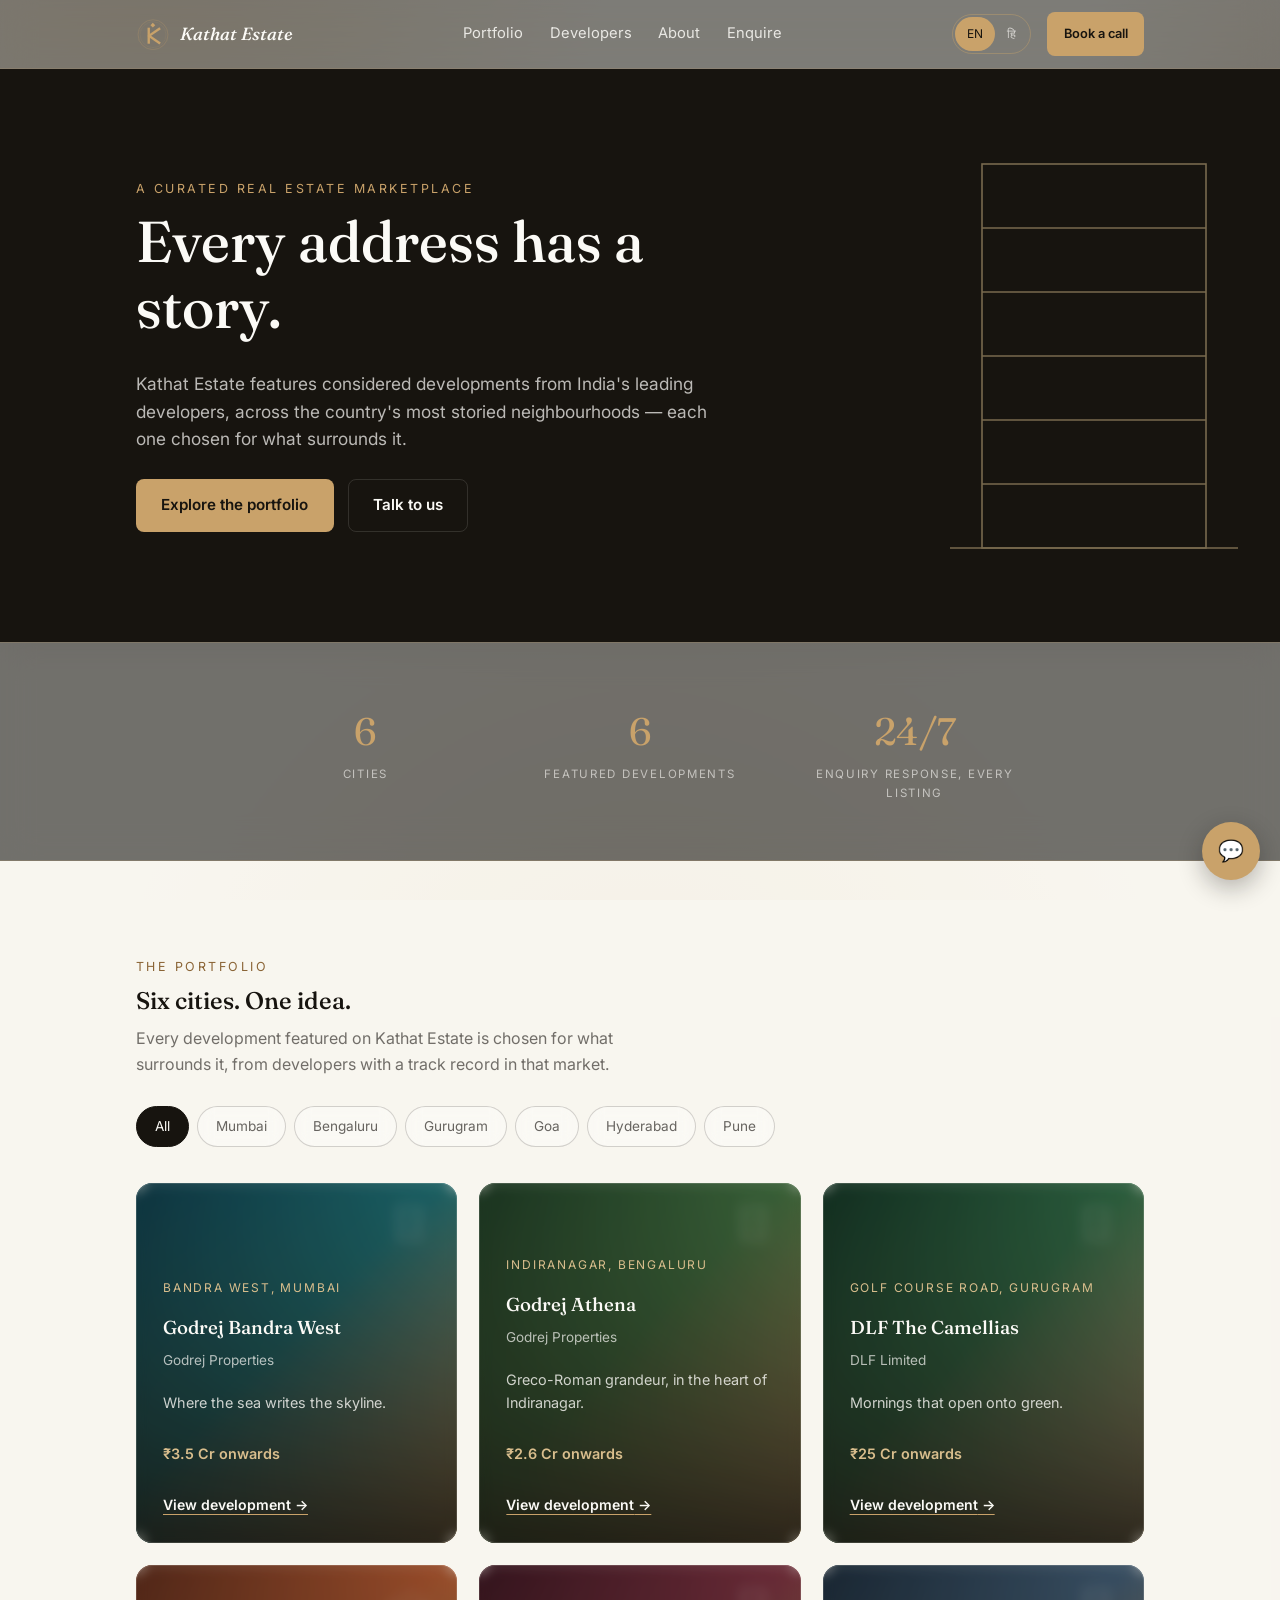
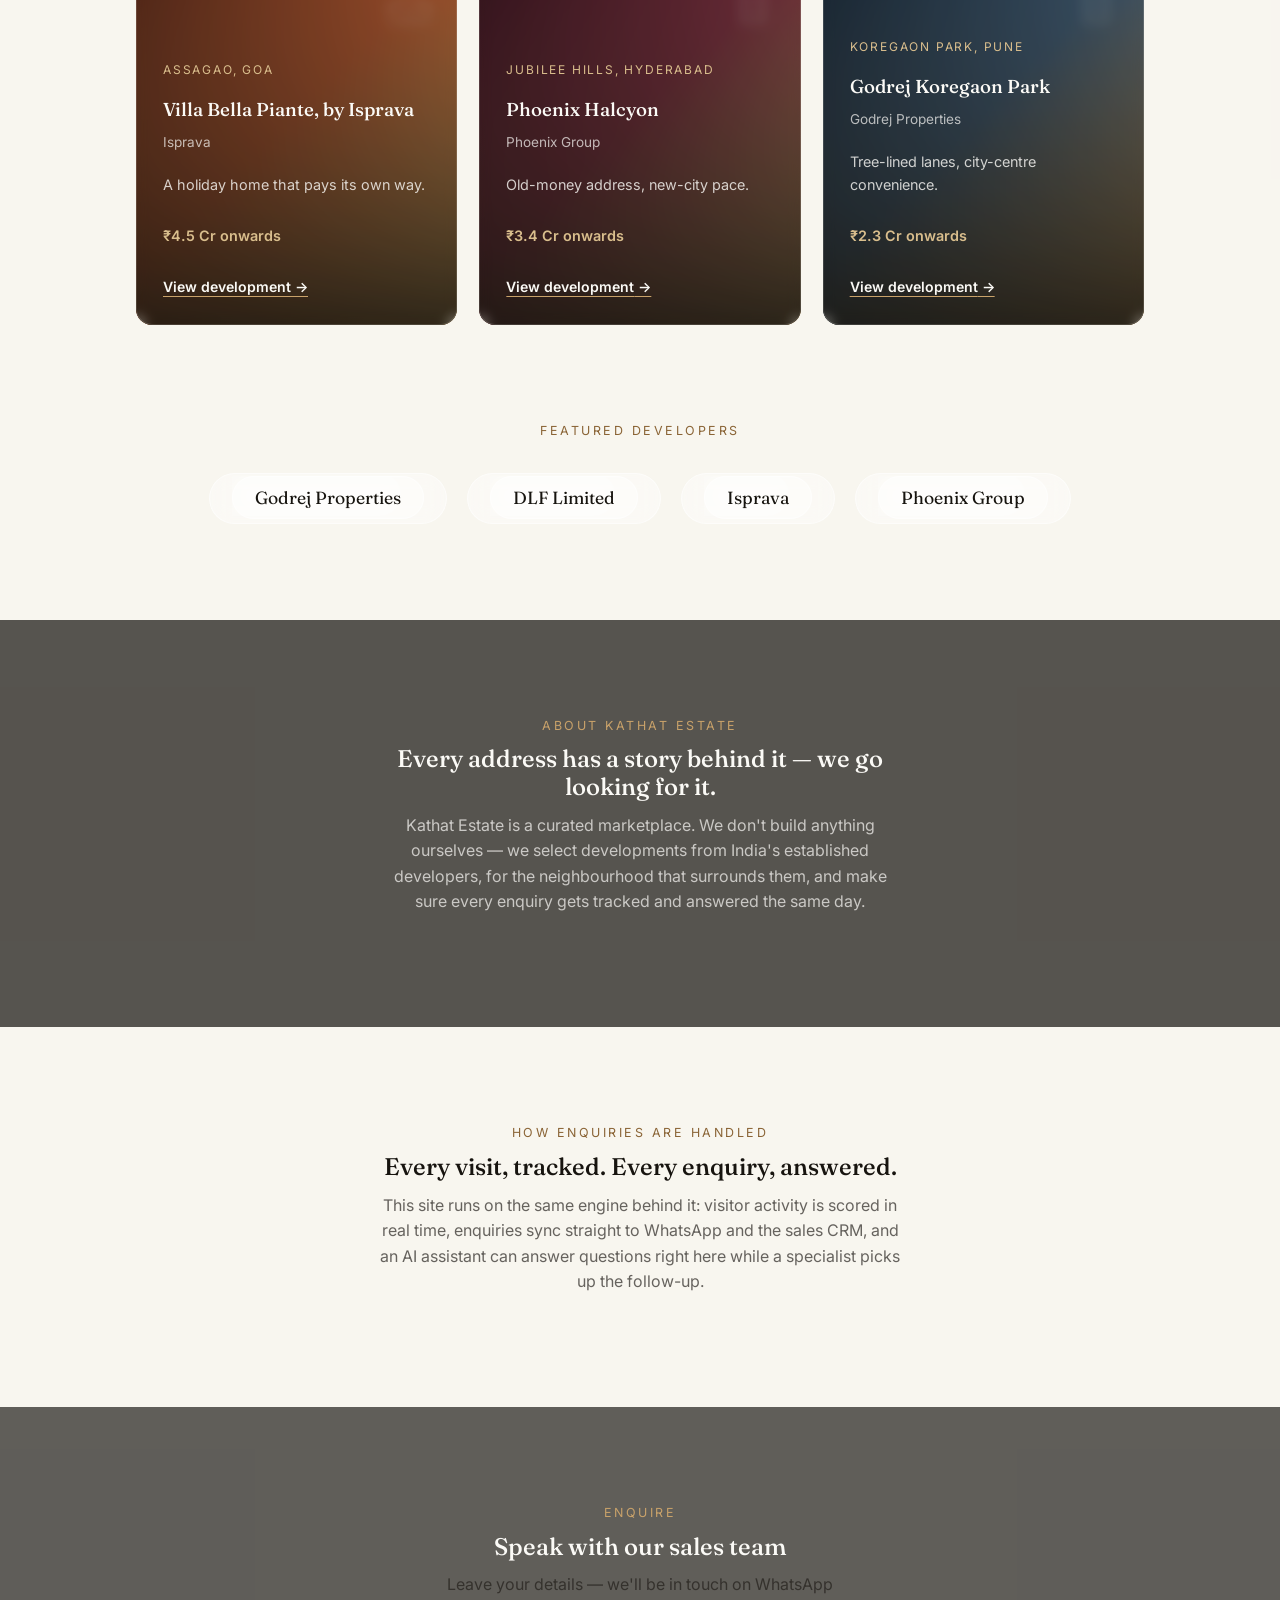
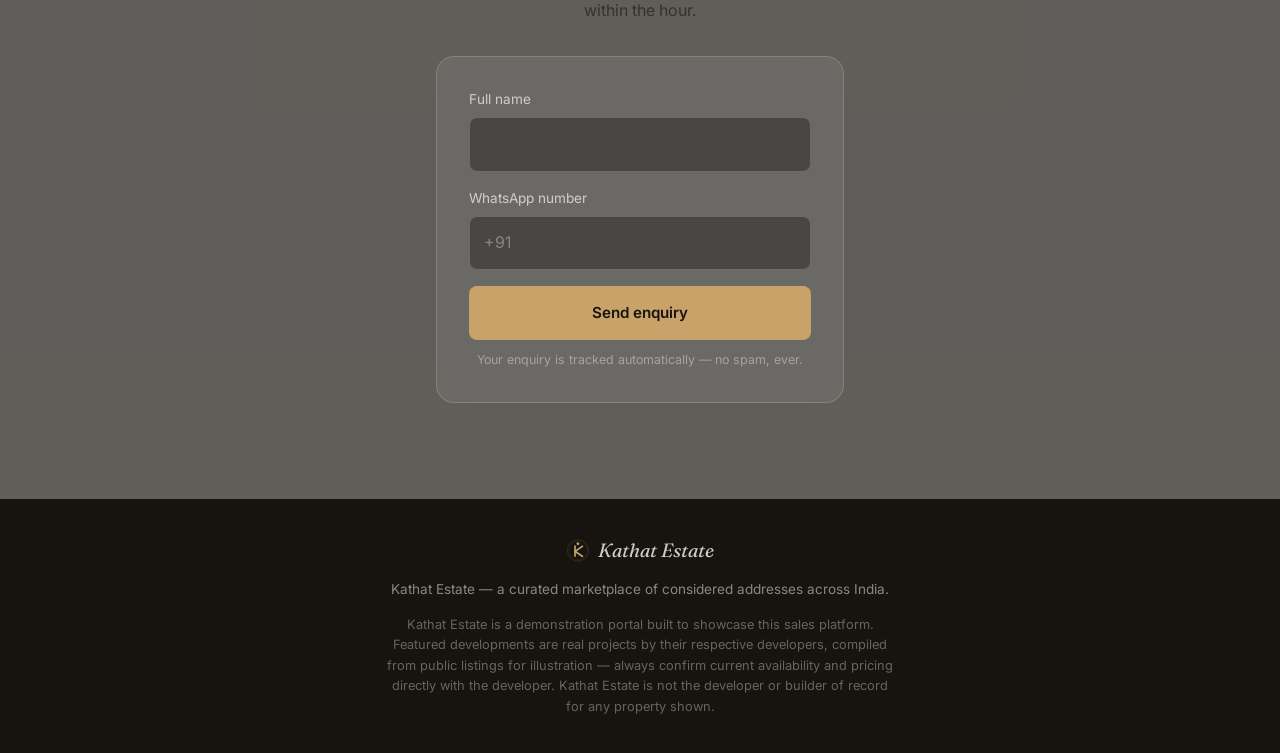
<file: kathat-frontend/index.html>
<!DOCTYPE html>
<html lang="en">
<head>
<meta charset="UTF-8">
<meta name="viewport" content="width=device-width, initial-scale=1">
<link rel="preconnect" href="https://fonts.googleapis.com">
<link rel="preconnect" href="https://fonts.gstatic.com" crossorigin>
<link href="https://fonts.googleapis.com/css2?family=Fraunces:ital,wght@0,400;0,500;0,600;1,500&family=Inter:wght@400;500;600&display=swap" rel="stylesheet">
<link rel="manifest" href="manifest.json">
<link rel="icon" href="favicon.svg" type="image/svg+xml">
<link rel="icon" href="favicon-32.png" sizes="32x32" type="image/png">
<link rel="icon" href="favicon-16.png" sizes="16x16" type="image/png">
<link rel="apple-touch-icon" href="apple-touch-icon.png">
<meta name="theme-color" content="#17140F">
<link rel="stylesheet" href="assets/style.css">

<title>Kathat Estate — A Curated Real Estate Marketplace</title>
<meta name="description" content="Kathat Estate features considered developments from India's leading developers, across the country's most storied neighbourhoods.">

</head>
<body>
<a class="skip-link" href="#main">Skip to content</a>
<header class="nav">
  <div class="nav__inner">
    <a href="index.html" class="nav__brand">
      <img src="assets/logo/mark.svg" alt="" width="34" height="34">
      <span>Kathat Estate</span>
    </a>
    <ul class="nav__links">
      <li><a href="index.html#portfolio"><span data-lang="en">Portfolio</span><span data-lang="hi">पोर्टफोलियो</span></a></li>
      <li><a href="index.html#developers"><span data-lang="en">Developers</span><span data-lang="hi">डेवलपर्स</span></a></li>
      <li><a href="index.html#about"><span data-lang="en">About</span><span data-lang="hi">हमारे बारे में</span></a></li>
      <li><a href="index.html#enquiry"><span data-lang="en">Enquire</span><span data-lang="hi">पूछताछ</span></a></li>
    </ul>
    <div class="nav__right">
      <div class="lang-toggle">
        <button data-lang-btn="en">EN</button>
        <button data-lang-btn="hi">हि</button>
      </div>
      <a href="index.html#enquiry" class="btn btn--gold" style="padding:.55em 1.2em;font-size:.8rem;">
        <span data-lang="en">Book a call</span><span data-lang="hi">कॉल बुक करें</span>
      </a>
    </div>
  </div>
</header>

<main id="main">
  <section id="top" class="hero" style="position:relative;overflow:hidden;">
    <svg viewBox="0 0 200 280" fill="none" stroke="#D9BE8D" stroke-width="1"
     style="position:absolute;right:clamp(-40px,2vw,40px);top:50%;transform:translateY(-50%);width:min(320px,32vw);opacity:.5;">
  <rect x="30" y="20" width="140" height="240"/>
  <line x1="30" y1="60" x2="170" y2="60"/><line x1="30" y1="100" x2="170" y2="100"/>
  <line x1="30" y1="140" x2="170" y2="140"/><line x1="30" y1="180" x2="170" y2="180"/>
  <line x1="30" y1="220" x2="170" y2="220"/>
  <line x1="10" y1="260" x2="190" y2="260"/>
</svg>
    <div class="hero__inner" style="position:relative;z-index:2;">
      <p class="eyebrow"><span data-lang="en">A curated real estate marketplace</span><span data-lang="hi">एक क्यूरेटेड रियल एस्टेट मार्केटप्लेस</span></p>
      <h1><span data-lang="en">Every address has a story.</span><span data-lang="hi">हर पते की एक कहानी है।</span></h1>
      <p class="hero__sub"><span data-lang="en">Kathat Estate features considered developments from India's leading developers, across the country's most storied neighbourhoods — each one chosen for what surrounds it.</span><span data-lang="hi">कठात एस्टेट भारत के अग्रणी डेवलपर्स के सुविचारित प्रोजेक्ट्स को देश के सबसे प्रतिष्ठित इलाकों में पेश करता है — हर एक को उसके आस-पास के लिए चुना गया है।</span></p>
      <div class="hero__ctas">
        <a href="#portfolio" class="btn btn--gold"><span data-lang="en">Explore the portfolio</span><span data-lang="hi">पोर्टफोलियो देखें</span></a>
        <a href="#enquiry" class="btn btn--ghost"><span data-lang="en">Talk to us</span><span data-lang="hi">हमसे बात करें</span></a>
      </div>
    </div>
  </section>

  <section class="stats">
    <div class="stats__grid">
      <div><div class="stats__value">6</div><div class="stats__label"><span data-lang="en">Cities</span><span data-lang="hi">शहर</span></div></div>
      <div><div class="stats__value">6</div><div class="stats__label"><span data-lang="en">Featured developments</span><span data-lang="hi">प्रदर्शित प्रोजेक्ट्स</span></div></div>
      <div><div class="stats__value">24/7</div><div class="stats__label"><span data-lang="en">Enquiry response, every listing</span><span data-lang="hi">हर लिस्टिंग पर पूछताछ का जवाब</span></div></div>
    </div>
  </section>

  <section id="portfolio" class="bg-ivory">
    <div class="wrap">
      <p class="eyebrow eyebrow--dark reveal"><span data-lang="en">The portfolio</span><span data-lang="hi">पोर्टफोलियो</span></p>
      <h2 class="reveal"><span data-lang="en">Six cities. One idea.</span><span data-lang="hi">छह शहर। एक सोच।</span></h2>
      <p class="section-sub reveal"><span data-lang="en">Every development featured on Kathat Estate is chosen for what surrounds it, from developers with a track record in that market.</span><span data-lang="hi">कठात एस्टेट पर हर प्रोजेक्ट उसके आस-पास के इलाके के लिए चुना गया है, उन डेवलपर्स से जिनका उस बाजार में एक सिद्ध रिकॉर्ड है।</span></p>
      <div class="chips" role="group" aria-label="Filter by city">
        <button class="chip" data-city-chip="all" aria-pressed="true"><span data-lang="en">All</span><span data-lang="hi">सभी</span></button><button class="chip" data-city-chip="Mumbai" aria-pressed="false"><span data-lang="en">Mumbai</span><span data-lang="hi">मुंबई</span></button><button class="chip" data-city-chip="Bengaluru" aria-pressed="false"><span data-lang="en">Bengaluru</span><span data-lang="hi">बेंगलुरु</span></button><button class="chip" data-city-chip="Gurugram" aria-pressed="false"><span data-lang="en">Gurugram</span><span data-lang="hi">गुरुग्राम</span></button><button class="chip" data-city-chip="Goa" aria-pressed="false"><span data-lang="en">Goa</span><span data-lang="hi">गोवा</span></button><button class="chip" data-city-chip="Hyderabad" aria-pressed="false"><span data-lang="en">Hyderabad</span><span data-lang="hi">हैदराबाद</span></button><button class="chip" data-city-chip="Pune" aria-pressed="false"><span data-lang="en">Pune</span><span data-lang="hi">पुणे</span></button>
      </div>
      <div class="property-grid">
    <a href="properties/bandra-west.html" class="property-card reveal" data-track-hover="portfolio-bandra-west" data-city-card="Mumbai">
      <div class="property-card__art mood-bandra-west"><svg class="card-icon" viewBox="0 0 100 70" width="56" height="40" stroke="#F6F2E9" stroke-width="1.1" fill="none" opacity="0.85">
        <rect x="30" y="6" width="40" height="60" />
        <line x1="30" y1="22" x2="70" y2="22" /><line x1="30" y1="38" x2="70" y2="38" /><line x1="30" y1="54" x2="70" y2="54" /></svg></div>
      <div class="property-card__glass">
        <p class="property-card__loc"><span data-lang="en">Bandra West</span><span data-lang="hi">बांद्रा वेस्ट</span>, <span data-lang="en">Mumbai</span><span data-lang="hi">मुंबई</span></p>
        <h3>Godrej Bandra West</h3>
        <p class="property-card__dev"><span data-lang="en">Godrej Properties</span><span data-lang="hi">गोदरेज प्रॉपर्टीज</span></p>
        <p class="property-card__tag"><span data-lang="en">Where the sea writes the skyline.</span><span data-lang="hi">जहाँ समंदर आसमान की कहानी लिखता है।</span></p>
        <p class="property-card__price">
          <span data-lang="en">₹3.5 Cr onwards</span>
          <span data-lang="hi">₹3.5 करोड़ से शुरू</span>
        </p>
        <span class="property-card__cta"><span data-lang="en">View development</span><span data-lang="hi">प्रोजेक्ट देखें</span> &rarr;</span>
      </div>
    </a>
    <a href="properties/indiranagar.html" class="property-card reveal" data-track-hover="portfolio-indiranagar" data-city-card="Bengaluru">
      <div class="property-card__art mood-indiranagar"><svg class="card-icon" viewBox="0 0 100 70" width="56" height="40" stroke="#F6F2E9" stroke-width="1.1" fill="none" opacity="0.85">
        <rect x="30" y="6" width="40" height="60" />
        <line x1="30" y1="22" x2="70" y2="22" /><line x1="30" y1="38" x2="70" y2="38" /><line x1="30" y1="54" x2="70" y2="54" /></svg></div>
      <div class="property-card__glass">
        <p class="property-card__loc"><span data-lang="en">Indiranagar</span><span data-lang="hi">इंदिरानगर</span>, <span data-lang="en">Bengaluru</span><span data-lang="hi">बेंगलुरु</span></p>
        <h3>Godrej Athena</h3>
        <p class="property-card__dev"><span data-lang="en">Godrej Properties</span><span data-lang="hi">गोदरेज प्रॉपर्टीज</span></p>
        <p class="property-card__tag"><span data-lang="en">Greco-Roman grandeur, in the heart of Indiranagar.</span><span data-lang="hi">इंदिरानगर के केंद्र में, ग्रीको-रोमन भव्यता।</span></p>
        <p class="property-card__price">
          <span data-lang="en">₹2.6 Cr onwards</span>
          <span data-lang="hi">₹2.6 करोड़ से शुरू</span>
        </p>
        <span class="property-card__cta"><span data-lang="en">View development</span><span data-lang="hi">प्रोजेक्ट देखें</span> &rarr;</span>
      </div>
    </a>
    <a href="properties/golf-course-road.html" class="property-card reveal" data-track-hover="portfolio-golf-course-road" data-city-card="Gurugram">
      <div class="property-card__art mood-golf-course-road"><svg class="card-icon" viewBox="0 0 100 70" width="56" height="40" stroke="#F6F2E9" stroke-width="1.1" fill="none" opacity="0.85">
        <rect x="30" y="6" width="40" height="60" />
        <line x1="30" y1="22" x2="70" y2="22" /><line x1="30" y1="38" x2="70" y2="38" /><line x1="30" y1="54" x2="70" y2="54" /></svg></div>
      <div class="property-card__glass">
        <p class="property-card__loc"><span data-lang="en">Golf Course Road</span><span data-lang="hi">गोल्फ कोर्स रोड</span>, <span data-lang="en">Gurugram</span><span data-lang="hi">गुरुग्राम</span></p>
        <h3>DLF The Camellias</h3>
        <p class="property-card__dev"><span data-lang="en">DLF Limited</span><span data-lang="hi">डीएलएफ लिमिटेड</span></p>
        <p class="property-card__tag"><span data-lang="en">Mornings that open onto green.</span><span data-lang="hi">सुबहें जो हरियाली में खुलती हैं।</span></p>
        <p class="property-card__price">
          <span data-lang="en">₹25 Cr onwards</span>
          <span data-lang="hi">₹25 करोड़ से शुरू</span>
        </p>
        <span class="property-card__cta"><span data-lang="en">View development</span><span data-lang="hi">प्रोजेक्ट देखें</span> &rarr;</span>
      </div>
    </a>
    <a href="properties/assagao.html" class="property-card reveal" data-track-hover="portfolio-assagao" data-city-card="Goa">
      <div class="property-card__art mood-assagao"><svg class="card-icon" viewBox="0 0 100 70" width="56" height="40" stroke="#F6F2E9" stroke-width="1.1" fill="none" opacity="0.85">
        <path d="M8 40 L50 14 L92 40" /><rect x="16" y="40" width="68" height="26" />
        <line x1="40" y1="66" x2="40" y2="48" /><line x1="60" y1="66" x2="60" y2="48" /></svg></div>
      <div class="property-card__glass">
        <p class="property-card__loc"><span data-lang="en">Assagao</span><span data-lang="hi">असगांव</span>, <span data-lang="en">Goa</span><span data-lang="hi">गोवा</span></p>
        <h3>Villa Bella Piante, by Isprava</h3>
        <p class="property-card__dev"><span data-lang="en">Isprava</span><span data-lang="hi">इस्प्रावा</span></p>
        <p class="property-card__tag"><span data-lang="en">A holiday home that pays its own way.</span><span data-lang="hi">एक हॉलिडे होम जो अपना खर्च खुद निकाले।</span></p>
        <p class="property-card__price">
          <span data-lang="en">₹4.5 Cr onwards</span>
          <span data-lang="hi">₹4.5 करोड़ से शुरू</span>
        </p>
        <span class="property-card__cta"><span data-lang="en">View development</span><span data-lang="hi">प्रोजेक्ट देखें</span> &rarr;</span>
      </div>
    </a>
    <a href="properties/jubilee-hills.html" class="property-card reveal" data-track-hover="portfolio-jubilee-hills" data-city-card="Hyderabad">
      <div class="property-card__art mood-jubilee-hills"><svg class="card-icon" viewBox="0 0 100 70" width="56" height="40" stroke="#F6F2E9" stroke-width="1.1" fill="none" opacity="0.85">
        <rect x="30" y="6" width="40" height="60" />
        <line x1="30" y1="22" x2="70" y2="22" /><line x1="30" y1="38" x2="70" y2="38" /><line x1="30" y1="54" x2="70" y2="54" /></svg></div>
      <div class="property-card__glass">
        <p class="property-card__loc"><span data-lang="en">Jubilee Hills</span><span data-lang="hi">जुबली हिल्स</span>, <span data-lang="en">Hyderabad</span><span data-lang="hi">हैदराबाद</span></p>
        <h3>Phoenix Halcyon</h3>
        <p class="property-card__dev"><span data-lang="en">Phoenix Group</span><span data-lang="hi">फीनिक्स ग्रुप</span></p>
        <p class="property-card__tag"><span data-lang="en">Old-money address, new-city pace.</span><span data-lang="hi">पुराना रुतबा, नए शहर की रफ़्तार।</span></p>
        <p class="property-card__price">
          <span data-lang="en">₹3.4 Cr onwards</span>
          <span data-lang="hi">₹3.4 करोड़ से शुरू</span>
        </p>
        <span class="property-card__cta"><span data-lang="en">View development</span><span data-lang="hi">प्रोजेक्ट देखें</span> &rarr;</span>
      </div>
    </a>
    <a href="properties/koregaon-park.html" class="property-card reveal" data-track-hover="portfolio-koregaon-park" data-city-card="Pune">
      <div class="property-card__art mood-koregaon-park"><svg class="card-icon" viewBox="0 0 100 70" width="56" height="40" stroke="#F6F2E9" stroke-width="1.1" fill="none" opacity="0.85">
        <rect x="30" y="6" width="40" height="60" />
        <line x1="30" y1="22" x2="70" y2="22" /><line x1="30" y1="38" x2="70" y2="38" /><line x1="30" y1="54" x2="70" y2="54" /></svg></div>
      <div class="property-card__glass">
        <p class="property-card__loc"><span data-lang="en">Koregaon Park</span><span data-lang="hi">कोरेगांव पार्क</span>, <span data-lang="en">Pune</span><span data-lang="hi">पुणे</span></p>
        <h3>Godrej Koregaon Park</h3>
        <p class="property-card__dev"><span data-lang="en">Godrej Properties</span><span data-lang="hi">गोदरेज प्रॉपर्टीज</span></p>
        <p class="property-card__tag"><span data-lang="en">Tree-lined lanes, city-centre convenience.</span><span data-lang="hi">हरे-भरे रास्ते, शहर के बीचों-बीच सुविधा।</span></p>
        <p class="property-card__price">
          <span data-lang="en">₹2.3 Cr onwards</span>
          <span data-lang="hi">₹2.3 करोड़ से शुरू</span>
        </p>
        <span class="property-card__cta"><span data-lang="en">View development</span><span data-lang="hi">प्रोजेक्ट देखें</span> &rarr;</span>
      </div>
    </a>
      </div>
    </div>
  </section>

  <section id="developers" class="bg-ivory" style="padding-top:0;">
    <div class="wrap">
      <p class="eyebrow eyebrow--dark reveal" style="text-align:center;"><span data-lang="en">Featured developers</span><span data-lang="hi">फ़ीचर्ड डेवलपर्स</span></p>
      <div class="developers reveal">
    <span><span data-lang="en">Godrej Properties</span><span data-lang="hi">गोदरेज प्रॉपर्टीज</span></span>
    <span><span data-lang="en">DLF Limited</span><span data-lang="hi">डीएलएफ लिमिटेड</span></span>
    <span><span data-lang="en">Isprava</span><span data-lang="hi">इस्प्रावा</span></span>
    <span><span data-lang="en">Phoenix Group</span><span data-lang="hi">फीनिक्स ग्रुप</span></span>
      </div>
    </div>
  </section>

  <section id="about" class="bg-ink">
    <div class="wrap reveal" style="max-width:640px;text-align:center;">
      <p class="eyebrow"><span data-lang="en">About Kathat Estate</span><span data-lang="hi">कठात एस्टेट के बारे में</span></p>
      <h2><span data-lang="en">Every address has a story behind it — we go looking for it.</span><span data-lang="hi">हर पते के पीछे एक कहानी होती है — हम उसे ढूंढते हैं।</span></h2>
      <p style="color:rgba(251,250,246,.7);"><span data-lang="en">Kathat Estate is a curated marketplace. We don't build anything ourselves — we select developments from India's established developers, for the neighbourhood that surrounds them, and make sure every enquiry gets tracked and answered the same day.</span><span data-lang="hi">कठात एस्टेट एक क्यूरेटेड मार्केटप्लेस है। हम खुद कुछ नहीं बनाते — हम भारत के स्थापित डेवलपर्स के प्रोजेक्ट्स को चुनते हैं, उस इलाके के लिए जो उन्हें घेरे हुए है, और यह सुनिश्चित करते हैं कि हर पूछताछ उसी दिन ट्रैक और जवाबदेह हो।</span></p>
    </div>
  </section>

  <section class="bg-ivory">
    <div class="wrap reveal" style="max-width:640px;text-align:center;">
      <p class="eyebrow eyebrow--dark"><span data-lang="en">How enquiries are handled</span><span data-lang="hi">पूछताछ कैसे हैंडल होती है</span></p>
      <h2><span data-lang="en">Every visit, tracked. Every enquiry, answered.</span><span data-lang="hi">हर विज़िट ट्रैक होती है। हर पूछताछ का जवाब मिलता है।</span></h2>
      <p style="color:rgba(23,20,15,.65);"><span data-lang="en">This site runs on the same engine behind it: visitor activity is scored in real time, enquiries sync straight to WhatsApp and the sales CRM, and an AI assistant can answer questions right here while a specialist picks up the follow-up.</span><span data-lang="hi">यह वेबसाइट उसी इंजन पर चलती है जो इसके पीछे है: विज़िटर गतिविधि रियल-टाइम में स्कोर होती है, पूछताछ सीधे व्हाट्सएप और सेल्स CRM में जाती है, और यहीं एक AI सहायक सवालों का जवाब दे सकता है, जबतक कि हमारी टीम खुद फ़ॉलो-अप करती है।</span></p>
    </div>
  </section>

  <section id="enquiry" class="enquiry">
  <div class="enquiry__box reveal">
    <p class="eyebrow"><span data-lang="en">Enquire</span><span data-lang="hi">पूछताछ</span></p>
    <h2><span data-lang="en">Speak with our sales team</span><span data-lang="hi">हमारी सेल्स टीम से बात करें</span></h2>
    <p class="section-sub"><span data-lang="en">Leave your details — we'll be in touch on WhatsApp within the hour.</span><span data-lang="hi">अपनी जानकारी दें — हम एक घंटे के भीतर व्हाट्सएप पर संपर्क करेंगे।</span></p>

    <div class="enquiry__panel">
      <form class="enquiry-form">
        <label>
          <span data-lang="en">Full name</span><span data-lang="hi">पूरा नाम</span>
          <input required type="text" name="name">
        </label>
        <label>
          <span data-lang="en">WhatsApp number</span><span data-lang="hi">व्हाट्सएप नंबर</span>
          <input required type="tel" name="phone" placeholder="+91">
        </label>
        
        <button type="submit" class="btn btn--gold btn--full">
          <span data-lang="en">Send enquiry</span><span data-lang="hi">पूछताछ भेजें</span>
        </button>
        <p class="note"><span data-lang="en">Your enquiry is tracked automatically — no spam, ever.</span><span data-lang="hi">आपकी पूछताछ स्वचालित रूप से ट्रैक होती है — कभी स्पैम नहीं।</span></p>
      </form>
      <div class="enquiry-success" hidden>
        <span data-lang="en">Thank you — our team will reach out on WhatsApp shortly.</span><span data-lang="hi">धन्यवाद — हमारी टीम जल्द ही व्हाट्सएप पर संपर्क करेगी।</span>
      </div>
    </div>
  </div>
</section>

</main>
<footer class="footer">
  <p class="footer__brand"><img src="assets/logo/mark.svg" alt=""><span>Kathat Estate</span></p>
  <p><span data-lang="en">Kathat Estate — a curated marketplace of considered addresses across India.</span><span data-lang="hi">कठात एस्टेट — भारत भर के सुविचारित पतों का एक क्यूरेटेड मार्केटप्लेस।</span></p>
  <p class="footer__fine"><span data-lang="en">Kathat Estate is a demonstration portal built to showcase this sales platform. Featured developments are real projects by their respective developers, compiled from public listings for illustration — always confirm current availability and pricing directly with the developer. Kathat Estate is not the developer or builder of record for any property shown.</span><span data-lang="hi">कठात एस्टेट इस सेल्स प्लेटफॉर्म को प्रदर्शित करने के लिए बनाया गया एक डेमो पोर्टल है। प्रदर्शित प्रोजेक्ट्स संबंधित डेवलपर्स की वास्तविक परियोजनाएं हैं, जो सार्वजनिक लिस्टिंग से संकलित की गई हैं — कृपया मौजूदा उपलब्धता और कीमत की पुष्टि सीधे डेवलपर से करें। कठात एस्टेट किसी भी दिखाई गई प्रॉपर्टी का डेवलपर या बिल्डर नहीं है।</span></p>
</footer>

<button class="chat-launcher" aria-label="Ask Kathat">💬</button>
<div class="chat-panel" hidden>
  <div class="chat-panel__head"><span data-lang="en">Ask Kathat</span><span data-lang="hi">कठात से पूछें</span></div>
  <div class="chat-panel__body"></div>
  <form class="chat-panel__form">
    <input type="text" placeholder="Ask about a development, pricing, or book a visit…" required>
    <button type="submit"><span data-lang="en">Send</span><span data-lang="hi">भेजें</span></button>
  </form>
</div>


<script src="assets/config.js"></script>
<script src="assets/pixel.js" defer></script>
<script src="assets/main.js" defer></script>
<script src="assets/interactions.js" defer></script>

</body>
</html>
</file>
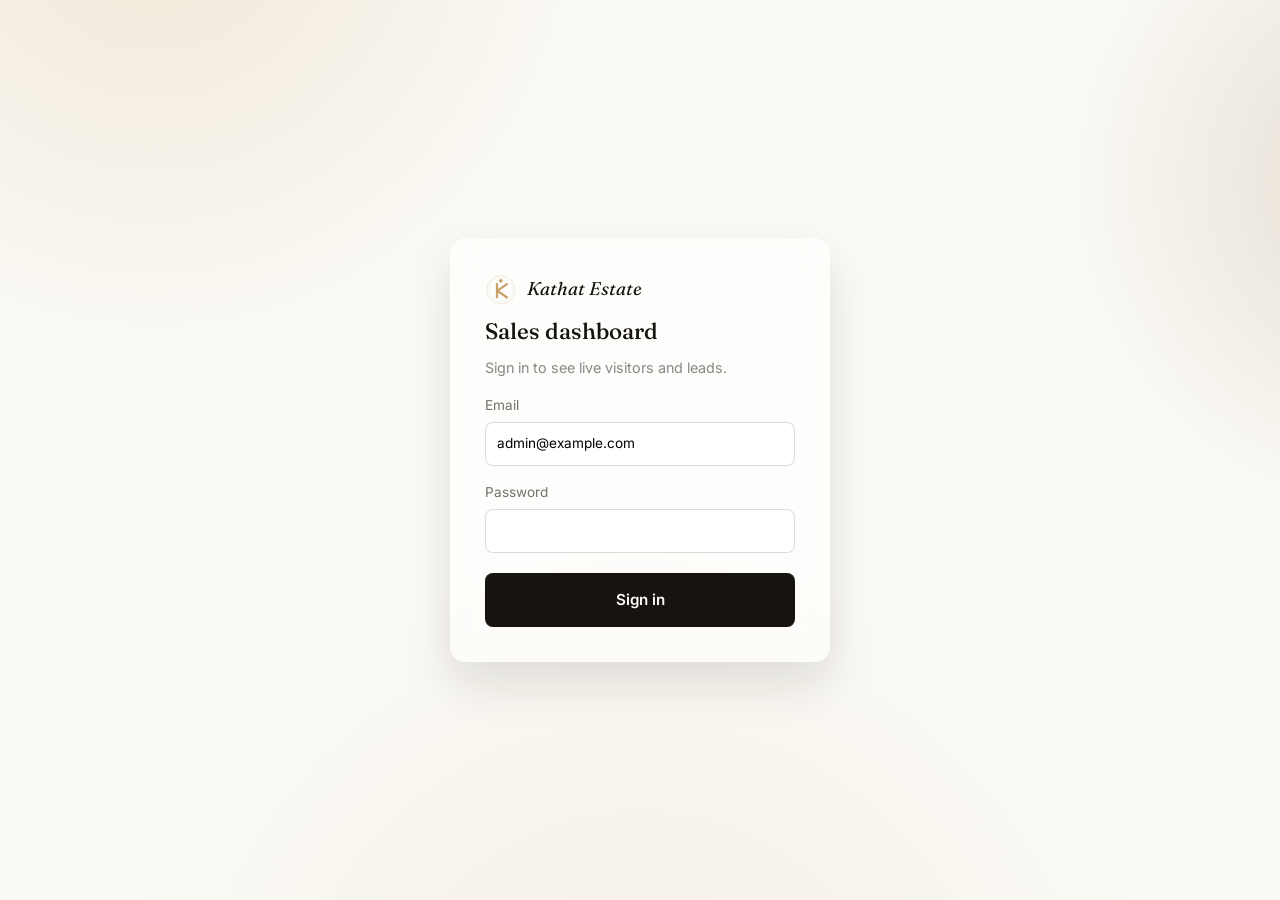
<file: kathat-frontend/dashboard.html>
<!DOCTYPE html>
<html lang="en">
<head>
<meta charset="UTF-8">
<meta name="viewport" content="width=device-width, initial-scale=1">
<link href="https://fonts.googleapis.com/css2?family=Fraunces:wght@400;500;600&family=Inter:wght@400;500;600&display=swap" rel="stylesheet">
<link rel="stylesheet" href="assets/style.css">
<link rel="icon" href="favicon.svg" type="image/svg+xml">
<link rel="icon" href="favicon-32.png" sizes="32x32" type="image/png">
<link rel="apple-touch-icon" href="apple-touch-icon.png">
<meta name="theme-color" content="#17140F">
<title>Sales dashboard — Kathat Estate</title>
<meta name="robots" content="noindex, nofollow">
</head>
<body>
<div id="dash-login" class="dash-login">
  <form id="dash-login-form">
    <div style="display:flex;align-items:center;gap:10px;margin-bottom:6px;">
      <img src="assets/logo/mark.svg" alt="" width="32" height="32">
      <span style="font-family:var(--font-display);font-style:italic;font-size:1.15rem;">Kathat Estate</span>
    </div>
    <h1 style="font-size:1.4rem;margin-top:14px;">Sales dashboard</h1>
    <p style="color:rgba(23,20,15,.5);font-size:.9rem;margin-top:4px;">Sign in to see live visitors and leads.</p>
    <label>Email
      <input id="dash-email" type="email" required value="admin@example.com">
    </label>
    <label>Password
      <input id="dash-password" type="password" required>
    </label>
    <p id="dash-login-error" class="error" hidden>Incorrect email or password.</p>
    <button type="submit" class="btn btn--full" style="background:#17140F;color:#FBFAF6;margin-top:20px;">Sign in</button>
  </form>
</div>

<div id="dash-main" class="dash-wrap" hidden>
  <div class="dash-head">
    <div>
      <h1 style="font-size:1.8rem;">Sales dashboard</h1>
      <p class="dash-status"><span id="dash-status-dot" class="dash-dot"></span><span id="dash-status-text">Connecting…</span></p>
    </div>
    <button id="dash-signout" class="btn" style="border:1px solid rgba(23,20,15,.15);">Sign out</button>
  </div>

  <div class="dash-stats">
    <div class="dash-stat"><div class="dash-stat__value" id="stat-live">—</div><div class="dash-stat__label">Live visitors</div></div>
    <div class="dash-stat"><div class="dash-stat__value" id="stat-qualified">—</div><div class="dash-stat__label">Qualified leads</div></div>
    <div class="dash-stat"><div class="dash-stat__value" id="stat-total">—</div><div class="dash-stat__label">Total leads</div></div>
    <div class="dash-stat"><div class="dash-stat__value" id="stat-stages">—</div><div class="dash-stat__label">Pipeline stages</div></div>
  </div>

  <div class="dash-grid">
    <div>
      <h2 style="font-size:.85rem;text-transform:uppercase;letter-spacing:.08em;color:rgba(23,20,15,.5);margin-bottom:12px;">Leads</h2>
      <div class="dash-table-wrap">
        <table class="dash-table">
          <thead><tr><th>Contact</th><th>Source</th><th>Score</th><th>Status</th></tr></thead>
          <tbody id="leads-tbody"></tbody>
        </table>
      </div>
    </div>
    <div>
      <h2 style="font-size:.85rem;text-transform:uppercase;letter-spacing:.08em;color:rgba(23,20,15,.5);margin-bottom:12px;">Live activity</h2>
      <div class="live-feed" id="live-feed"><p class="empty" style="color:rgba(23,20,15,.4);font-size:.9rem;">Waiting for activity…</p></div>
    </div>
  </div>
</div>

<script src="assets/config.js"></script>
<script src="assets/dashboard.js" defer></script>
<script src="assets/interactions.js" defer></script>

</body>
</html>
</file>
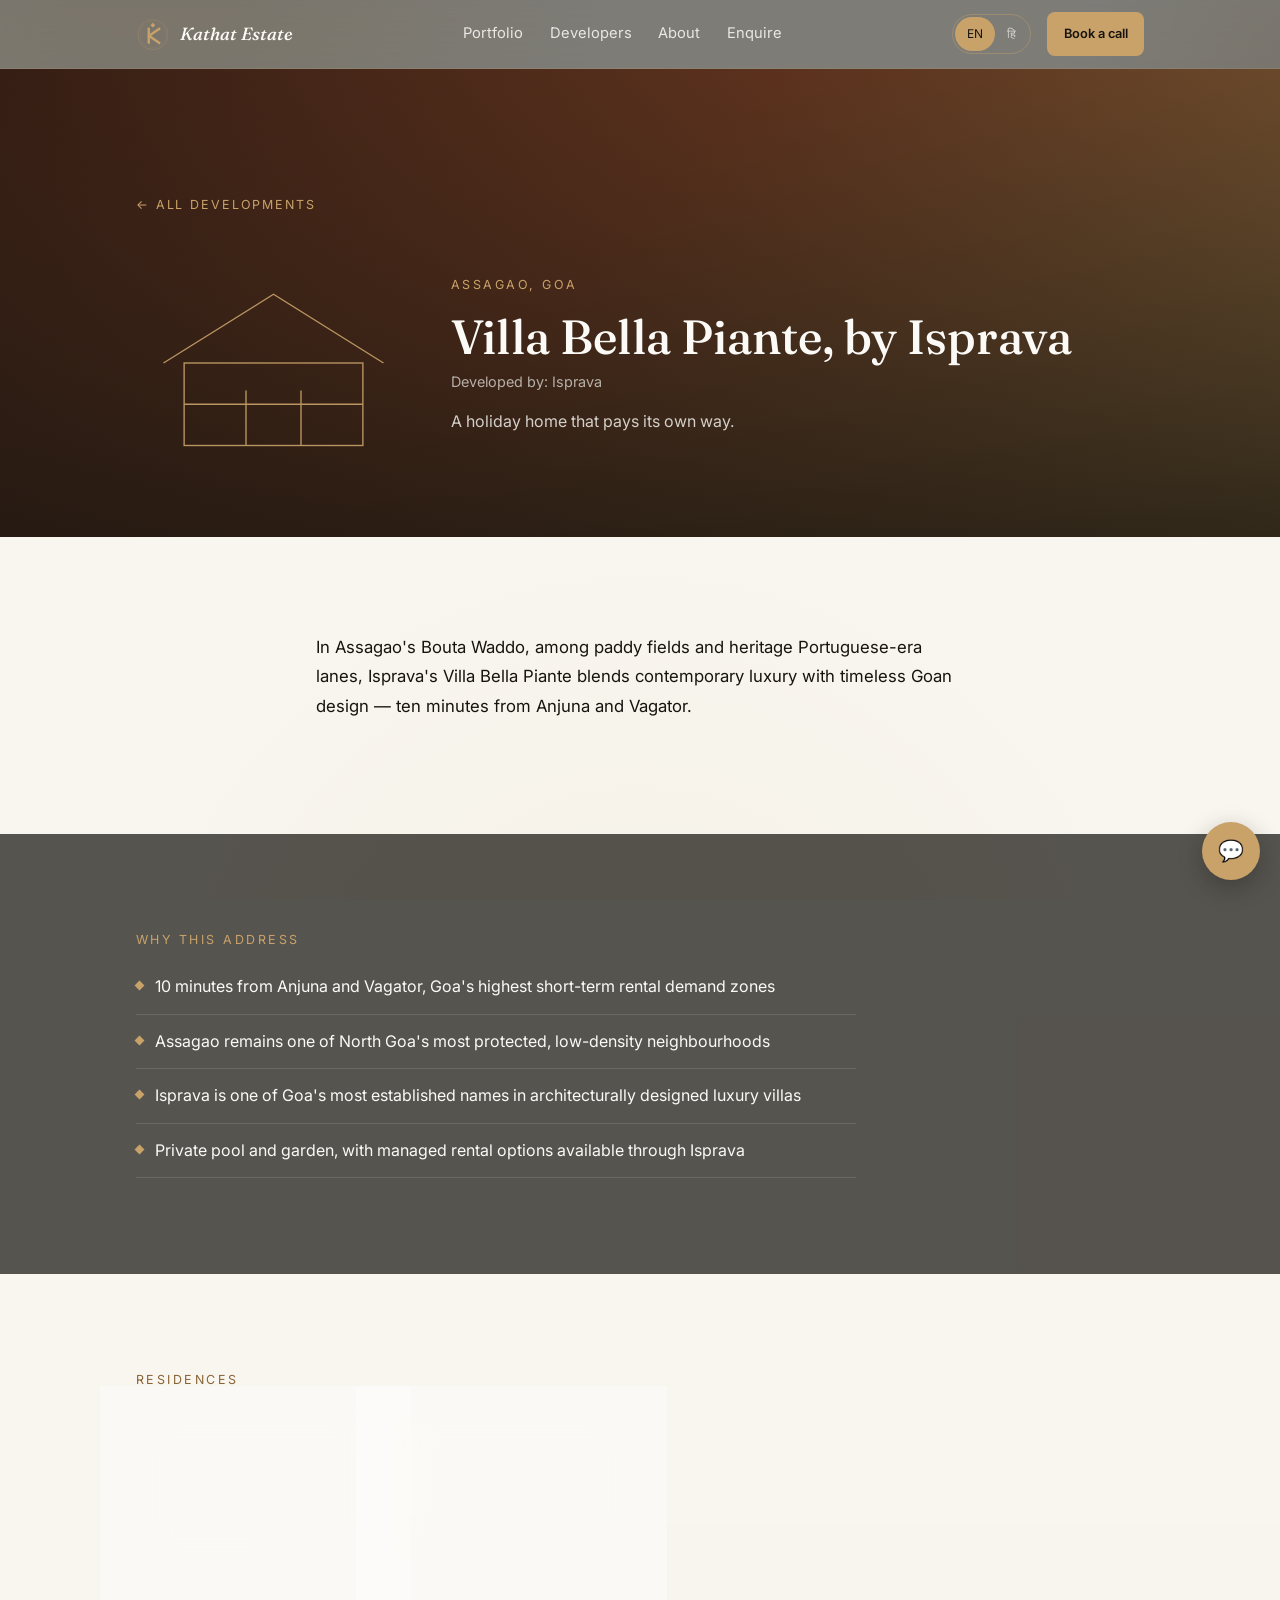
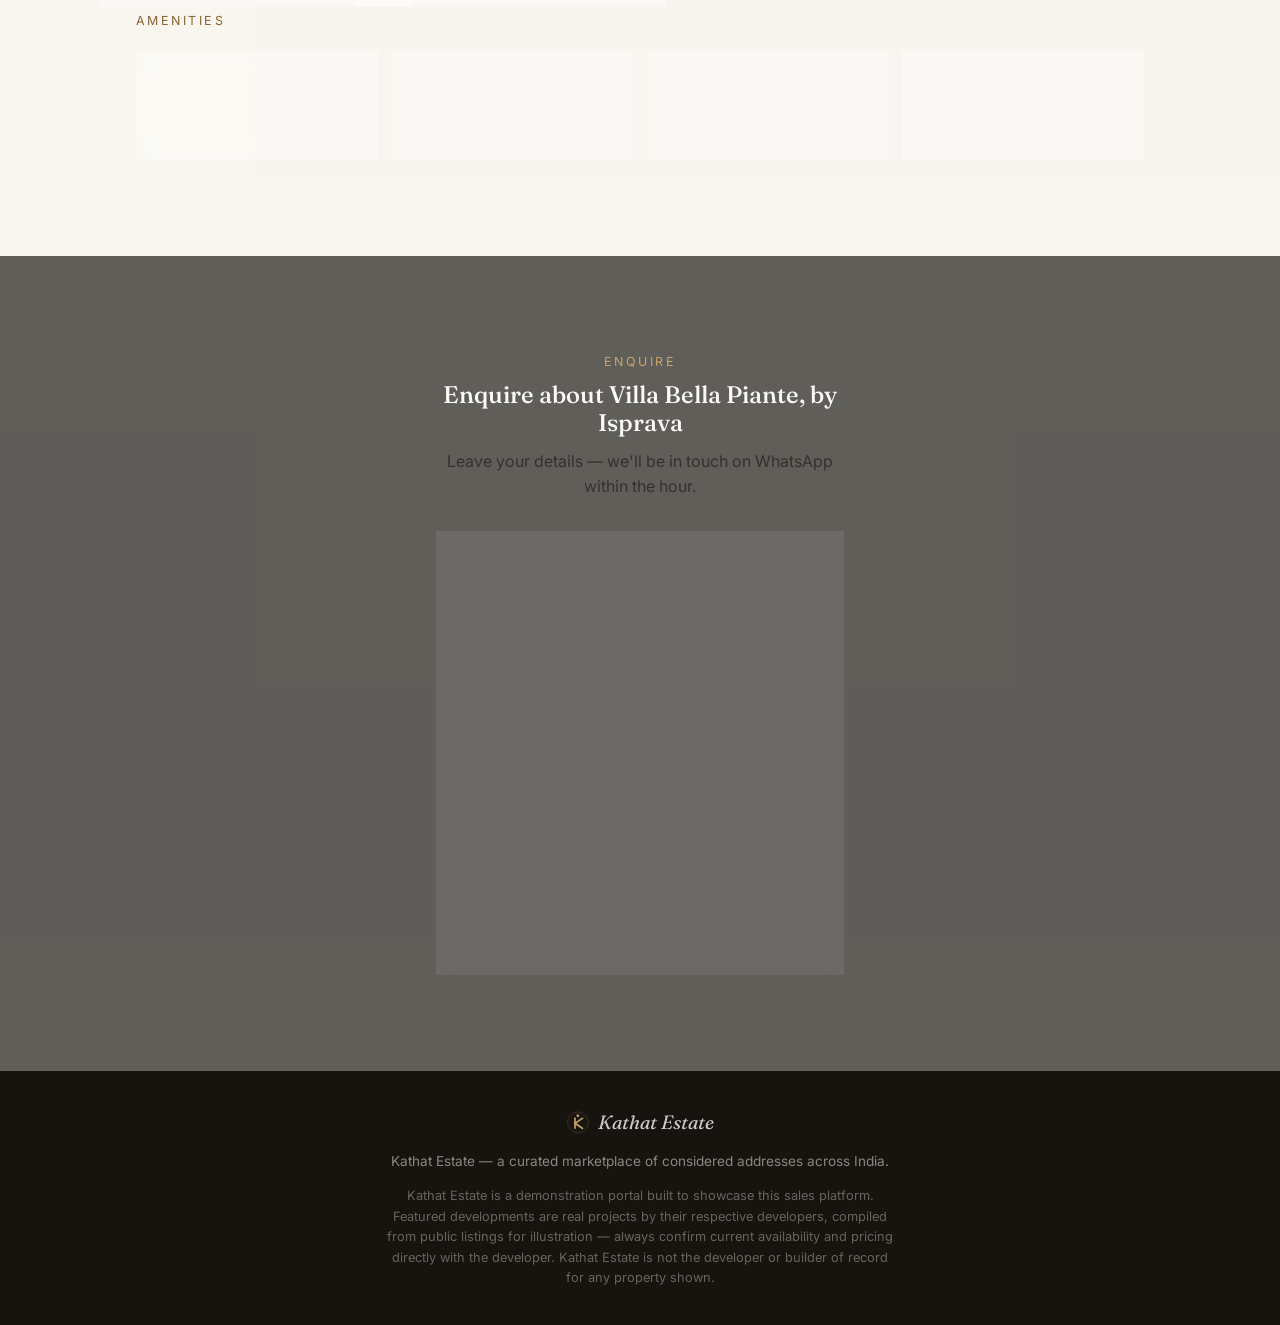
<file: kathat-frontend/properties/assagao.html>
<!DOCTYPE html>
<html lang="en">
<head>
<meta charset="UTF-8">
<meta name="viewport" content="width=device-width, initial-scale=1">
<link rel="preconnect" href="https://fonts.googleapis.com">
<link rel="preconnect" href="https://fonts.gstatic.com" crossorigin>
<link href="https://fonts.googleapis.com/css2?family=Fraunces:ital,wght@0,400;0,500;0,600;1,500&family=Inter:wght@400;500;600&display=swap" rel="stylesheet">
<link rel="manifest" href="../manifest.json">
<link rel="icon" href="../favicon.svg" type="image/svg+xml">
<link rel="icon" href="../favicon-32.png" sizes="32x32" type="image/png">
<link rel="icon" href="../favicon-16.png" sizes="16x16" type="image/png">
<link rel="apple-touch-icon" href="../apple-touch-icon.png">
<meta name="theme-color" content="#17140F">
<link rel="stylesheet" href="../assets/style.css">

<title>Villa Bella Piante, by Isprava — Kathat Estate</title>
<meta name="description" content="In Assagao's Bouta Waddo, among paddy fields and heritage Portuguese-era lanes, Isprava's Villa Bella Piante blends contemporary luxury with timeless Goan design — ten minutes from Anjuna and Vagator.">

</head>
<body>
<a class="skip-link" href="#main">Skip to content</a>
<header class="nav">
  <div class="nav__inner">
    <a href="../index.html" class="nav__brand">
      <img src="../assets/logo/mark.svg" alt="" width="34" height="34">
      <span>Kathat Estate</span>
    </a>
    <ul class="nav__links">
      <li><a href="../index.html#portfolio"><span data-lang="en">Portfolio</span><span data-lang="hi">पोर्टफोलियो</span></a></li>
      <li><a href="../index.html#developers"><span data-lang="en">Developers</span><span data-lang="hi">डेवलपर्स</span></a></li>
      <li><a href="../index.html#about"><span data-lang="en">About</span><span data-lang="hi">हमारे बारे में</span></a></li>
      <li><a href="../index.html#enquiry"><span data-lang="en">Enquire</span><span data-lang="hi">पूछताछ</span></a></li>
    </ul>
    <div class="nav__right">
      <div class="lang-toggle">
        <button data-lang-btn="en">EN</button>
        <button data-lang-btn="hi">हि</button>
      </div>
      <a href="../index.html#enquiry" class="btn btn--gold" style="padding:.55em 1.2em;font-size:.8rem;">
        <span data-lang="en">Book a call</span><span data-lang="hi">कॉल बुक करें</span>
      </a>
    </div>
  </div>
</header>

<main id="main">
  <section class="prop-hero">
    <div class="prop-hero__bg mood-assagao"></div>
    <div class="wrap">
      <a href="../index.html#portfolio" class="back-link">&larr; <span data-lang="en">All developments</span><span data-lang="hi">सभी प्रोजेक्ट्स</span></a>
      <div class="prop-hero__row reveal">
        <svg class="prop-hero__art" viewBox="0 0 200 160" stroke="#C9A26A" stroke-width="1" fill="none">
      <path d="M20 80 L100 30 L180 80" />
      <rect x="35" y="80" width="130" height="60" />
      <line x1="80" y1="140" x2="80" y2="100" />
      <line x1="120" y1="140" x2="120" y2="100" />
      <line x1="35" y1="110" x2="165" y2="110" />
    </svg>
        <div>
          <p class="eyebrow"><span data-lang="en">Assagao</span><span data-lang="hi">असगांव</span>, <span data-lang="en">Goa</span><span data-lang="hi">गोवा</span></p>
          <h1>Villa Bella Piante, by Isprava</h1>
          <p class="prop-hero__dev"><span data-lang="en">Developed by</span><span data-lang="hi">डेवलपर</span>: <span data-lang="en">Isprava</span><span data-lang="hi">इस्प्रावा</span></p>
          <p class="prop-hero__tag"><span data-lang="en">A holiday home that pays its own way.</span><span data-lang="hi">एक हॉलिडे होम जो अपना खर्च खुद निकाले।</span></p>
        </div>
      </div>
    </div>
  </section>

  <section class="bg-ivory">
    <div class="wrap reveal" style="max-width:760px;">
      <p style="font-size:1.05rem;line-height:1.75;"><span data-lang="en">In Assagao's Bouta Waddo, among paddy fields and heritage Portuguese-era lanes, Isprava's Villa Bella Piante blends contemporary luxury with timeless Goan design — ten minutes from Anjuna and Vagator.</span><span data-lang="hi">असगांव के बौता वाडो में, धान के खेतों और पुरानी पुर्तगाली-युग की गलियों के बीच, इस्प्रावा की विला बेला पियांटे समकालीन लक्ज़री को कालातीत गोवा शैली के साथ जोड़ती है — अंजुना और वागाटोर से दस मिनट की दूरी पर।</span></p>
    </div>
  </section>

  <section class="bg-ink">
    <div class="wrap reveal">
      <p class="eyebrow"><span data-lang="en">Why this address</span><span data-lang="hi">यह पता क्यों चुनें</span></p>
      <ul class="feature-list">
      <li><span class="dot"></span><span><span data-lang="en">10 minutes from Anjuna and Vagator, Goa's highest short-term rental demand zones</span><span data-lang="hi">अंजुना और वागाटोर से 10 मिनट, गोवा के सबसे ज़्यादा शॉर्ट-टर्म रेंटल डिमांड वाले इलाके</span></span></li>
      <li><span class="dot"></span><span><span data-lang="en">Assagao remains one of North Goa's most protected, low-density neighbourhoods</span><span data-lang="hi">असगांव अब भी उत्तर गोवा के सबसे संरक्षित, कम घनत्व वाले इलाकों में से एक है</span></span></li>
      <li><span class="dot"></span><span><span data-lang="en">Isprava is one of Goa's most established names in architecturally designed luxury villas</span><span data-lang="hi">इस्प्रावा गोवा के आर्किटेक्ट-डिज़ाइन लक्ज़री विला में सबसे स्थापित नामों में से एक है</span></span></li>
      <li><span class="dot"></span><span><span data-lang="en">Private pool and garden, with managed rental options available through Isprava</span><span data-lang="hi">प्राइवेट पूल और गार्डन, इस्प्रावा के ज़रिए मैनेज्ड रेंटल विकल्प उपलब्ध</span></span></li>
      </ul>
    </div>
  </section>

  <section class="bg-ivory">
    <div class="wrap reveal">
      <p class="eyebrow eyebrow--dark"><span data-lang="en">Residences</span><span data-lang="hi">रेज़िडेंस</span></p>
      <div class="units-grid">
    <div class="unit-card">
      <h3><span data-lang="en">3 BR Villa</span><span data-lang="hi">3 बेडरूम विला</span></h3>
      <p class="unit-card__size">2,800–3,400 <span data-lang="en">sq.ft.</span><span data-lang="hi">वर्ग फुट</span></p>
      <p class="unit-card__price">
        <span data-lang="en">₹4.5 Cr onwards</span>
        <span data-lang="hi">₹4.5 करोड़ से शुरू</span>
      </p>
    </div>
    <div class="unit-card">
      <h3><span data-lang="en">4 BR Villa</span><span data-lang="hi">4 बेडरूम विला</span></h3>
      <p class="unit-card__size">3,800–4,500 <span data-lang="en">sq.ft.</span><span data-lang="hi">वर्ग फुट</span></p>
      <p class="unit-card__price">
        <span data-lang="en">₹6.2 Cr onwards</span>
        <span data-lang="hi">₹6.2 करोड़ से शुरू</span>
      </p>
    </div>
      </div>

      <p class="eyebrow eyebrow--dark" style="margin-top:48px;"><span data-lang="en">Amenities</span><span data-lang="hi">सुविधाएं</span></p>
      <div class="amenities-grid">
    <div><span class="dot"></span><span data-lang="en">Private swimming pool</span><span data-lang="hi">प्राइवेट स्विमिंग पूल</span></div>
    <div><span class="dot"></span><span data-lang="en">Landscaped garden</span><span data-lang="hi">लैंडस्केप्ड गार्डन</span></div>
    <div><span class="dot"></span><span data-lang="en">Contemporary interiors with Goan-Portuguese detailing</span><span data-lang="hi">गोवा-पुर्तगाली डिटेलिंग के साथ समकालीन इंटीरियर</span></div>
    <div><span class="dot"></span><span data-lang="en">Managed rental program</span><span data-lang="hi">मैनेज्ड रेंटल प्रोग्राम</span></div>
      </div>
    </div>
  </section>

  <section id="enquiry" class="enquiry">
  <div class="enquiry__box reveal">
    <p class="eyebrow"><span data-lang="en">Enquire</span><span data-lang="hi">पूछताछ</span></p>
    <h2><span data-lang="en">Enquire about Villa Bella Piante, by Isprava</span><span data-lang="hi">इसके बारे में पूछताछ करें</span></h2>
    <p class="section-sub"><span data-lang="en">Leave your details — we'll be in touch on WhatsApp within the hour.</span><span data-lang="hi">अपनी जानकारी दें — हम एक घंटे के भीतर व्हाट्सएप पर संपर्क करेंगे।</span></p>

    <div class="enquiry__panel">
      <form class="enquiry-form" data-property="assagao">
        <label>
          <span data-lang="en">Full name</span><span data-lang="hi">पूरा नाम</span>
          <input required type="text" name="name">
        </label>
        <label>
          <span data-lang="en">WhatsApp number</span><span data-lang="hi">व्हाट्सएप नंबर</span>
          <input required type="tel" name="phone" placeholder="+91">
        </label>
        <label>
              <span data-lang="en">Interested in</span><span data-lang="hi">किसमें रुचि है</span>
              <select name="unit"><option value="3 BR Villa">3 BR Villa</option><option value="4 BR Villa">4 BR Villa</option></select>
            </label>
        <button type="submit" class="btn btn--gold btn--full">
          <span data-lang="en">Send enquiry</span><span data-lang="hi">पूछताछ भेजें</span>
        </button>
        <p class="note"><span data-lang="en">Your enquiry is tracked automatically — no spam, ever.</span><span data-lang="hi">आपकी पूछताछ स्वचालित रूप से ट्रैक होती है — कभी स्पैम नहीं।</span></p>
      </form>
      <div class="enquiry-success" hidden>
        <span data-lang="en">Thank you — our team will reach out on WhatsApp shortly.</span><span data-lang="hi">धन्यवाद — हमारी टीम जल्द ही व्हाट्सएप पर संपर्क करेगी।</span>
      </div>
    </div>
  </div>
</section>

</main>
<footer class="footer">
  <p class="footer__brand"><img src="../assets/logo/mark.svg" alt=""><span>Kathat Estate</span></p>
  <p><span data-lang="en">Kathat Estate — a curated marketplace of considered addresses across India.</span><span data-lang="hi">कठात एस्टेट — भारत भर के सुविचारित पतों का एक क्यूरेटेड मार्केटप्लेस।</span></p>
  <p class="footer__fine"><span data-lang="en">Kathat Estate is a demonstration portal built to showcase this sales platform. Featured developments are real projects by their respective developers, compiled from public listings for illustration — always confirm current availability and pricing directly with the developer. Kathat Estate is not the developer or builder of record for any property shown.</span><span data-lang="hi">कठात एस्टेट इस सेल्स प्लेटफॉर्म को प्रदर्शित करने के लिए बनाया गया एक डेमो पोर्टल है। प्रदर्शित प्रोजेक्ट्स संबंधित डेवलपर्स की वास्तविक परियोजनाएं हैं, जो सार्वजनिक लिस्टिंग से संकलित की गई हैं — कृपया मौजूदा उपलब्धता और कीमत की पुष्टि सीधे डेवलपर से करें। कठात एस्टेट किसी भी दिखाई गई प्रॉपर्टी का डेवलपर या बिल्डर नहीं है।</span></p>
</footer>

<button class="chat-launcher" aria-label="Ask Kathat">💬</button>
<div class="chat-panel" hidden data-property-name="Villa Bella Piante, by Isprava">
  <div class="chat-panel__head"><span data-lang="en">Ask Kathat</span><span data-lang="hi">कठात से पूछें</span></div>
  <div class="chat-panel__body"></div>
  <form class="chat-panel__form">
    <input type="text" placeholder="Ask about pricing, or book a visit…" required>
    <button type="submit"><span data-lang="en">Send</span><span data-lang="hi">भेजें</span></button>
  </form>
</div>


<script src="../assets/config.js"></script>
<script src="../assets/pixel.js" defer></script>
<script src="../assets/main.js" defer></script>
<script src="../assets/interactions.js" defer></script>

</body>
</html>
</file>
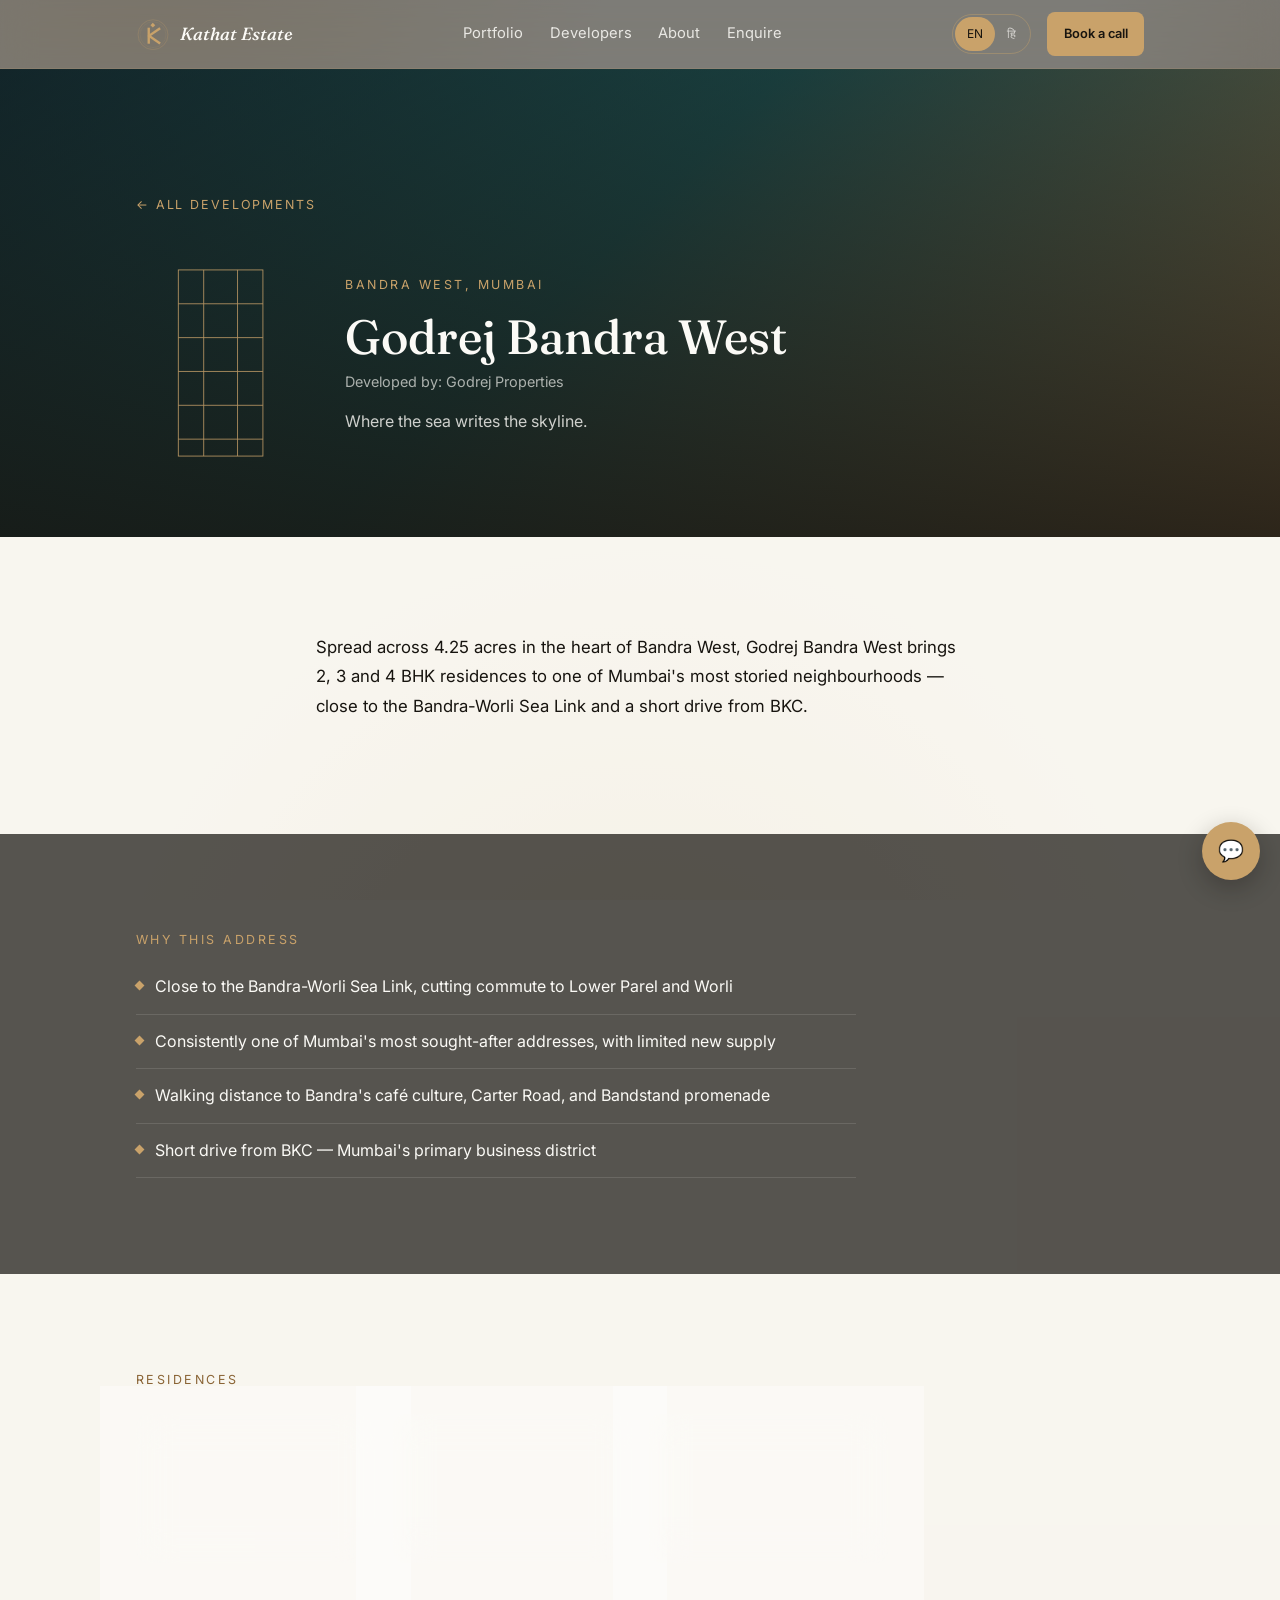
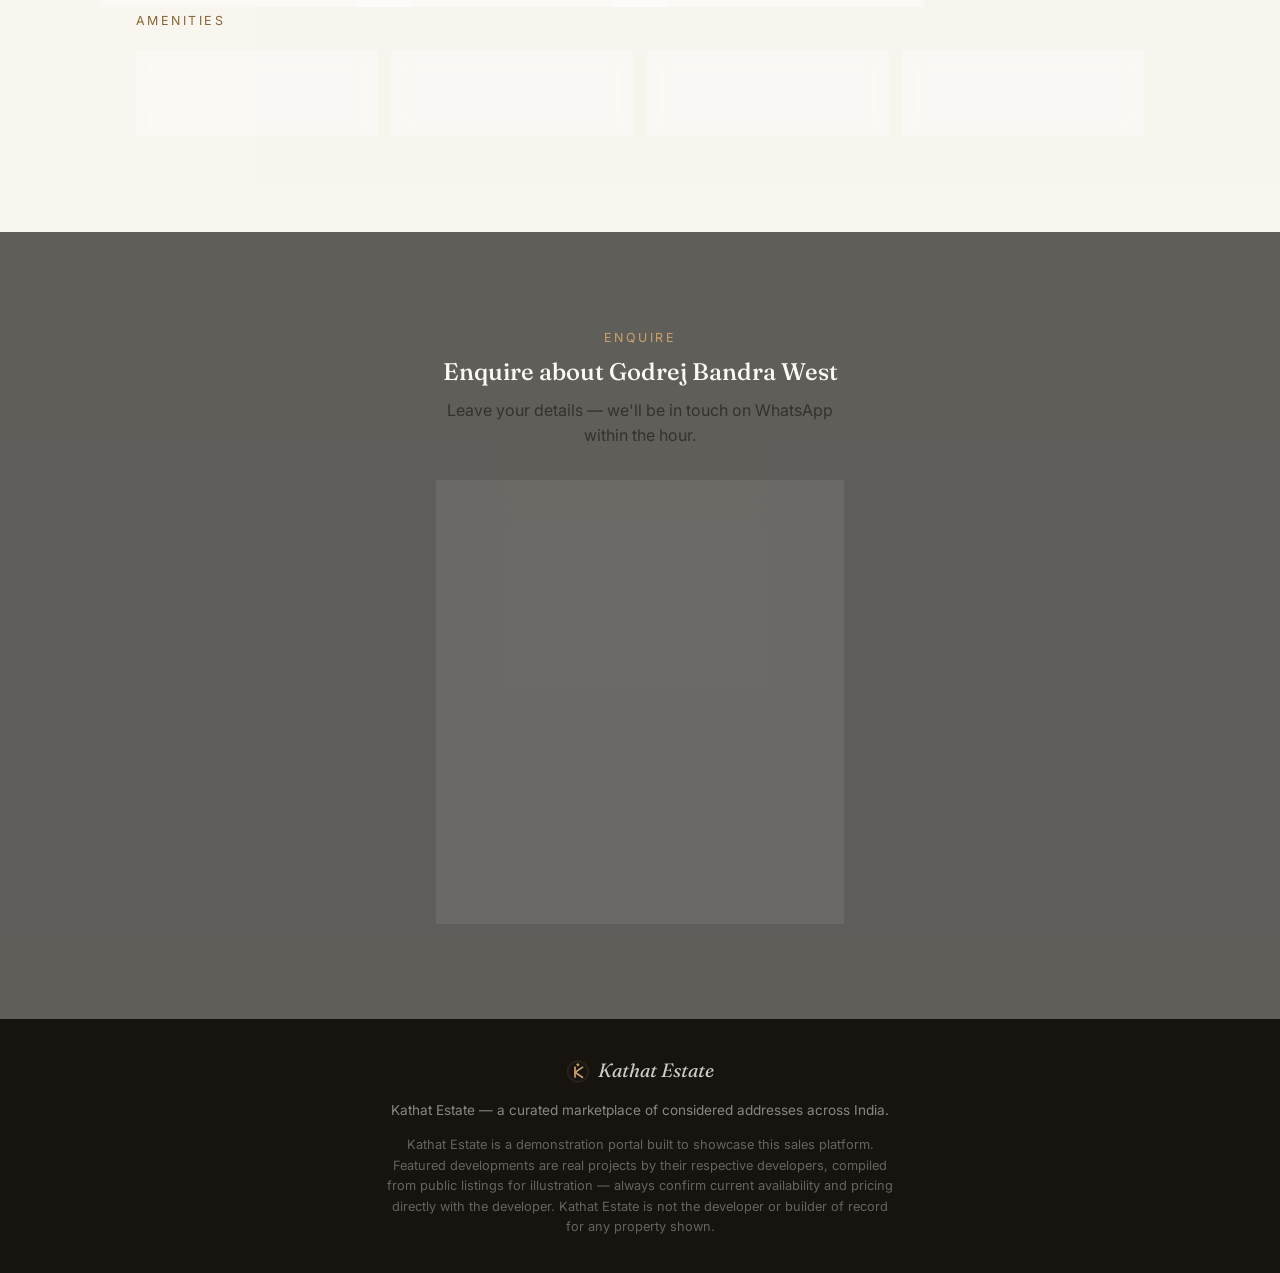
<file: kathat-frontend/properties/bandra-west.html>
<!DOCTYPE html>
<html lang="en">
<head>
<meta charset="UTF-8">
<meta name="viewport" content="width=device-width, initial-scale=1">
<link rel="preconnect" href="https://fonts.googleapis.com">
<link rel="preconnect" href="https://fonts.gstatic.com" crossorigin>
<link href="https://fonts.googleapis.com/css2?family=Fraunces:ital,wght@0,400;0,500;0,600;1,500&family=Inter:wght@400;500;600&display=swap" rel="stylesheet">
<link rel="manifest" href="../manifest.json">
<link rel="icon" href="../favicon.svg" type="image/svg+xml">
<link rel="icon" href="../favicon-32.png" sizes="32x32" type="image/png">
<link rel="icon" href="../favicon-16.png" sizes="16x16" type="image/png">
<link rel="apple-touch-icon" href="../apple-touch-icon.png">
<meta name="theme-color" content="#17140F">
<link rel="stylesheet" href="../assets/style.css">

<title>Godrej Bandra West — Kathat Estate</title>
<meta name="description" content="Spread across 4.25 acres in the heart of Bandra West, Godrej Bandra West brings 2, 3 and 4 BHK residences to one of Mumbai's most storied neighbourhoods — close to the Bandra-Worli Sea Link and a short drive from BKC.">

</head>
<body>
<a class="skip-link" href="#main">Skip to content</a>
<header class="nav">
  <div class="nav__inner">
    <a href="../index.html" class="nav__brand">
      <img src="../assets/logo/mark.svg" alt="" width="34" height="34">
      <span>Kathat Estate</span>
    </a>
    <ul class="nav__links">
      <li><a href="../index.html#portfolio"><span data-lang="en">Portfolio</span><span data-lang="hi">पोर्टफोलियो</span></a></li>
      <li><a href="../index.html#developers"><span data-lang="en">Developers</span><span data-lang="hi">डेवलपर्स</span></a></li>
      <li><a href="../index.html#about"><span data-lang="en">About</span><span data-lang="hi">हमारे बारे में</span></a></li>
      <li><a href="../index.html#enquiry"><span data-lang="en">Enquire</span><span data-lang="hi">पूछताछ</span></a></li>
    </ul>
    <div class="nav__right">
      <div class="lang-toggle">
        <button data-lang-btn="en">EN</button>
        <button data-lang-btn="hi">हि</button>
      </div>
      <a href="../index.html#enquiry" class="btn btn--gold" style="padding:.55em 1.2em;font-size:.8rem;">
        <span data-lang="en">Book a call</span><span data-lang="hi">कॉल बुक करें</span>
      </a>
    </div>
  </div>
</header>

<main id="main">
  <section class="prop-hero">
    <div class="prop-hero__bg mood-bandra-west"></div>
    <div class="wrap">
      <a href="../index.html#portfolio" class="back-link">&larr; <span data-lang="en">All developments</span><span data-lang="hi">सभी प्रोजेक्ट्स</span></a>
      <div class="prop-hero__row reveal">
        <svg class="prop-hero__art" viewBox="0 0 200 260" stroke="#C9A26A" stroke-width="1" fill="none">
      <rect x="50" y="20" width="100" height="220" />
      <line x1="50" y1="60" x2="150" y2="60" /><line x1="50" y1="100" x2="150" y2="100" />
      <line x1="50" y1="140" x2="150" y2="140" /><line x1="50" y1="180" x2="150" y2="180" />
      <line x1="50" y1="220" x2="150" y2="220" />
      <line x1="80" y1="20" x2="80" y2="240" /><line x1="120" y1="20" x2="120" y2="240" />
    </svg>
        <div>
          <p class="eyebrow"><span data-lang="en">Bandra West</span><span data-lang="hi">बांद्रा वेस्ट</span>, <span data-lang="en">Mumbai</span><span data-lang="hi">मुंबई</span></p>
          <h1>Godrej Bandra West</h1>
          <p class="prop-hero__dev"><span data-lang="en">Developed by</span><span data-lang="hi">डेवलपर</span>: <span data-lang="en">Godrej Properties</span><span data-lang="hi">गोदरेज प्रॉपर्टीज</span></p>
          <p class="prop-hero__tag"><span data-lang="en">Where the sea writes the skyline.</span><span data-lang="hi">जहाँ समंदर आसमान की कहानी लिखता है।</span></p>
        </div>
      </div>
    </div>
  </section>

  <section class="bg-ivory">
    <div class="wrap reveal" style="max-width:760px;">
      <p style="font-size:1.05rem;line-height:1.75;"><span data-lang="en">Spread across 4.25 acres in the heart of Bandra West, Godrej Bandra West brings 2, 3 and 4 BHK residences to one of Mumbai's most storied neighbourhoods — close to the Bandra-Worli Sea Link and a short drive from BKC.</span><span data-lang="hi">बांद्रा वेस्ट के केंद्र में 4.25 एकड़ में फैला, गोदरेज बांद्रा वेस्ट मुंबई के सबसे प्रतिष्ठित इलाकों में से एक में 2, 3 और 4 बीएचके रेजिडेंस लेकर आता है — बांद्रा-वर्ली सी लिंक के करीब और बीकेसी से थोड़ी दूरी पर।</span></p>
    </div>
  </section>

  <section class="bg-ink">
    <div class="wrap reveal">
      <p class="eyebrow"><span data-lang="en">Why this address</span><span data-lang="hi">यह पता क्यों चुनें</span></p>
      <ul class="feature-list">
      <li><span class="dot"></span><span><span data-lang="en">Close to the Bandra-Worli Sea Link, cutting commute to Lower Parel and Worli</span><span data-lang="hi">बांद्रा-वर्ली सी लिंक के करीब, लोअर परेल और वर्ली तक का सफर आसान</span></span></li>
      <li><span class="dot"></span><span><span data-lang="en">Consistently one of Mumbai's most sought-after addresses, with limited new supply</span><span data-lang="hi">नई सप्लाई सीमित होने के कारण मुंबई के सबसे मांग वाले पतों में से एक</span></span></li>
      <li><span class="dot"></span><span><span data-lang="en">Walking distance to Bandra's café culture, Carter Road, and Bandstand promenade</span><span data-lang="hi">बांद्रा की कैफे संस्कृति, कार्टर रोड और बैंडस्टैंड प्रॉमेनेड से पैदल दूरी</span></span></li>
      <li><span class="dot"></span><span><span data-lang="en">Short drive from BKC — Mumbai's primary business district</span><span data-lang="hi">मुंबई के प्रमुख बिज़नेस डिस्ट्रिक्ट बीकेसी से थोड़ी दूरी</span></span></li>
      </ul>
    </div>
  </section>

  <section class="bg-ivory">
    <div class="wrap reveal">
      <p class="eyebrow eyebrow--dark"><span data-lang="en">Residences</span><span data-lang="hi">रेज़िडेंस</span></p>
      <div class="units-grid">
    <div class="unit-card">
      <h3><span data-lang="en">2 BHK</span><span data-lang="hi">2 बीएचके</span></h3>
      <p class="unit-card__size">740–950 <span data-lang="en">sq.ft.</span><span data-lang="hi">वर्ग फुट</span></p>
      <p class="unit-card__price">
        <span data-lang="en">₹3.5 Cr onwards</span>
        <span data-lang="hi">₹3.5 करोड़ से शुरू</span>
      </p>
    </div>
    <div class="unit-card">
      <h3><span data-lang="en">3 BHK</span><span data-lang="hi">3 बीएचके</span></h3>
      <p class="unit-card__size">1,050–1,400 <span data-lang="en">sq.ft.</span><span data-lang="hi">वर्ग फुट</span></p>
      <p class="unit-card__price">
        <span data-lang="en">₹5.2 Cr onwards</span>
        <span data-lang="hi">₹5.2 करोड़ से शुरू</span>
      </p>
    </div>
    <div class="unit-card">
      <h3><span data-lang="en">4 BHK</span><span data-lang="hi">4 बीएचके</span></h3>
      <p class="unit-card__size">1,600–2,100 <span data-lang="en">sq.ft.</span><span data-lang="hi">वर्ग फुट</span></p>
      <p class="unit-card__price">
        <span data-lang="en">₹8.4 Cr onwards</span>
        <span data-lang="hi">₹8.4 करोड़ से शुरू</span>
      </p>
    </div>
      </div>

      <p class="eyebrow eyebrow--dark" style="margin-top:48px;"><span data-lang="en">Amenities</span><span data-lang="hi">सुविधाएं</span></p>
      <div class="amenities-grid">
    <div><span class="dot"></span><span data-lang="en">Landscaped podium gardens</span><span data-lang="hi">लैंडस्केप्ड पोडियम गार्डन</span></div>
    <div><span class="dot"></span><span data-lang="en">Clubhouse with pool</span><span data-lang="hi">पूल के साथ क्लबहाउस</span></div>
    <div><span class="dot"></span><span data-lang="en">Wellness spa & gym</span><span data-lang="hi">वेलनेस स्पा और जिम</span></div>
    <div><span class="dot"></span><span data-lang="en">24-hour concierge & security</span><span data-lang="hi">24 घंटे कॉन्सियर्ज और सुरक्षा</span></div>
      </div>
    </div>
  </section>

  <section id="enquiry" class="enquiry">
  <div class="enquiry__box reveal">
    <p class="eyebrow"><span data-lang="en">Enquire</span><span data-lang="hi">पूछताछ</span></p>
    <h2><span data-lang="en">Enquire about Godrej Bandra West</span><span data-lang="hi">इसके बारे में पूछताछ करें</span></h2>
    <p class="section-sub"><span data-lang="en">Leave your details — we'll be in touch on WhatsApp within the hour.</span><span data-lang="hi">अपनी जानकारी दें — हम एक घंटे के भीतर व्हाट्सएप पर संपर्क करेंगे।</span></p>

    <div class="enquiry__panel">
      <form class="enquiry-form" data-property="bandra-west">
        <label>
          <span data-lang="en">Full name</span><span data-lang="hi">पूरा नाम</span>
          <input required type="text" name="name">
        </label>
        <label>
          <span data-lang="en">WhatsApp number</span><span data-lang="hi">व्हाट्सएप नंबर</span>
          <input required type="tel" name="phone" placeholder="+91">
        </label>
        <label>
              <span data-lang="en">Interested in</span><span data-lang="hi">किसमें रुचि है</span>
              <select name="unit"><option value="2 BHK">2 BHK</option><option value="3 BHK">3 BHK</option><option value="4 BHK">4 BHK</option></select>
            </label>
        <button type="submit" class="btn btn--gold btn--full">
          <span data-lang="en">Send enquiry</span><span data-lang="hi">पूछताछ भेजें</span>
        </button>
        <p class="note"><span data-lang="en">Your enquiry is tracked automatically — no spam, ever.</span><span data-lang="hi">आपकी पूछताछ स्वचालित रूप से ट्रैक होती है — कभी स्पैम नहीं।</span></p>
      </form>
      <div class="enquiry-success" hidden>
        <span data-lang="en">Thank you — our team will reach out on WhatsApp shortly.</span><span data-lang="hi">धन्यवाद — हमारी टीम जल्द ही व्हाट्सएप पर संपर्क करेगी।</span>
      </div>
    </div>
  </div>
</section>

</main>
<footer class="footer">
  <p class="footer__brand"><img src="../assets/logo/mark.svg" alt=""><span>Kathat Estate</span></p>
  <p><span data-lang="en">Kathat Estate — a curated marketplace of considered addresses across India.</span><span data-lang="hi">कठात एस्टेट — भारत भर के सुविचारित पतों का एक क्यूरेटेड मार्केटप्लेस।</span></p>
  <p class="footer__fine"><span data-lang="en">Kathat Estate is a demonstration portal built to showcase this sales platform. Featured developments are real projects by their respective developers, compiled from public listings for illustration — always confirm current availability and pricing directly with the developer. Kathat Estate is not the developer or builder of record for any property shown.</span><span data-lang="hi">कठात एस्टेट इस सेल्स प्लेटफॉर्म को प्रदर्शित करने के लिए बनाया गया एक डेमो पोर्टल है। प्रदर्शित प्रोजेक्ट्स संबंधित डेवलपर्स की वास्तविक परियोजनाएं हैं, जो सार्वजनिक लिस्टिंग से संकलित की गई हैं — कृपया मौजूदा उपलब्धता और कीमत की पुष्टि सीधे डेवलपर से करें। कठात एस्टेट किसी भी दिखाई गई प्रॉपर्टी का डेवलपर या बिल्डर नहीं है।</span></p>
</footer>

<button class="chat-launcher" aria-label="Ask Kathat">💬</button>
<div class="chat-panel" hidden data-property-name="Godrej Bandra West">
  <div class="chat-panel__head"><span data-lang="en">Ask Kathat</span><span data-lang="hi">कठात से पूछें</span></div>
  <div class="chat-panel__body"></div>
  <form class="chat-panel__form">
    <input type="text" placeholder="Ask about pricing, or book a visit…" required>
    <button type="submit"><span data-lang="en">Send</span><span data-lang="hi">भेजें</span></button>
  </form>
</div>


<script src="../assets/config.js"></script>
<script src="../assets/pixel.js" defer></script>
<script src="../assets/main.js" defer></script>
<script src="../assets/interactions.js" defer></script>

</body>
</html>
</file>
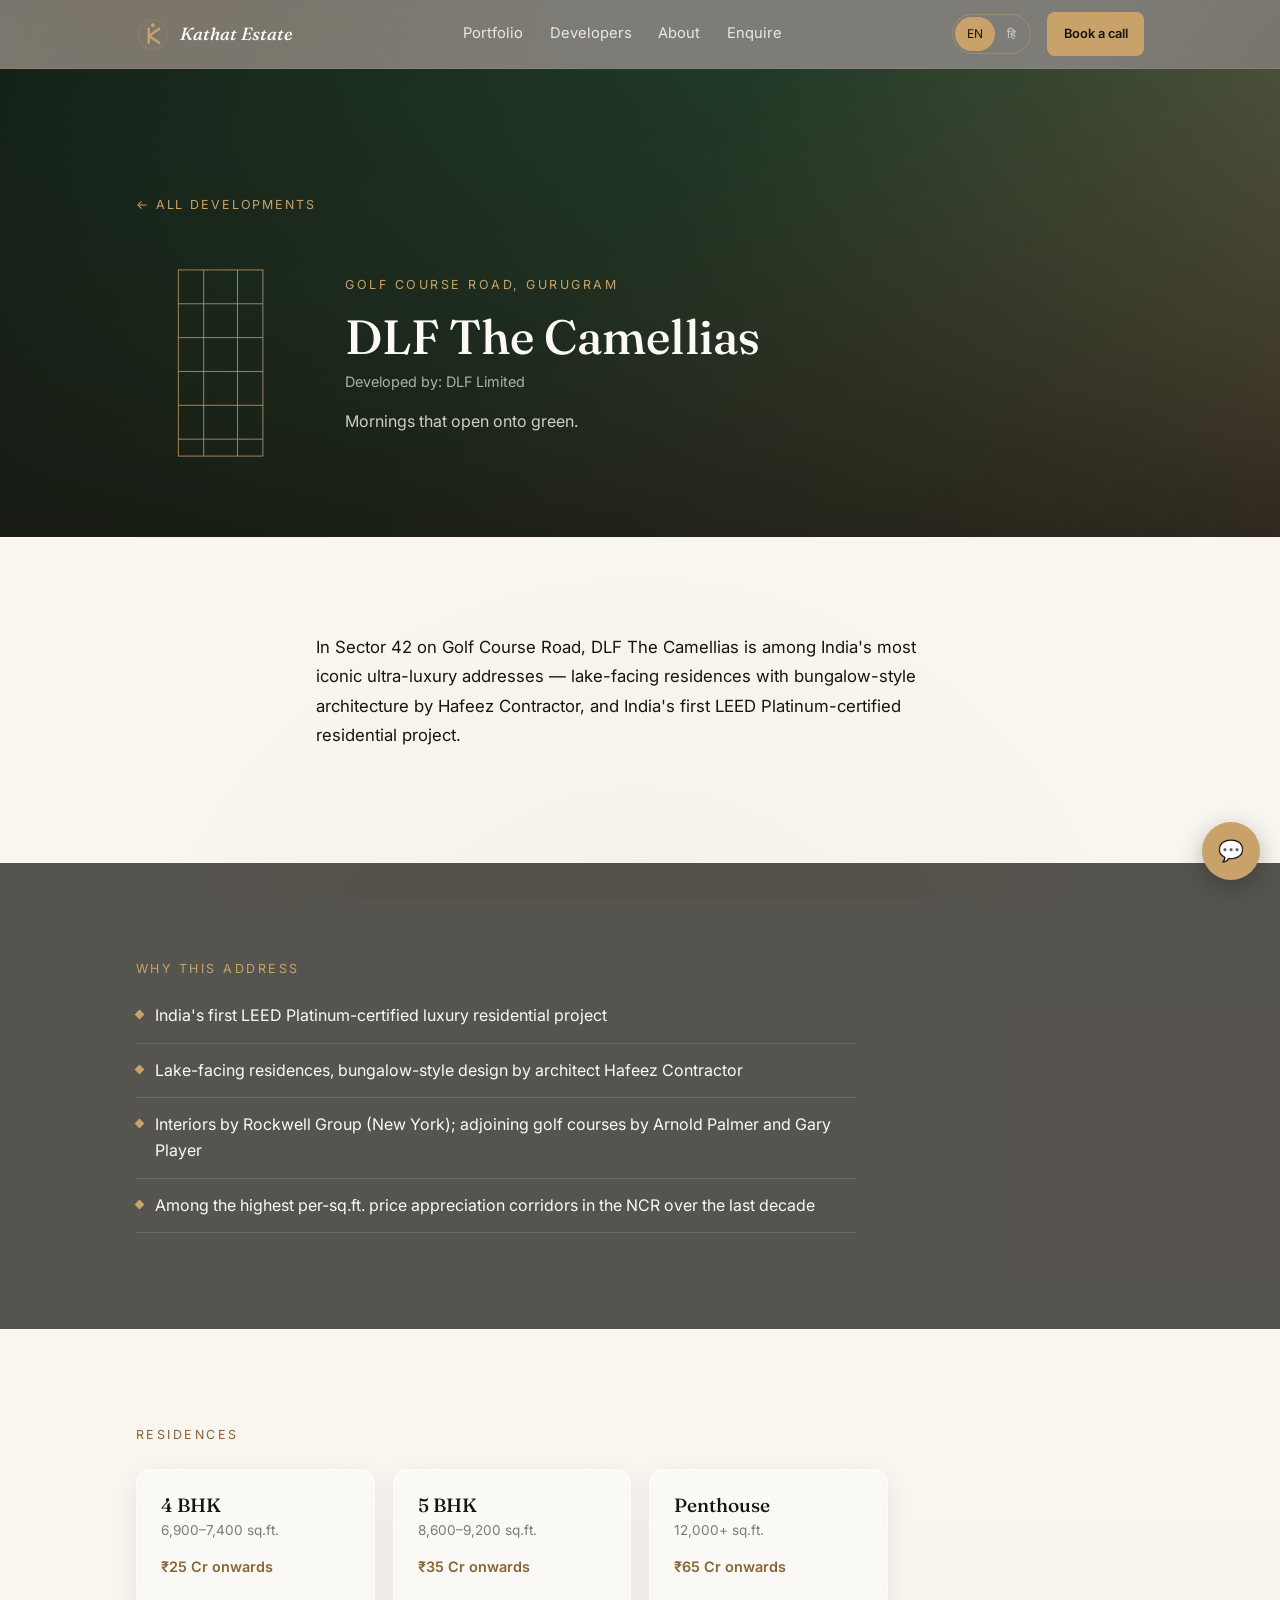
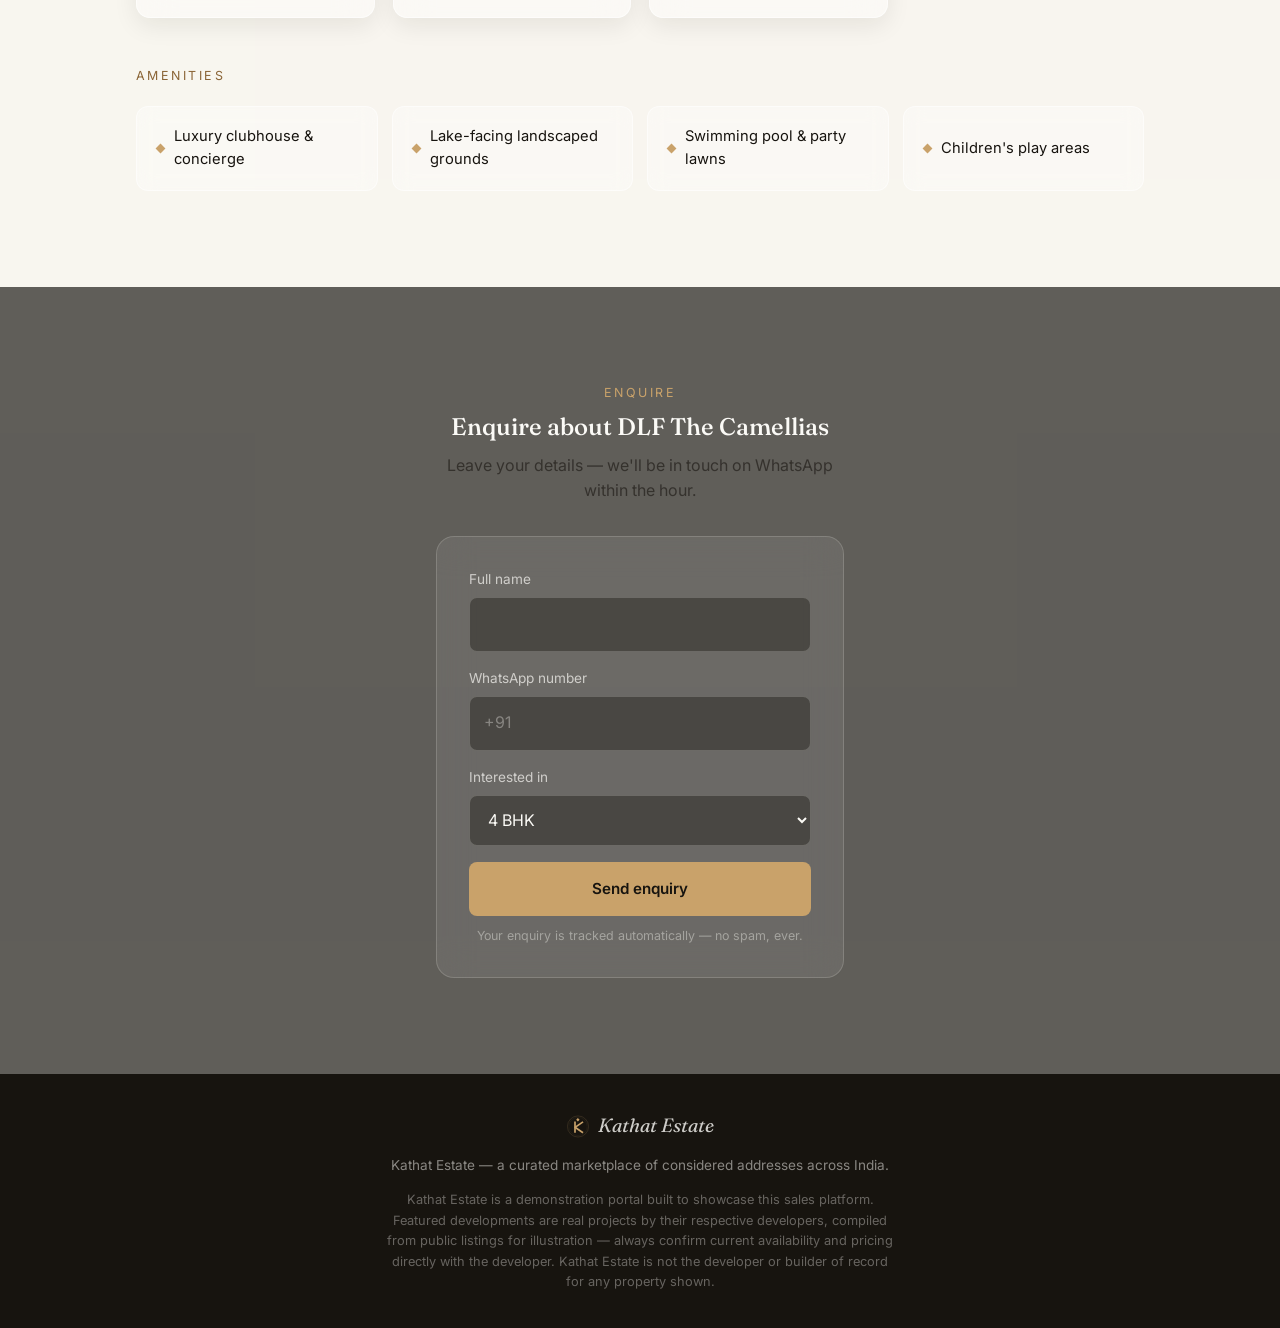
<file: kathat-frontend/properties/golf-course-road.html>
<!DOCTYPE html>
<html lang="en">
<head>
<meta charset="UTF-8">
<meta name="viewport" content="width=device-width, initial-scale=1">
<link rel="preconnect" href="https://fonts.googleapis.com">
<link rel="preconnect" href="https://fonts.gstatic.com" crossorigin>
<link href="https://fonts.googleapis.com/css2?family=Fraunces:ital,wght@0,400;0,500;0,600;1,500&family=Inter:wght@400;500;600&display=swap" rel="stylesheet">
<link rel="manifest" href="../manifest.json">
<link rel="icon" href="../favicon.svg" type="image/svg+xml">
<link rel="icon" href="../favicon-32.png" sizes="32x32" type="image/png">
<link rel="icon" href="../favicon-16.png" sizes="16x16" type="image/png">
<link rel="apple-touch-icon" href="../apple-touch-icon.png">
<meta name="theme-color" content="#17140F">
<link rel="stylesheet" href="../assets/style.css">

<title>DLF The Camellias — Kathat Estate</title>
<meta name="description" content="In Sector 42 on Golf Course Road, DLF The Camellias is among India's most iconic ultra-luxury addresses — lake-facing residences with bungalow-style architecture by Hafeez Contractor, and India's first LEED Platinum-certified residential project.">

</head>
<body>
<a class="skip-link" href="#main">Skip to content</a>
<header class="nav">
  <div class="nav__inner">
    <a href="../index.html" class="nav__brand">
      <img src="../assets/logo/mark.svg" alt="" width="34" height="34">
      <span>Kathat Estate</span>
    </a>
    <ul class="nav__links">
      <li><a href="../index.html#portfolio"><span data-lang="en">Portfolio</span><span data-lang="hi">पोर्टफोलियो</span></a></li>
      <li><a href="../index.html#developers"><span data-lang="en">Developers</span><span data-lang="hi">डेवलपर्स</span></a></li>
      <li><a href="../index.html#about"><span data-lang="en">About</span><span data-lang="hi">हमारे बारे में</span></a></li>
      <li><a href="../index.html#enquiry"><span data-lang="en">Enquire</span><span data-lang="hi">पूछताछ</span></a></li>
    </ul>
    <div class="nav__right">
      <div class="lang-toggle">
        <button data-lang-btn="en">EN</button>
        <button data-lang-btn="hi">हि</button>
      </div>
      <a href="../index.html#enquiry" class="btn btn--gold" style="padding:.55em 1.2em;font-size:.8rem;">
        <span data-lang="en">Book a call</span><span data-lang="hi">कॉल बुक करें</span>
      </a>
    </div>
  </div>
</header>

<main id="main">
  <section class="prop-hero">
    <div class="prop-hero__bg mood-golf-course-road"></div>
    <div class="wrap">
      <a href="../index.html#portfolio" class="back-link">&larr; <span data-lang="en">All developments</span><span data-lang="hi">सभी प्रोजेक्ट्स</span></a>
      <div class="prop-hero__row reveal">
        <svg class="prop-hero__art" viewBox="0 0 200 260" stroke="#C9A26A" stroke-width="1" fill="none">
      <rect x="50" y="20" width="100" height="220" />
      <line x1="50" y1="60" x2="150" y2="60" /><line x1="50" y1="100" x2="150" y2="100" />
      <line x1="50" y1="140" x2="150" y2="140" /><line x1="50" y1="180" x2="150" y2="180" />
      <line x1="50" y1="220" x2="150" y2="220" />
      <line x1="80" y1="20" x2="80" y2="240" /><line x1="120" y1="20" x2="120" y2="240" />
    </svg>
        <div>
          <p class="eyebrow"><span data-lang="en">Golf Course Road</span><span data-lang="hi">गोल्फ कोर्स रोड</span>, <span data-lang="en">Gurugram</span><span data-lang="hi">गुरुग्राम</span></p>
          <h1>DLF The Camellias</h1>
          <p class="prop-hero__dev"><span data-lang="en">Developed by</span><span data-lang="hi">डेवलपर</span>: <span data-lang="en">DLF Limited</span><span data-lang="hi">डीएलएफ लिमिटेड</span></p>
          <p class="prop-hero__tag"><span data-lang="en">Mornings that open onto green.</span><span data-lang="hi">सुबहें जो हरियाली में खुलती हैं।</span></p>
        </div>
      </div>
    </div>
  </section>

  <section class="bg-ivory">
    <div class="wrap reveal" style="max-width:760px;">
      <p style="font-size:1.05rem;line-height:1.75;"><span data-lang="en">In Sector 42 on Golf Course Road, DLF The Camellias is among India's most iconic ultra-luxury addresses — lake-facing residences with bungalow-style architecture by Hafeez Contractor, and India's first LEED Platinum-certified residential project.</span><span data-lang="hi">सेक्टर 42, गोल्फ कोर्स रोड पर, डीएलएफ द कैमेलियास भारत के सबसे प्रतिष्ठित अल्ट्रा-लक्ज़री पतों में से एक है — हाफ़िज़ कॉन्ट्रैक्टर द्वारा बंगला-शैली की वास्तुकला के साथ लेक-फेसिंग रेजिडेंस, और भारत का पहला LEED प्लेटिनम-प्रमाणित रेजिडेंशियल प्रोजेक्ट।</span></p>
    </div>
  </section>

  <section class="bg-ink">
    <div class="wrap reveal">
      <p class="eyebrow"><span data-lang="en">Why this address</span><span data-lang="hi">यह पता क्यों चुनें</span></p>
      <ul class="feature-list">
      <li><span class="dot"></span><span><span data-lang="en">India's first LEED Platinum-certified luxury residential project</span><span data-lang="hi">भारत का पहला LEED प्लेटिनम-प्रमाणित लक्ज़री रेजिडेंशियल प्रोजेक्ट</span></span></li>
      <li><span class="dot"></span><span><span data-lang="en">Lake-facing residences, bungalow-style design by architect Hafeez Contractor</span><span data-lang="hi">लेक-फेसिंग रेजिडेंस, वास्तुकार हाफ़िज़ कॉन्ट्रैक्टर की बंगला-शैली डिज़ाइन</span></span></li>
      <li><span class="dot"></span><span><span data-lang="en">Interiors by Rockwell Group (New York); adjoining golf courses by Arnold Palmer and Gary Player</span><span data-lang="hi">रॉकवेल ग्रुप (न्यूयॉर्क) द्वारा इंटीरियर; आस-पास आर्नोल्ड पामर और गैरी प्लेयर के गोल्फ कोर्स</span></span></li>
      <li><span class="dot"></span><span><span data-lang="en">Among the highest per-sq.ft. price appreciation corridors in the NCR over the last decade</span><span data-lang="hi">पिछले एक दशक में एनसीआर के सबसे तेज़ प्रति वर्ग फुट मूल्य वृद्धि वाले कॉरिडोर में से एक</span></span></li>
      </ul>
    </div>
  </section>

  <section class="bg-ivory">
    <div class="wrap reveal">
      <p class="eyebrow eyebrow--dark"><span data-lang="en">Residences</span><span data-lang="hi">रेज़िडेंस</span></p>
      <div class="units-grid">
    <div class="unit-card">
      <h3><span data-lang="en">4 BHK</span><span data-lang="hi">4 बीएचके</span></h3>
      <p class="unit-card__size">6,900–7,400 <span data-lang="en">sq.ft.</span><span data-lang="hi">वर्ग फुट</span></p>
      <p class="unit-card__price">
        <span data-lang="en">₹25 Cr onwards</span>
        <span data-lang="hi">₹25 करोड़ से शुरू</span>
      </p>
    </div>
    <div class="unit-card">
      <h3><span data-lang="en">5 BHK</span><span data-lang="hi">5 बीएचके</span></h3>
      <p class="unit-card__size">8,600–9,200 <span data-lang="en">sq.ft.</span><span data-lang="hi">वर्ग फुट</span></p>
      <p class="unit-card__price">
        <span data-lang="en">₹35 Cr onwards</span>
        <span data-lang="hi">₹35 करोड़ से शुरू</span>
      </p>
    </div>
    <div class="unit-card">
      <h3><span data-lang="en">Penthouse</span><span data-lang="hi">पेंटहाउस</span></h3>
      <p class="unit-card__size">12,000+ <span data-lang="en">sq.ft.</span><span data-lang="hi">वर्ग फुट</span></p>
      <p class="unit-card__price">
        <span data-lang="en">₹65 Cr onwards</span>
        <span data-lang="hi">₹65 करोड़ से शुरू</span>
      </p>
    </div>
      </div>

      <p class="eyebrow eyebrow--dark" style="margin-top:48px;"><span data-lang="en">Amenities</span><span data-lang="hi">सुविधाएं</span></p>
      <div class="amenities-grid">
    <div><span class="dot"></span><span data-lang="en">Luxury clubhouse & concierge</span><span data-lang="hi">लक्ज़री क्लबहाउस और कॉन्सियर्ज</span></div>
    <div><span class="dot"></span><span data-lang="en">Lake-facing landscaped grounds</span><span data-lang="hi">लेक-फेसिंग लैंडस्केप्ड ग्राउंड</span></div>
    <div><span class="dot"></span><span data-lang="en">Swimming pool & party lawns</span><span data-lang="hi">स्विमिंग पूल और पार्टी लॉन</span></div>
    <div><span class="dot"></span><span data-lang="en">Children's play areas</span><span data-lang="hi">बच्चों के खेलने के क्षेत्र</span></div>
      </div>
    </div>
  </section>

  <section id="enquiry" class="enquiry">
  <div class="enquiry__box reveal">
    <p class="eyebrow"><span data-lang="en">Enquire</span><span data-lang="hi">पूछताछ</span></p>
    <h2><span data-lang="en">Enquire about DLF The Camellias</span><span data-lang="hi">इसके बारे में पूछताछ करें</span></h2>
    <p class="section-sub"><span data-lang="en">Leave your details — we'll be in touch on WhatsApp within the hour.</span><span data-lang="hi">अपनी जानकारी दें — हम एक घंटे के भीतर व्हाट्सएप पर संपर्क करेंगे।</span></p>

    <div class="enquiry__panel">
      <form class="enquiry-form" data-property="golf-course-road">
        <label>
          <span data-lang="en">Full name</span><span data-lang="hi">पूरा नाम</span>
          <input required type="text" name="name">
        </label>
        <label>
          <span data-lang="en">WhatsApp number</span><span data-lang="hi">व्हाट्सएप नंबर</span>
          <input required type="tel" name="phone" placeholder="+91">
        </label>
        <label>
              <span data-lang="en">Interested in</span><span data-lang="hi">किसमें रुचि है</span>
              <select name="unit"><option value="4 BHK">4 BHK</option><option value="5 BHK">5 BHK</option><option value="Penthouse">Penthouse</option></select>
            </label>
        <button type="submit" class="btn btn--gold btn--full">
          <span data-lang="en">Send enquiry</span><span data-lang="hi">पूछताछ भेजें</span>
        </button>
        <p class="note"><span data-lang="en">Your enquiry is tracked automatically — no spam, ever.</span><span data-lang="hi">आपकी पूछताछ स्वचालित रूप से ट्रैक होती है — कभी स्पैम नहीं।</span></p>
      </form>
      <div class="enquiry-success" hidden>
        <span data-lang="en">Thank you — our team will reach out on WhatsApp shortly.</span><span data-lang="hi">धन्यवाद — हमारी टीम जल्द ही व्हाट्सएप पर संपर्क करेगी।</span>
      </div>
    </div>
  </div>
</section>

</main>
<footer class="footer">
  <p class="footer__brand"><img src="../assets/logo/mark.svg" alt=""><span>Kathat Estate</span></p>
  <p><span data-lang="en">Kathat Estate — a curated marketplace of considered addresses across India.</span><span data-lang="hi">कठात एस्टेट — भारत भर के सुविचारित पतों का एक क्यूरेटेड मार्केटप्लेस।</span></p>
  <p class="footer__fine"><span data-lang="en">Kathat Estate is a demonstration portal built to showcase this sales platform. Featured developments are real projects by their respective developers, compiled from public listings for illustration — always confirm current availability and pricing directly with the developer. Kathat Estate is not the developer or builder of record for any property shown.</span><span data-lang="hi">कठात एस्टेट इस सेल्स प्लेटफॉर्म को प्रदर्शित करने के लिए बनाया गया एक डेमो पोर्टल है। प्रदर्शित प्रोजेक्ट्स संबंधित डेवलपर्स की वास्तविक परियोजनाएं हैं, जो सार्वजनिक लिस्टिंग से संकलित की गई हैं — कृपया मौजूदा उपलब्धता और कीमत की पुष्टि सीधे डेवलपर से करें। कठात एस्टेट किसी भी दिखाई गई प्रॉपर्टी का डेवलपर या बिल्डर नहीं है।</span></p>
</footer>

<button class="chat-launcher" aria-label="Ask Kathat">💬</button>
<div class="chat-panel" hidden data-property-name="DLF The Camellias">
  <div class="chat-panel__head"><span data-lang="en">Ask Kathat</span><span data-lang="hi">कठात से पूछें</span></div>
  <div class="chat-panel__body"></div>
  <form class="chat-panel__form">
    <input type="text" placeholder="Ask about pricing, or book a visit…" required>
    <button type="submit"><span data-lang="en">Send</span><span data-lang="hi">भेजें</span></button>
  </form>
</div>


<script src="../assets/config.js"></script>
<script src="../assets/pixel.js" defer></script>
<script src="../assets/main.js" defer></script>
<script src="../assets/interactions.js" defer></script>

</body>
</html>
</file>
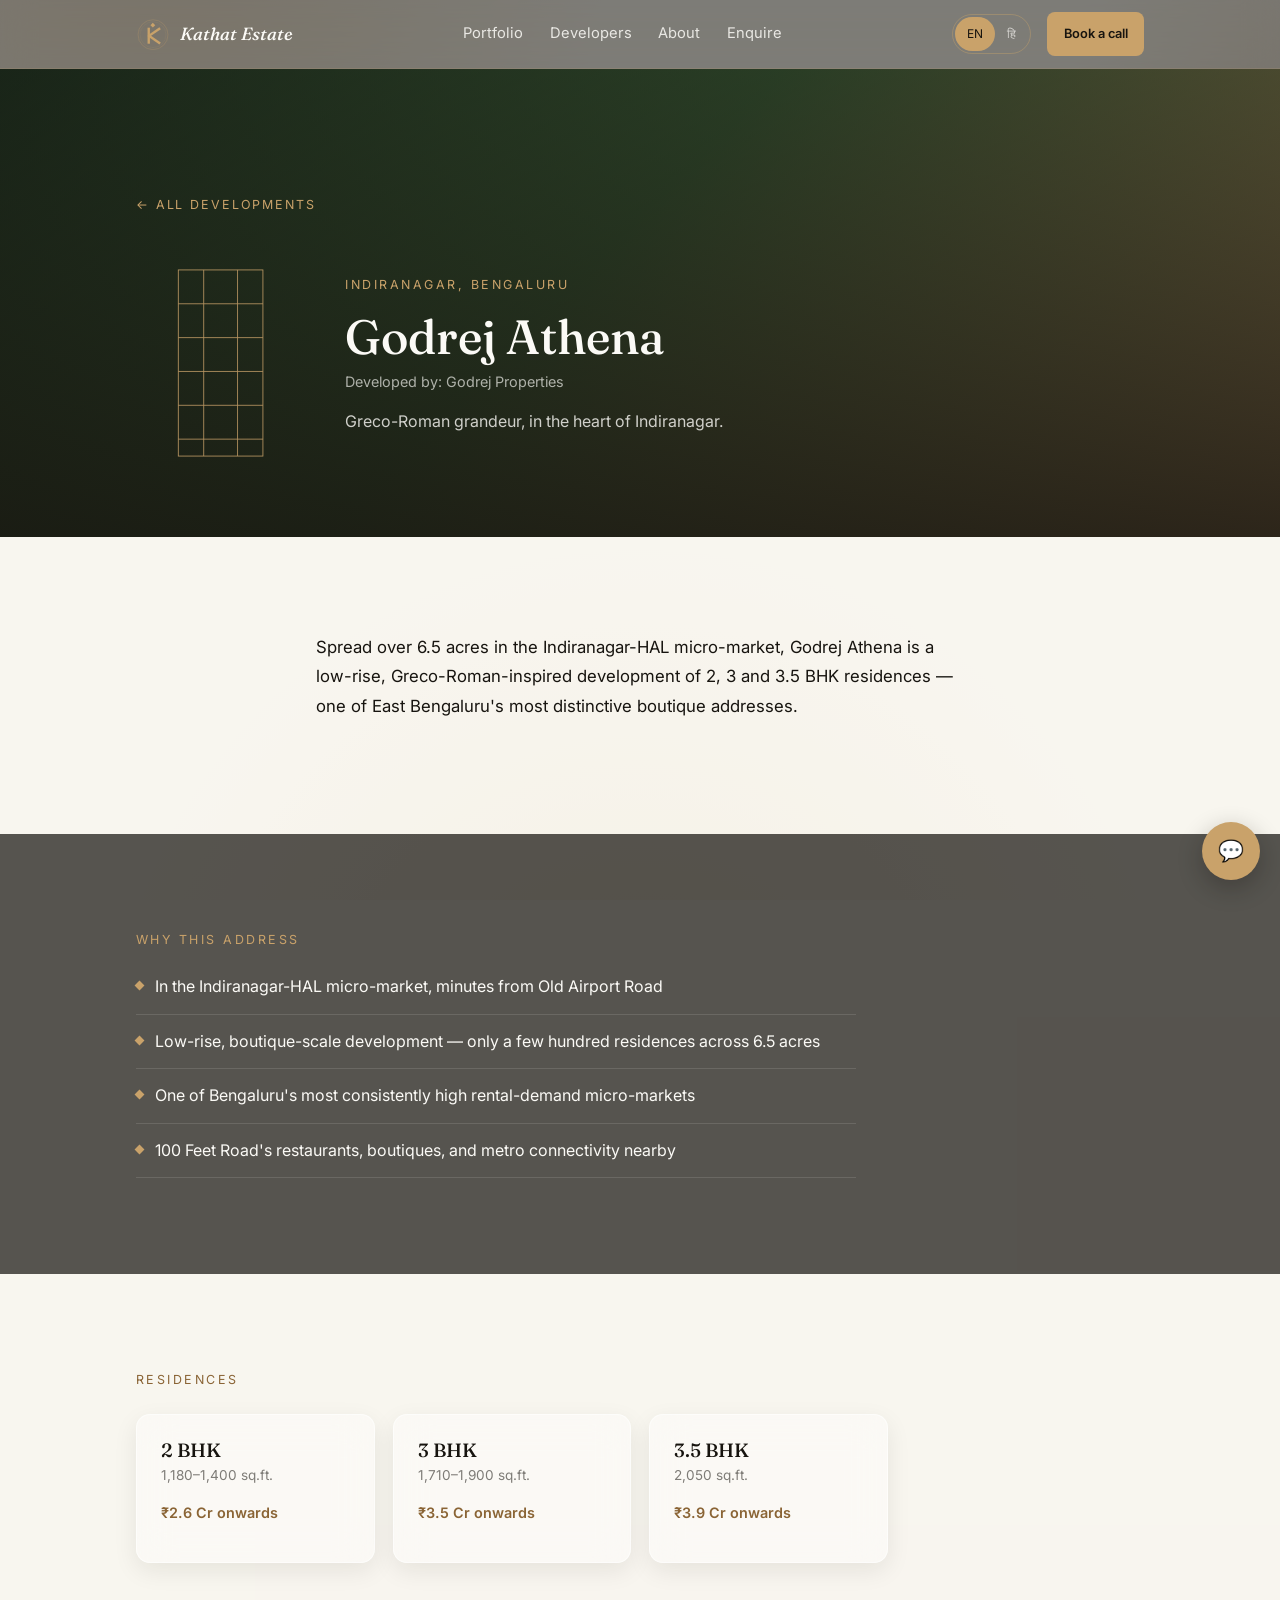
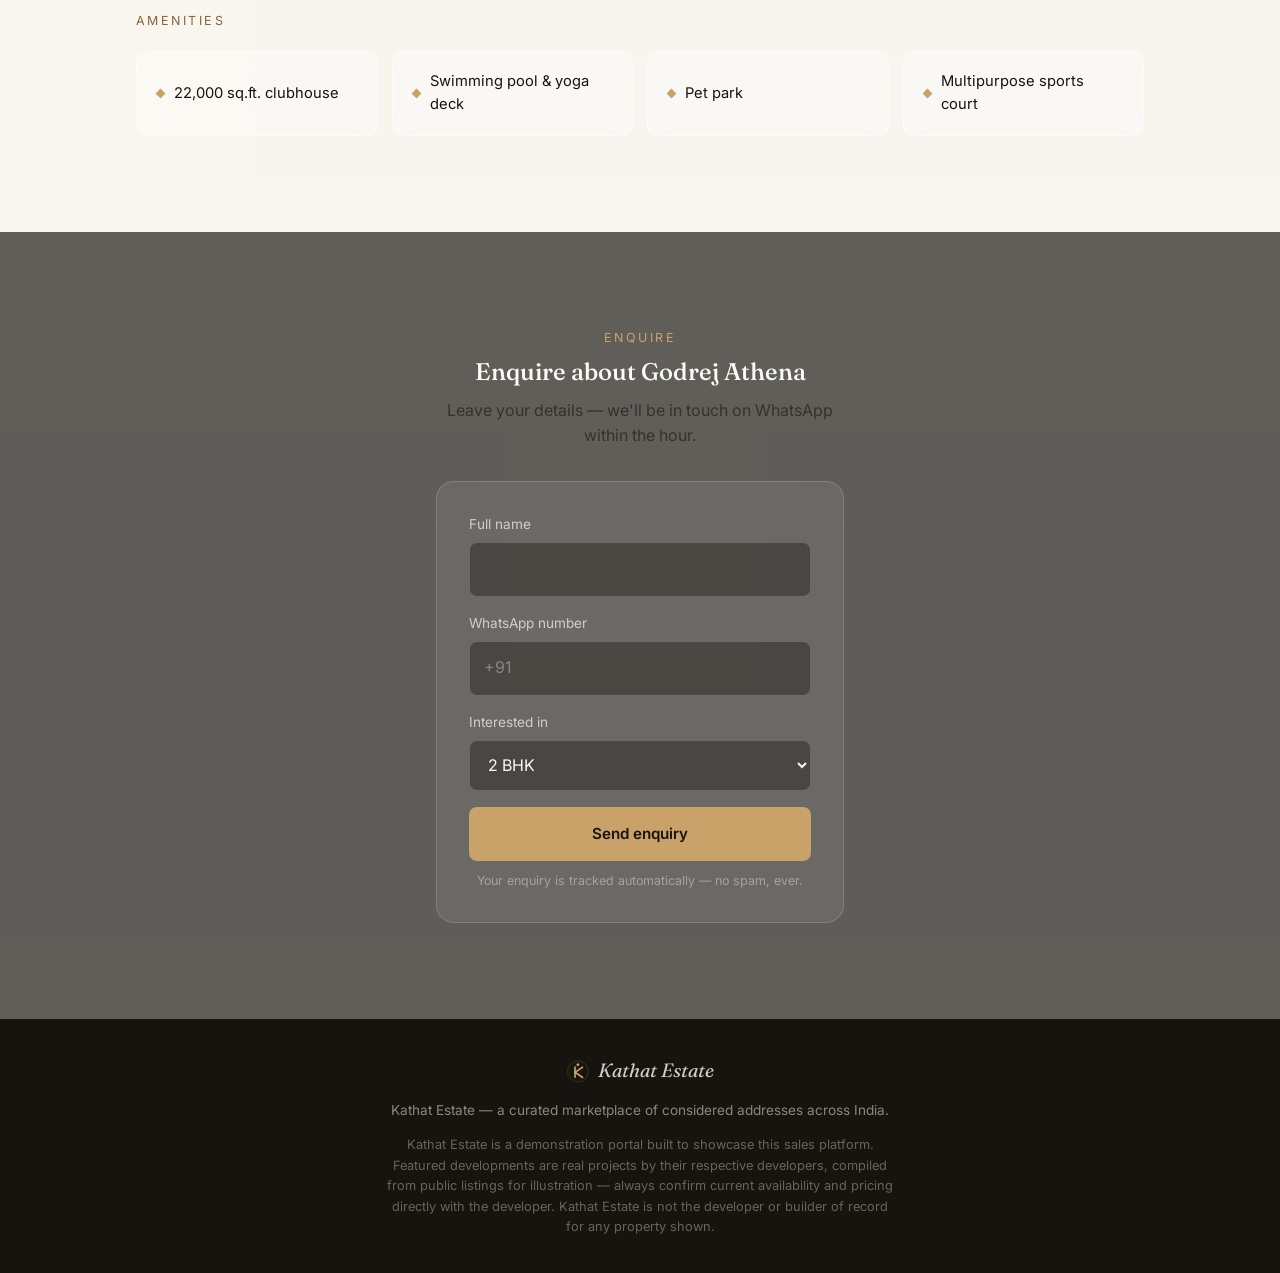
<file: kathat-frontend/properties/indiranagar.html>
<!DOCTYPE html>
<html lang="en">
<head>
<meta charset="UTF-8">
<meta name="viewport" content="width=device-width, initial-scale=1">
<link rel="preconnect" href="https://fonts.googleapis.com">
<link rel="preconnect" href="https://fonts.gstatic.com" crossorigin>
<link href="https://fonts.googleapis.com/css2?family=Fraunces:ital,wght@0,400;0,500;0,600;1,500&family=Inter:wght@400;500;600&display=swap" rel="stylesheet">
<link rel="manifest" href="../manifest.json">
<link rel="icon" href="../favicon.svg" type="image/svg+xml">
<link rel="icon" href="../favicon-32.png" sizes="32x32" type="image/png">
<link rel="icon" href="../favicon-16.png" sizes="16x16" type="image/png">
<link rel="apple-touch-icon" href="../apple-touch-icon.png">
<meta name="theme-color" content="#17140F">
<link rel="stylesheet" href="../assets/style.css">

<title>Godrej Athena — Kathat Estate</title>
<meta name="description" content="Spread over 6.5 acres in the Indiranagar-HAL micro-market, Godrej Athena is a low-rise, Greco-Roman-inspired development of 2, 3 and 3.5 BHK residences — one of East Bengaluru's most distinctive boutique addresses.">

</head>
<body>
<a class="skip-link" href="#main">Skip to content</a>
<header class="nav">
  <div class="nav__inner">
    <a href="../index.html" class="nav__brand">
      <img src="../assets/logo/mark.svg" alt="" width="34" height="34">
      <span>Kathat Estate</span>
    </a>
    <ul class="nav__links">
      <li><a href="../index.html#portfolio"><span data-lang="en">Portfolio</span><span data-lang="hi">पोर्टफोलियो</span></a></li>
      <li><a href="../index.html#developers"><span data-lang="en">Developers</span><span data-lang="hi">डेवलपर्स</span></a></li>
      <li><a href="../index.html#about"><span data-lang="en">About</span><span data-lang="hi">हमारे बारे में</span></a></li>
      <li><a href="../index.html#enquiry"><span data-lang="en">Enquire</span><span data-lang="hi">पूछताछ</span></a></li>
    </ul>
    <div class="nav__right">
      <div class="lang-toggle">
        <button data-lang-btn="en">EN</button>
        <button data-lang-btn="hi">हि</button>
      </div>
      <a href="../index.html#enquiry" class="btn btn--gold" style="padding:.55em 1.2em;font-size:.8rem;">
        <span data-lang="en">Book a call</span><span data-lang="hi">कॉल बुक करें</span>
      </a>
    </div>
  </div>
</header>

<main id="main">
  <section class="prop-hero">
    <div class="prop-hero__bg mood-indiranagar"></div>
    <div class="wrap">
      <a href="../index.html#portfolio" class="back-link">&larr; <span data-lang="en">All developments</span><span data-lang="hi">सभी प्रोजेक्ट्स</span></a>
      <div class="prop-hero__row reveal">
        <svg class="prop-hero__art" viewBox="0 0 200 260" stroke="#C9A26A" stroke-width="1" fill="none">
      <rect x="50" y="20" width="100" height="220" />
      <line x1="50" y1="60" x2="150" y2="60" /><line x1="50" y1="100" x2="150" y2="100" />
      <line x1="50" y1="140" x2="150" y2="140" /><line x1="50" y1="180" x2="150" y2="180" />
      <line x1="50" y1="220" x2="150" y2="220" />
      <line x1="80" y1="20" x2="80" y2="240" /><line x1="120" y1="20" x2="120" y2="240" />
    </svg>
        <div>
          <p class="eyebrow"><span data-lang="en">Indiranagar</span><span data-lang="hi">इंदिरानगर</span>, <span data-lang="en">Bengaluru</span><span data-lang="hi">बेंगलुरु</span></p>
          <h1>Godrej Athena</h1>
          <p class="prop-hero__dev"><span data-lang="en">Developed by</span><span data-lang="hi">डेवलपर</span>: <span data-lang="en">Godrej Properties</span><span data-lang="hi">गोदरेज प्रॉपर्टीज</span></p>
          <p class="prop-hero__tag"><span data-lang="en">Greco-Roman grandeur, in the heart of Indiranagar.</span><span data-lang="hi">इंदिरानगर के केंद्र में, ग्रीको-रोमन भव्यता।</span></p>
        </div>
      </div>
    </div>
  </section>

  <section class="bg-ivory">
    <div class="wrap reveal" style="max-width:760px;">
      <p style="font-size:1.05rem;line-height:1.75;"><span data-lang="en">Spread over 6.5 acres in the Indiranagar-HAL micro-market, Godrej Athena is a low-rise, Greco-Roman-inspired development of 2, 3 and 3.5 BHK residences — one of East Bengaluru's most distinctive boutique addresses.</span><span data-lang="hi">इंदिरानगर-एचएएल माइक्रो-मार्केट में 6.5 एकड़ में फैला, गोदरेज एथेना एक लो-राइज़, ग्रीको-रोमन शैली से प्रेरित 2, 3 और 3.5 बीएचके रेजिडेंस का विकास है — पूर्वी बेंगलुरु के सबसे विशिष्ट बुटीक पतों में से एक।</span></p>
    </div>
  </section>

  <section class="bg-ink">
    <div class="wrap reveal">
      <p class="eyebrow"><span data-lang="en">Why this address</span><span data-lang="hi">यह पता क्यों चुनें</span></p>
      <ul class="feature-list">
      <li><span class="dot"></span><span><span data-lang="en">In the Indiranagar-HAL micro-market, minutes from Old Airport Road</span><span data-lang="hi">इंदिरानगर-एचएएल माइक्रो-मार्केट में, ओल्ड एयरपोर्ट रोड से कुछ ही मिनट</span></span></li>
      <li><span class="dot"></span><span><span data-lang="en">Low-rise, boutique-scale development — only a few hundred residences across 6.5 acres</span><span data-lang="hi">लो-राइज़, बुटीक स्तर का विकास — 6.5 एकड़ में सीमित रेजिडेंस</span></span></li>
      <li><span class="dot"></span><span><span data-lang="en">One of Bengaluru's most consistently high rental-demand micro-markets</span><span data-lang="hi">बेंगलुरु के सबसे लगातार उच्च किराया-मांग वाले इलाकों में से एक</span></span></li>
      <li><span class="dot"></span><span><span data-lang="en">100 Feet Road's restaurants, boutiques, and metro connectivity nearby</span><span data-lang="hi">100 फ़ीट रोड के रेस्तरां, बुटीक और मेट्रो कनेक्टिविटी नज़दीक</span></span></li>
      </ul>
    </div>
  </section>

  <section class="bg-ivory">
    <div class="wrap reveal">
      <p class="eyebrow eyebrow--dark"><span data-lang="en">Residences</span><span data-lang="hi">रेज़िडेंस</span></p>
      <div class="units-grid">
    <div class="unit-card">
      <h3><span data-lang="en">2 BHK</span><span data-lang="hi">2 बीएचके</span></h3>
      <p class="unit-card__size">1,180–1,400 <span data-lang="en">sq.ft.</span><span data-lang="hi">वर्ग फुट</span></p>
      <p class="unit-card__price">
        <span data-lang="en">₹2.6 Cr onwards</span>
        <span data-lang="hi">₹2.6 करोड़ से शुरू</span>
      </p>
    </div>
    <div class="unit-card">
      <h3><span data-lang="en">3 BHK</span><span data-lang="hi">3 बीएचके</span></h3>
      <p class="unit-card__size">1,710–1,900 <span data-lang="en">sq.ft.</span><span data-lang="hi">वर्ग फुट</span></p>
      <p class="unit-card__price">
        <span data-lang="en">₹3.5 Cr onwards</span>
        <span data-lang="hi">₹3.5 करोड़ से शुरू</span>
      </p>
    </div>
    <div class="unit-card">
      <h3><span data-lang="en">3.5 BHK</span><span data-lang="hi">3.5 बीएचके</span></h3>
      <p class="unit-card__size">2,050 <span data-lang="en">sq.ft.</span><span data-lang="hi">वर्ग फुट</span></p>
      <p class="unit-card__price">
        <span data-lang="en">₹3.9 Cr onwards</span>
        <span data-lang="hi">₹3.9 करोड़ से शुरू</span>
      </p>
    </div>
      </div>

      <p class="eyebrow eyebrow--dark" style="margin-top:48px;"><span data-lang="en">Amenities</span><span data-lang="hi">सुविधाएं</span></p>
      <div class="amenities-grid">
    <div><span class="dot"></span><span data-lang="en">22,000 sq.ft. clubhouse</span><span data-lang="hi">22,000 वर्ग फुट का क्लबहाउस</span></div>
    <div><span class="dot"></span><span data-lang="en">Swimming pool & yoga deck</span><span data-lang="hi">स्विमिंग पूल और योगा डेक</span></div>
    <div><span class="dot"></span><span data-lang="en">Pet park</span><span data-lang="hi">पेट पार्क</span></div>
    <div><span class="dot"></span><span data-lang="en">Multipurpose sports court</span><span data-lang="hi">मल्टीपर्पज़ स्पोर्ट्स कोर्ट</span></div>
      </div>
    </div>
  </section>

  <section id="enquiry" class="enquiry">
  <div class="enquiry__box reveal">
    <p class="eyebrow"><span data-lang="en">Enquire</span><span data-lang="hi">पूछताछ</span></p>
    <h2><span data-lang="en">Enquire about Godrej Athena</span><span data-lang="hi">इसके बारे में पूछताछ करें</span></h2>
    <p class="section-sub"><span data-lang="en">Leave your details — we'll be in touch on WhatsApp within the hour.</span><span data-lang="hi">अपनी जानकारी दें — हम एक घंटे के भीतर व्हाट्सएप पर संपर्क करेंगे।</span></p>

    <div class="enquiry__panel">
      <form class="enquiry-form" data-property="indiranagar">
        <label>
          <span data-lang="en">Full name</span><span data-lang="hi">पूरा नाम</span>
          <input required type="text" name="name">
        </label>
        <label>
          <span data-lang="en">WhatsApp number</span><span data-lang="hi">व्हाट्सएप नंबर</span>
          <input required type="tel" name="phone" placeholder="+91">
        </label>
        <label>
              <span data-lang="en">Interested in</span><span data-lang="hi">किसमें रुचि है</span>
              <select name="unit"><option value="2 BHK">2 BHK</option><option value="3 BHK">3 BHK</option><option value="3.5 BHK">3.5 BHK</option></select>
            </label>
        <button type="submit" class="btn btn--gold btn--full">
          <span data-lang="en">Send enquiry</span><span data-lang="hi">पूछताछ भेजें</span>
        </button>
        <p class="note"><span data-lang="en">Your enquiry is tracked automatically — no spam, ever.</span><span data-lang="hi">आपकी पूछताछ स्वचालित रूप से ट्रैक होती है — कभी स्पैम नहीं।</span></p>
      </form>
      <div class="enquiry-success" hidden>
        <span data-lang="en">Thank you — our team will reach out on WhatsApp shortly.</span><span data-lang="hi">धन्यवाद — हमारी टीम जल्द ही व्हाट्सएप पर संपर्क करेगी।</span>
      </div>
    </div>
  </div>
</section>

</main>
<footer class="footer">
  <p class="footer__brand"><img src="../assets/logo/mark.svg" alt=""><span>Kathat Estate</span></p>
  <p><span data-lang="en">Kathat Estate — a curated marketplace of considered addresses across India.</span><span data-lang="hi">कठात एस्टेट — भारत भर के सुविचारित पतों का एक क्यूरेटेड मार्केटप्लेस।</span></p>
  <p class="footer__fine"><span data-lang="en">Kathat Estate is a demonstration portal built to showcase this sales platform. Featured developments are real projects by their respective developers, compiled from public listings for illustration — always confirm current availability and pricing directly with the developer. Kathat Estate is not the developer or builder of record for any property shown.</span><span data-lang="hi">कठात एस्टेट इस सेल्स प्लेटफॉर्म को प्रदर्शित करने के लिए बनाया गया एक डेमो पोर्टल है। प्रदर्शित प्रोजेक्ट्स संबंधित डेवलपर्स की वास्तविक परियोजनाएं हैं, जो सार्वजनिक लिस्टिंग से संकलित की गई हैं — कृपया मौजूदा उपलब्धता और कीमत की पुष्टि सीधे डेवलपर से करें। कठात एस्टेट किसी भी दिखाई गई प्रॉपर्टी का डेवलपर या बिल्डर नहीं है।</span></p>
</footer>

<button class="chat-launcher" aria-label="Ask Kathat">💬</button>
<div class="chat-panel" hidden data-property-name="Godrej Athena">
  <div class="chat-panel__head"><span data-lang="en">Ask Kathat</span><span data-lang="hi">कठात से पूछें</span></div>
  <div class="chat-panel__body"></div>
  <form class="chat-panel__form">
    <input type="text" placeholder="Ask about pricing, or book a visit…" required>
    <button type="submit"><span data-lang="en">Send</span><span data-lang="hi">भेजें</span></button>
  </form>
</div>


<script src="../assets/config.js"></script>
<script src="../assets/pixel.js" defer></script>
<script src="../assets/main.js" defer></script>
<script src="../assets/interactions.js" defer></script>

</body>
</html>
</file>
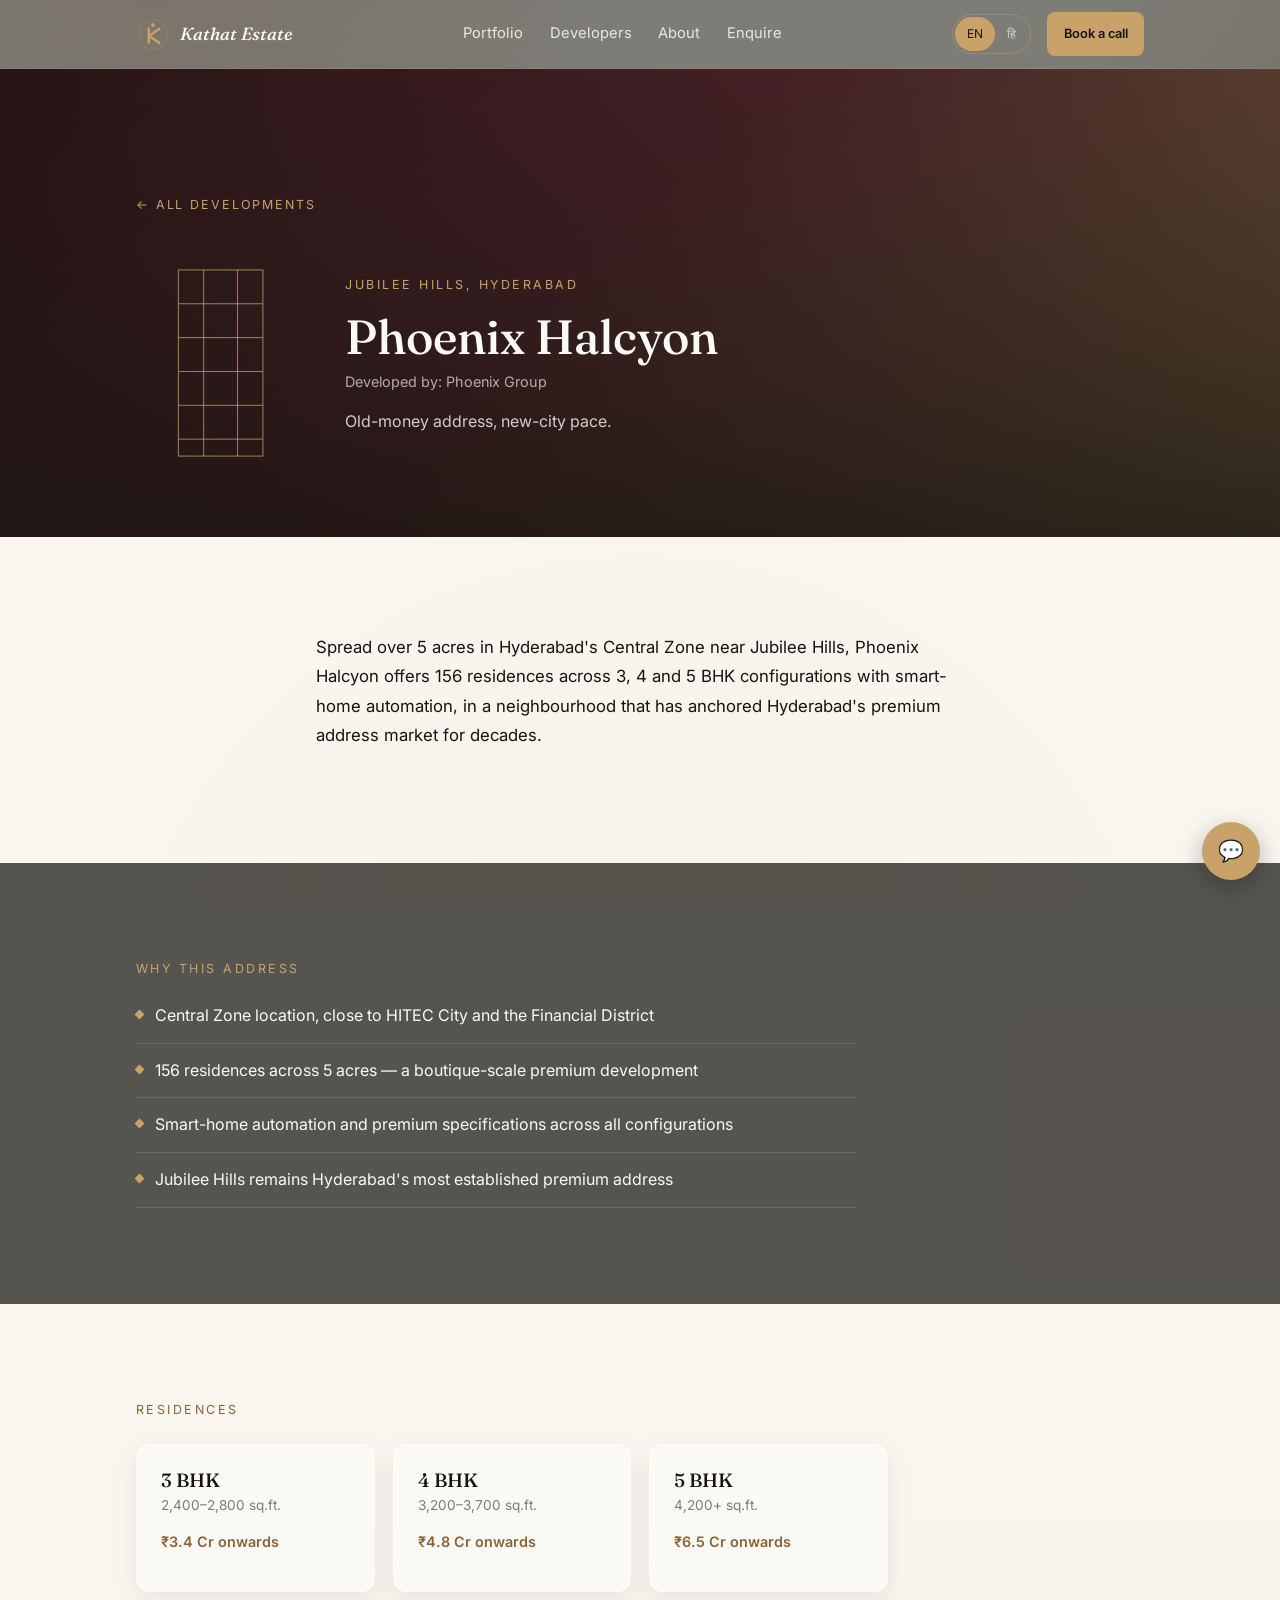
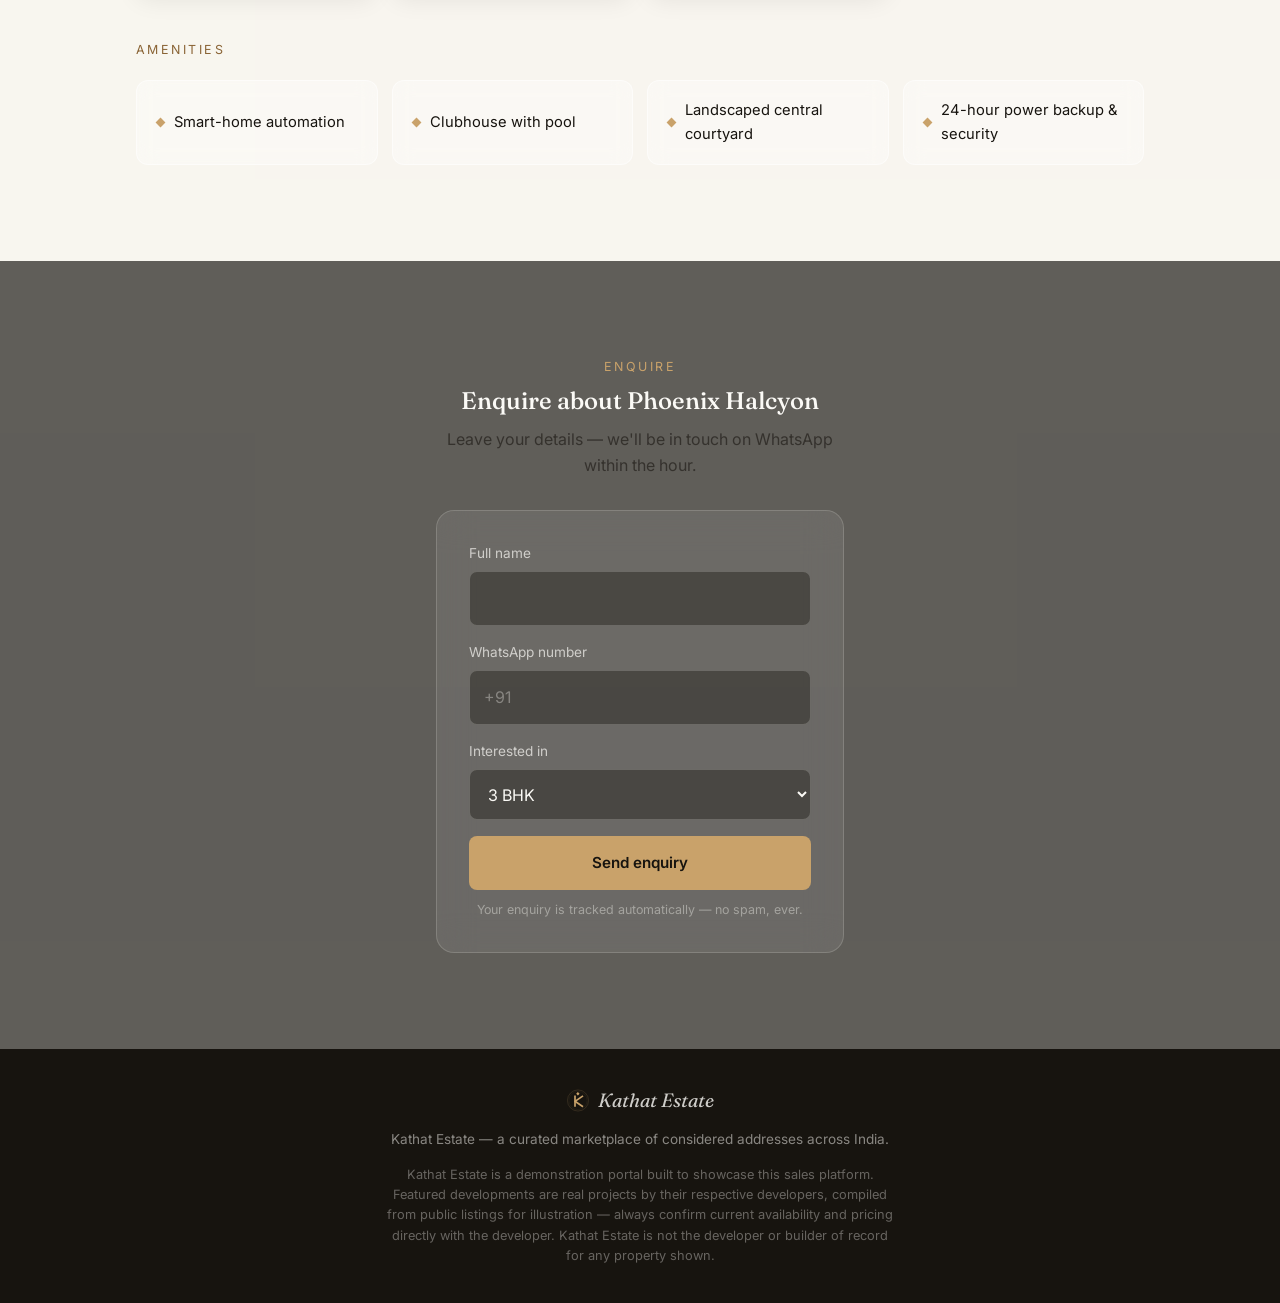
<file: kathat-frontend/properties/jubilee-hills.html>
<!DOCTYPE html>
<html lang="en">
<head>
<meta charset="UTF-8">
<meta name="viewport" content="width=device-width, initial-scale=1">
<link rel="preconnect" href="https://fonts.googleapis.com">
<link rel="preconnect" href="https://fonts.gstatic.com" crossorigin>
<link href="https://fonts.googleapis.com/css2?family=Fraunces:ital,wght@0,400;0,500;0,600;1,500&family=Inter:wght@400;500;600&display=swap" rel="stylesheet">
<link rel="manifest" href="../manifest.json">
<link rel="icon" href="../favicon.svg" type="image/svg+xml">
<link rel="icon" href="../favicon-32.png" sizes="32x32" type="image/png">
<link rel="icon" href="../favicon-16.png" sizes="16x16" type="image/png">
<link rel="apple-touch-icon" href="../apple-touch-icon.png">
<meta name="theme-color" content="#17140F">
<link rel="stylesheet" href="../assets/style.css">

<title>Phoenix Halcyon — Kathat Estate</title>
<meta name="description" content="Spread over 5 acres in Hyderabad's Central Zone near Jubilee Hills, Phoenix Halcyon offers 156 residences across 3, 4 and 5 BHK configurations with smart-home automation, in a neighbourhood that has anchored Hyderabad's premium address market for decades.">

</head>
<body>
<a class="skip-link" href="#main">Skip to content</a>
<header class="nav">
  <div class="nav__inner">
    <a href="../index.html" class="nav__brand">
      <img src="../assets/logo/mark.svg" alt="" width="34" height="34">
      <span>Kathat Estate</span>
    </a>
    <ul class="nav__links">
      <li><a href="../index.html#portfolio"><span data-lang="en">Portfolio</span><span data-lang="hi">पोर्टफोलियो</span></a></li>
      <li><a href="../index.html#developers"><span data-lang="en">Developers</span><span data-lang="hi">डेवलपर्स</span></a></li>
      <li><a href="../index.html#about"><span data-lang="en">About</span><span data-lang="hi">हमारे बारे में</span></a></li>
      <li><a href="../index.html#enquiry"><span data-lang="en">Enquire</span><span data-lang="hi">पूछताछ</span></a></li>
    </ul>
    <div class="nav__right">
      <div class="lang-toggle">
        <button data-lang-btn="en">EN</button>
        <button data-lang-btn="hi">हि</button>
      </div>
      <a href="../index.html#enquiry" class="btn btn--gold" style="padding:.55em 1.2em;font-size:.8rem;">
        <span data-lang="en">Book a call</span><span data-lang="hi">कॉल बुक करें</span>
      </a>
    </div>
  </div>
</header>

<main id="main">
  <section class="prop-hero">
    <div class="prop-hero__bg mood-jubilee-hills"></div>
    <div class="wrap">
      <a href="../index.html#portfolio" class="back-link">&larr; <span data-lang="en">All developments</span><span data-lang="hi">सभी प्रोजेक्ट्स</span></a>
      <div class="prop-hero__row reveal">
        <svg class="prop-hero__art" viewBox="0 0 200 260" stroke="#C9A26A" stroke-width="1" fill="none">
      <rect x="50" y="20" width="100" height="220" />
      <line x1="50" y1="60" x2="150" y2="60" /><line x1="50" y1="100" x2="150" y2="100" />
      <line x1="50" y1="140" x2="150" y2="140" /><line x1="50" y1="180" x2="150" y2="180" />
      <line x1="50" y1="220" x2="150" y2="220" />
      <line x1="80" y1="20" x2="80" y2="240" /><line x1="120" y1="20" x2="120" y2="240" />
    </svg>
        <div>
          <p class="eyebrow"><span data-lang="en">Jubilee Hills</span><span data-lang="hi">जुबली हिल्स</span>, <span data-lang="en">Hyderabad</span><span data-lang="hi">हैदराबाद</span></p>
          <h1>Phoenix Halcyon</h1>
          <p class="prop-hero__dev"><span data-lang="en">Developed by</span><span data-lang="hi">डेवलपर</span>: <span data-lang="en">Phoenix Group</span><span data-lang="hi">फीनिक्स ग्रुप</span></p>
          <p class="prop-hero__tag"><span data-lang="en">Old-money address, new-city pace.</span><span data-lang="hi">पुराना रुतबा, नए शहर की रफ़्तार।</span></p>
        </div>
      </div>
    </div>
  </section>

  <section class="bg-ivory">
    <div class="wrap reveal" style="max-width:760px;">
      <p style="font-size:1.05rem;line-height:1.75;"><span data-lang="en">Spread over 5 acres in Hyderabad's Central Zone near Jubilee Hills, Phoenix Halcyon offers 156 residences across 3, 4 and 5 BHK configurations with smart-home automation, in a neighbourhood that has anchored Hyderabad's premium address market for decades.</span><span data-lang="hi">जुबली हिल्स के पास हैदराबाद के सेंट्रल ज़ोन में 5 एकड़ में फैला, फीनिक्स हैल्सियन 3, 4 और 5 बीएचके कॉन्फ़िगरेशन में स्मार्ट-होम ऑटोमेशन के साथ 156 रेजिडेंस प्रदान करता है, उस इलाके में जिसने दशकों से हैदराबाद के प्रीमियम पता बाज़ार को थामे रखा है।</span></p>
    </div>
  </section>

  <section class="bg-ink">
    <div class="wrap reveal">
      <p class="eyebrow"><span data-lang="en">Why this address</span><span data-lang="hi">यह पता क्यों चुनें</span></p>
      <ul class="feature-list">
      <li><span class="dot"></span><span><span data-lang="en">Central Zone location, close to HITEC City and the Financial District</span><span data-lang="hi">सेंट्रल ज़ोन में स्थान, हाईटेक सिटी और फाइनेंशियल डिस्ट्रिक्ट के करीब</span></span></li>
      <li><span class="dot"></span><span><span data-lang="en">156 residences across 5 acres — a boutique-scale premium development</span><span data-lang="hi">5 एकड़ में 156 रेजिडेंस — एक बुटीक स्तर का प्रीमियम विकास</span></span></li>
      <li><span class="dot"></span><span><span data-lang="en">Smart-home automation and premium specifications across all configurations</span><span data-lang="hi">सभी कॉन्फ़िगरेशन में स्मार्ट-होम ऑटोमेशन और प्रीमियम स्पेसिफिकेशन</span></span></li>
      <li><span class="dot"></span><span><span data-lang="en">Jubilee Hills remains Hyderabad's most established premium address</span><span data-lang="hi">जुबली हिल्स आज भी हैदराबाद का सबसे स्थापित प्रीमियम पता है</span></span></li>
      </ul>
    </div>
  </section>

  <section class="bg-ivory">
    <div class="wrap reveal">
      <p class="eyebrow eyebrow--dark"><span data-lang="en">Residences</span><span data-lang="hi">रेज़िडेंस</span></p>
      <div class="units-grid">
    <div class="unit-card">
      <h3><span data-lang="en">3 BHK</span><span data-lang="hi">3 बीएचके</span></h3>
      <p class="unit-card__size">2,400–2,800 <span data-lang="en">sq.ft.</span><span data-lang="hi">वर्ग फुट</span></p>
      <p class="unit-card__price">
        <span data-lang="en">₹3.4 Cr onwards</span>
        <span data-lang="hi">₹3.4 करोड़ से शुरू</span>
      </p>
    </div>
    <div class="unit-card">
      <h3><span data-lang="en">4 BHK</span><span data-lang="hi">4 बीएचके</span></h3>
      <p class="unit-card__size">3,200–3,700 <span data-lang="en">sq.ft.</span><span data-lang="hi">वर्ग फुट</span></p>
      <p class="unit-card__price">
        <span data-lang="en">₹4.8 Cr onwards</span>
        <span data-lang="hi">₹4.8 करोड़ से शुरू</span>
      </p>
    </div>
    <div class="unit-card">
      <h3><span data-lang="en">5 BHK</span><span data-lang="hi">5 बीएचके</span></h3>
      <p class="unit-card__size">4,200+ <span data-lang="en">sq.ft.</span><span data-lang="hi">वर्ग फुट</span></p>
      <p class="unit-card__price">
        <span data-lang="en">₹6.5 Cr onwards</span>
        <span data-lang="hi">₹6.5 करोड़ से शुरू</span>
      </p>
    </div>
      </div>

      <p class="eyebrow eyebrow--dark" style="margin-top:48px;"><span data-lang="en">Amenities</span><span data-lang="hi">सुविधाएं</span></p>
      <div class="amenities-grid">
    <div><span class="dot"></span><span data-lang="en">Smart-home automation</span><span data-lang="hi">स्मार्ट-होम ऑटोमेशन</span></div>
    <div><span class="dot"></span><span data-lang="en">Clubhouse with pool</span><span data-lang="hi">पूल के साथ क्लबहाउस</span></div>
    <div><span class="dot"></span><span data-lang="en">Landscaped central courtyard</span><span data-lang="hi">लैंडस्केप्ड सेंट्रल कोर्टयार्ड</span></div>
    <div><span class="dot"></span><span data-lang="en">24-hour power backup & security</span><span data-lang="hi">24 घंटे पावर बैकअप और सुरक्षा</span></div>
      </div>
    </div>
  </section>

  <section id="enquiry" class="enquiry">
  <div class="enquiry__box reveal">
    <p class="eyebrow"><span data-lang="en">Enquire</span><span data-lang="hi">पूछताछ</span></p>
    <h2><span data-lang="en">Enquire about Phoenix Halcyon</span><span data-lang="hi">इसके बारे में पूछताछ करें</span></h2>
    <p class="section-sub"><span data-lang="en">Leave your details — we'll be in touch on WhatsApp within the hour.</span><span data-lang="hi">अपनी जानकारी दें — हम एक घंटे के भीतर व्हाट्सएप पर संपर्क करेंगे।</span></p>

    <div class="enquiry__panel">
      <form class="enquiry-form" data-property="jubilee-hills">
        <label>
          <span data-lang="en">Full name</span><span data-lang="hi">पूरा नाम</span>
          <input required type="text" name="name">
        </label>
        <label>
          <span data-lang="en">WhatsApp number</span><span data-lang="hi">व्हाट्सएप नंबर</span>
          <input required type="tel" name="phone" placeholder="+91">
        </label>
        <label>
              <span data-lang="en">Interested in</span><span data-lang="hi">किसमें रुचि है</span>
              <select name="unit"><option value="3 BHK">3 BHK</option><option value="4 BHK">4 BHK</option><option value="5 BHK">5 BHK</option></select>
            </label>
        <button type="submit" class="btn btn--gold btn--full">
          <span data-lang="en">Send enquiry</span><span data-lang="hi">पूछताछ भेजें</span>
        </button>
        <p class="note"><span data-lang="en">Your enquiry is tracked automatically — no spam, ever.</span><span data-lang="hi">आपकी पूछताछ स्वचालित रूप से ट्रैक होती है — कभी स्पैम नहीं।</span></p>
      </form>
      <div class="enquiry-success" hidden>
        <span data-lang="en">Thank you — our team will reach out on WhatsApp shortly.</span><span data-lang="hi">धन्यवाद — हमारी टीम जल्द ही व्हाट्सएप पर संपर्क करेगी।</span>
      </div>
    </div>
  </div>
</section>

</main>
<footer class="footer">
  <p class="footer__brand"><img src="../assets/logo/mark.svg" alt=""><span>Kathat Estate</span></p>
  <p><span data-lang="en">Kathat Estate — a curated marketplace of considered addresses across India.</span><span data-lang="hi">कठात एस्टेट — भारत भर के सुविचारित पतों का एक क्यूरेटेड मार्केटप्लेस।</span></p>
  <p class="footer__fine"><span data-lang="en">Kathat Estate is a demonstration portal built to showcase this sales platform. Featured developments are real projects by their respective developers, compiled from public listings for illustration — always confirm current availability and pricing directly with the developer. Kathat Estate is not the developer or builder of record for any property shown.</span><span data-lang="hi">कठात एस्टेट इस सेल्स प्लेटफॉर्म को प्रदर्शित करने के लिए बनाया गया एक डेमो पोर्टल है। प्रदर्शित प्रोजेक्ट्स संबंधित डेवलपर्स की वास्तविक परियोजनाएं हैं, जो सार्वजनिक लिस्टिंग से संकलित की गई हैं — कृपया मौजूदा उपलब्धता और कीमत की पुष्टि सीधे डेवलपर से करें। कठात एस्टेट किसी भी दिखाई गई प्रॉपर्टी का डेवलपर या बिल्डर नहीं है।</span></p>
</footer>

<button class="chat-launcher" aria-label="Ask Kathat">💬</button>
<div class="chat-panel" hidden data-property-name="Phoenix Halcyon">
  <div class="chat-panel__head"><span data-lang="en">Ask Kathat</span><span data-lang="hi">कठात से पूछें</span></div>
  <div class="chat-panel__body"></div>
  <form class="chat-panel__form">
    <input type="text" placeholder="Ask about pricing, or book a visit…" required>
    <button type="submit"><span data-lang="en">Send</span><span data-lang="hi">भेजें</span></button>
  </form>
</div>


<script src="../assets/config.js"></script>
<script src="../assets/pixel.js" defer></script>
<script src="../assets/main.js" defer></script>
<script src="../assets/interactions.js" defer></script>

</body>
</html>
</file>
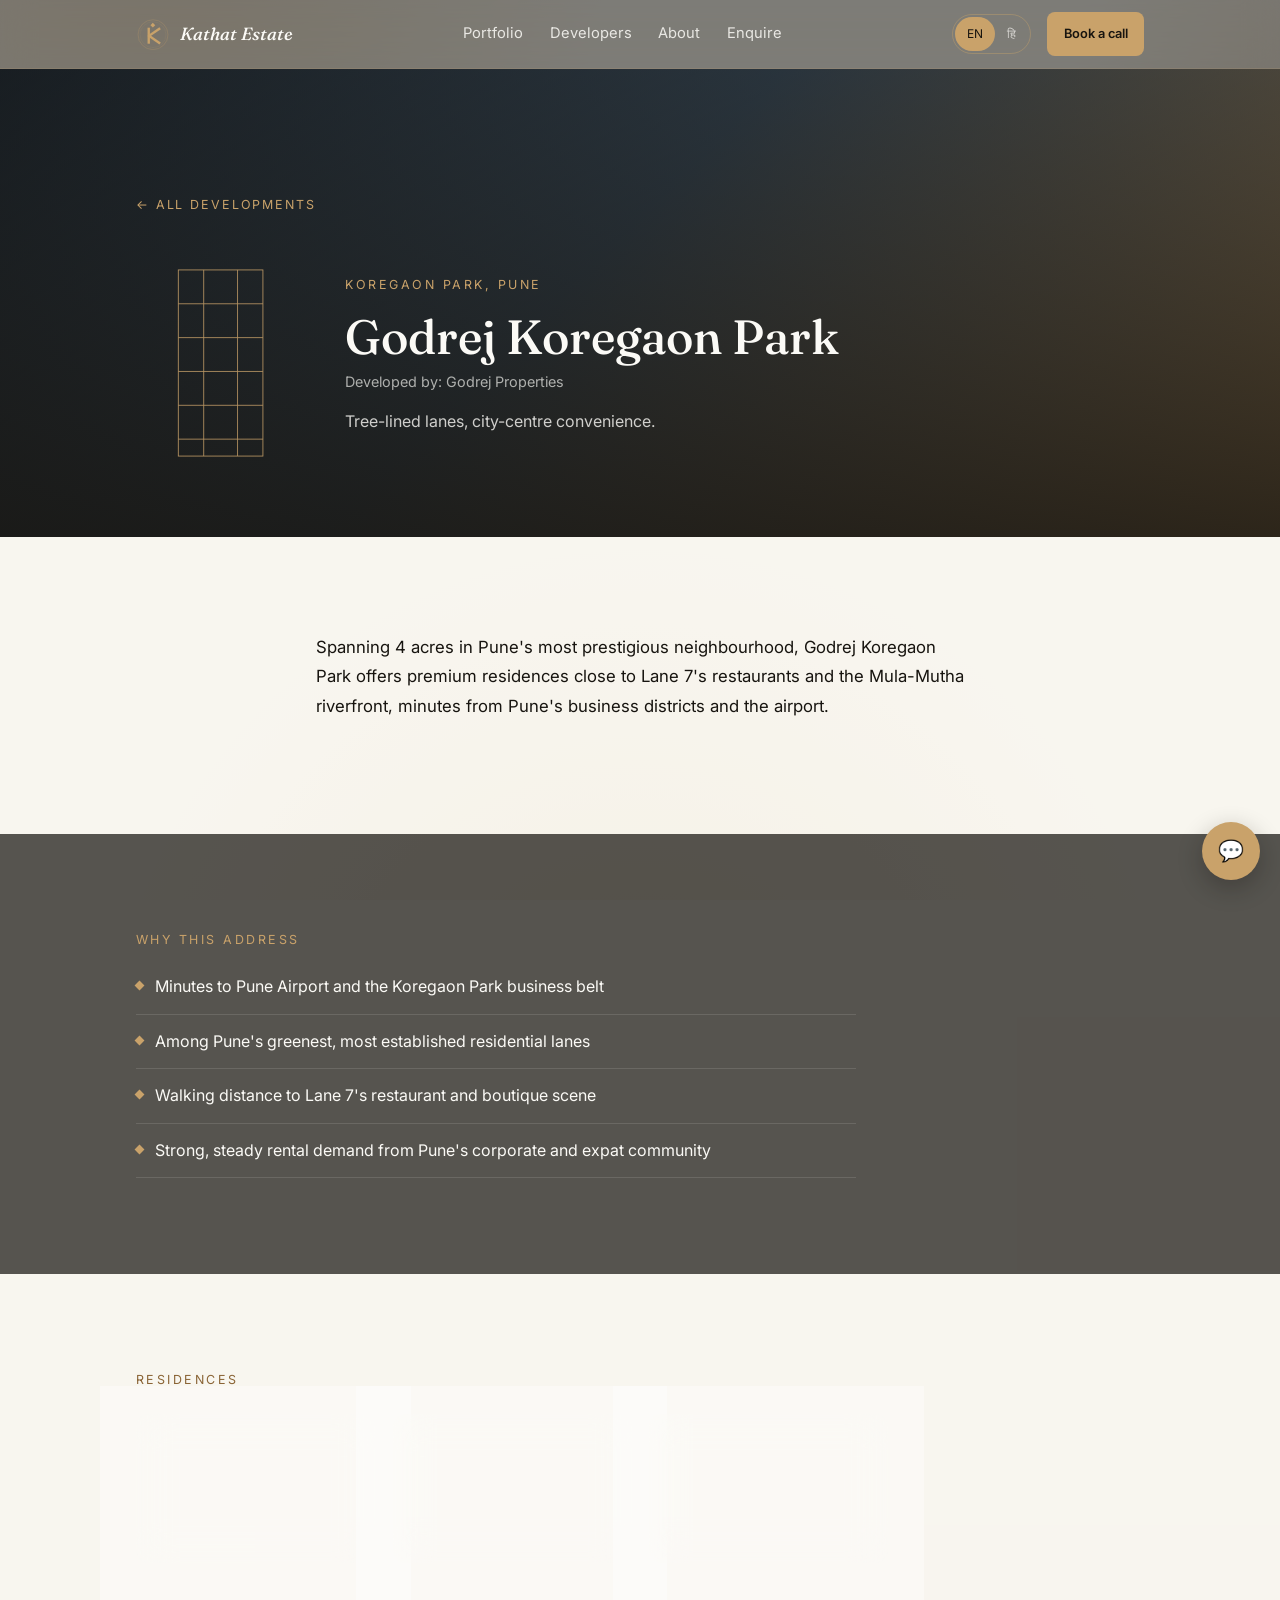
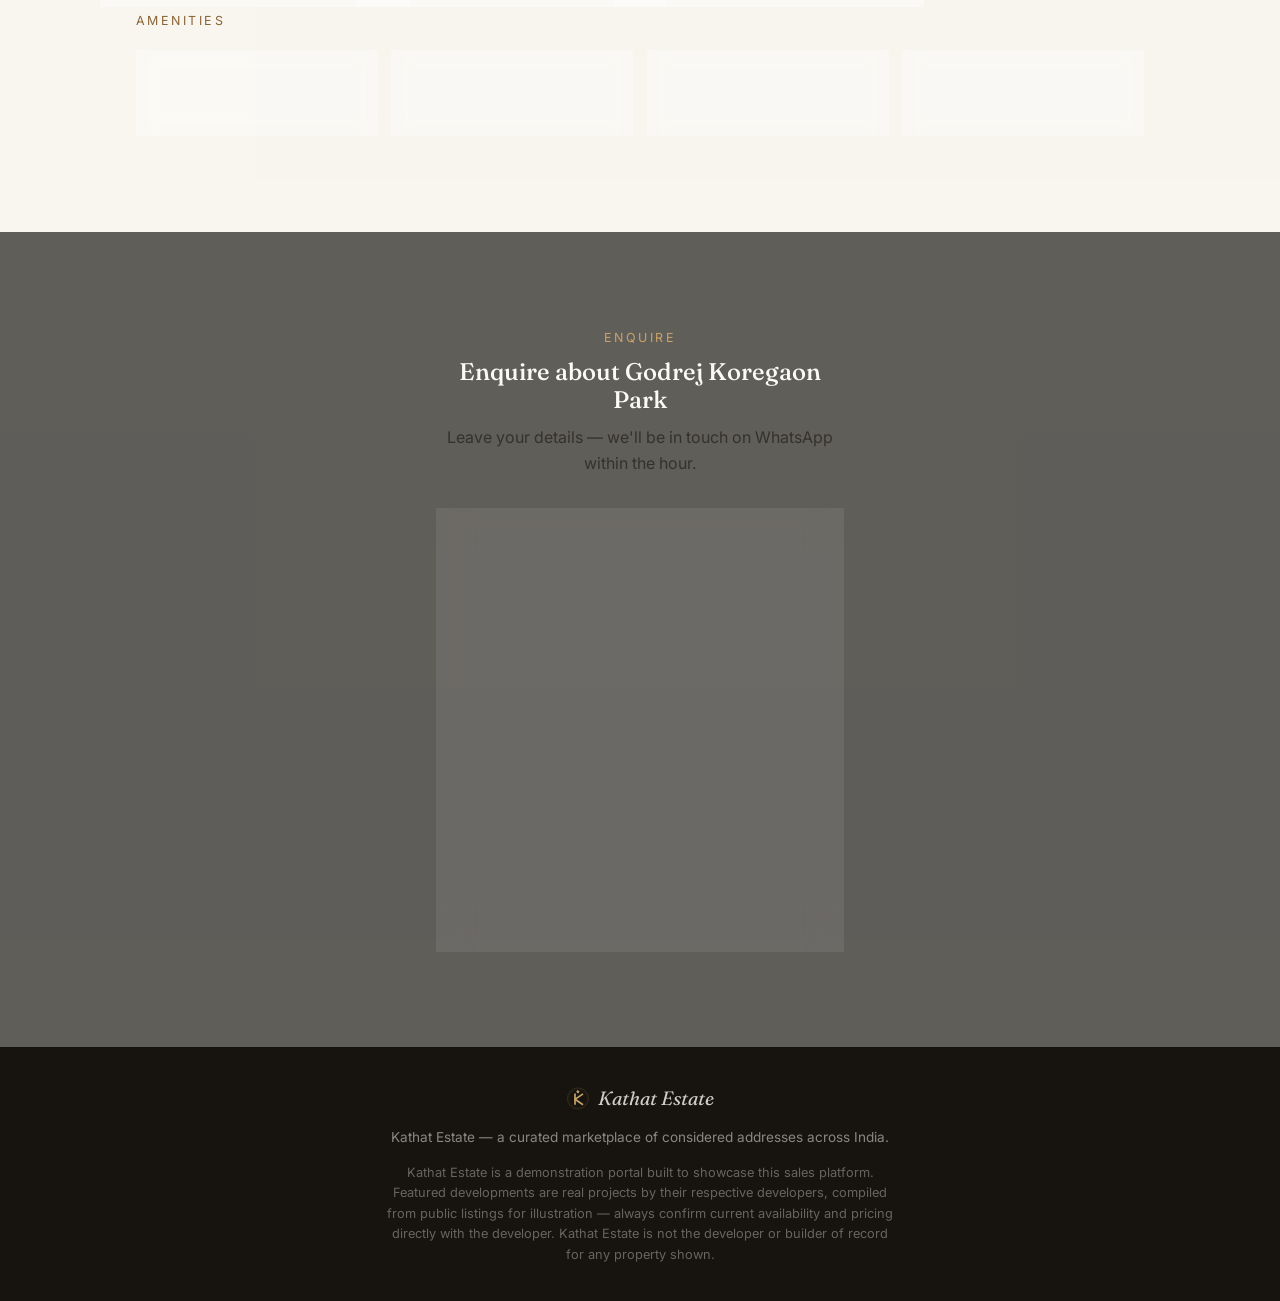
<file: kathat-frontend/properties/koregaon-park.html>
<!DOCTYPE html>
<html lang="en">
<head>
<meta charset="UTF-8">
<meta name="viewport" content="width=device-width, initial-scale=1">
<link rel="preconnect" href="https://fonts.googleapis.com">
<link rel="preconnect" href="https://fonts.gstatic.com" crossorigin>
<link href="https://fonts.googleapis.com/css2?family=Fraunces:ital,wght@0,400;0,500;0,600;1,500&family=Inter:wght@400;500;600&display=swap" rel="stylesheet">
<link rel="manifest" href="../manifest.json">
<link rel="icon" href="../favicon.svg" type="image/svg+xml">
<link rel="icon" href="../favicon-32.png" sizes="32x32" type="image/png">
<link rel="icon" href="../favicon-16.png" sizes="16x16" type="image/png">
<link rel="apple-touch-icon" href="../apple-touch-icon.png">
<meta name="theme-color" content="#17140F">
<link rel="stylesheet" href="../assets/style.css">

<title>Godrej Koregaon Park — Kathat Estate</title>
<meta name="description" content="Spanning 4 acres in Pune's most prestigious neighbourhood, Godrej Koregaon Park offers premium residences close to Lane 7's restaurants and the Mula-Mutha riverfront, minutes from Pune's business districts and the airport.">

</head>
<body>
<a class="skip-link" href="#main">Skip to content</a>
<header class="nav">
  <div class="nav__inner">
    <a href="../index.html" class="nav__brand">
      <img src="../assets/logo/mark.svg" alt="" width="34" height="34">
      <span>Kathat Estate</span>
    </a>
    <ul class="nav__links">
      <li><a href="../index.html#portfolio"><span data-lang="en">Portfolio</span><span data-lang="hi">पोर्टफोलियो</span></a></li>
      <li><a href="../index.html#developers"><span data-lang="en">Developers</span><span data-lang="hi">डेवलपर्स</span></a></li>
      <li><a href="../index.html#about"><span data-lang="en">About</span><span data-lang="hi">हमारे बारे में</span></a></li>
      <li><a href="../index.html#enquiry"><span data-lang="en">Enquire</span><span data-lang="hi">पूछताछ</span></a></li>
    </ul>
    <div class="nav__right">
      <div class="lang-toggle">
        <button data-lang-btn="en">EN</button>
        <button data-lang-btn="hi">हि</button>
      </div>
      <a href="../index.html#enquiry" class="btn btn--gold" style="padding:.55em 1.2em;font-size:.8rem;">
        <span data-lang="en">Book a call</span><span data-lang="hi">कॉल बुक करें</span>
      </a>
    </div>
  </div>
</header>

<main id="main">
  <section class="prop-hero">
    <div class="prop-hero__bg mood-koregaon-park"></div>
    <div class="wrap">
      <a href="../index.html#portfolio" class="back-link">&larr; <span data-lang="en">All developments</span><span data-lang="hi">सभी प्रोजेक्ट्स</span></a>
      <div class="prop-hero__row reveal">
        <svg class="prop-hero__art" viewBox="0 0 200 260" stroke="#C9A26A" stroke-width="1" fill="none">
      <rect x="50" y="20" width="100" height="220" />
      <line x1="50" y1="60" x2="150" y2="60" /><line x1="50" y1="100" x2="150" y2="100" />
      <line x1="50" y1="140" x2="150" y2="140" /><line x1="50" y1="180" x2="150" y2="180" />
      <line x1="50" y1="220" x2="150" y2="220" />
      <line x1="80" y1="20" x2="80" y2="240" /><line x1="120" y1="20" x2="120" y2="240" />
    </svg>
        <div>
          <p class="eyebrow"><span data-lang="en">Koregaon Park</span><span data-lang="hi">कोरेगांव पार्क</span>, <span data-lang="en">Pune</span><span data-lang="hi">पुणे</span></p>
          <h1>Godrej Koregaon Park</h1>
          <p class="prop-hero__dev"><span data-lang="en">Developed by</span><span data-lang="hi">डेवलपर</span>: <span data-lang="en">Godrej Properties</span><span data-lang="hi">गोदरेज प्रॉपर्टीज</span></p>
          <p class="prop-hero__tag"><span data-lang="en">Tree-lined lanes, city-centre convenience.</span><span data-lang="hi">हरे-भरे रास्ते, शहर के बीचों-बीच सुविधा।</span></p>
        </div>
      </div>
    </div>
  </section>

  <section class="bg-ivory">
    <div class="wrap reveal" style="max-width:760px;">
      <p style="font-size:1.05rem;line-height:1.75;"><span data-lang="en">Spanning 4 acres in Pune's most prestigious neighbourhood, Godrej Koregaon Park offers premium residences close to Lane 7's restaurants and the Mula-Mutha riverfront, minutes from Pune's business districts and the airport.</span><span data-lang="hi">पुणे के सबसे प्रतिष्ठित इलाके में 4 एकड़ में फैला, गोदरेज कोरेगांव पार्क लेन 7 के रेस्तरां और मुला-मुठा रिवरफ्रंट के करीब प्रीमियम रेजिडेंस प्रदान करता है, पुणे के बिज़नेस डिस्ट्रिक्ट और एयरपोर्ट से कुछ ही मिनट की दूरी पर।</span></p>
    </div>
  </section>

  <section class="bg-ink">
    <div class="wrap reveal">
      <p class="eyebrow"><span data-lang="en">Why this address</span><span data-lang="hi">यह पता क्यों चुनें</span></p>
      <ul class="feature-list">
      <li><span class="dot"></span><span><span data-lang="en">Minutes to Pune Airport and the Koregaon Park business belt</span><span data-lang="hi">पुणे एयरपोर्ट और कोरेगांव पार्क बिज़नेस बेल्ट से कुछ ही मिनट</span></span></li>
      <li><span class="dot"></span><span><span data-lang="en">Among Pune's greenest, most established residential lanes</span><span data-lang="hi">पुणे की सबसे हरी-भरी, सबसे स्थापित रिहायशी गलियों में से एक</span></span></li>
      <li><span class="dot"></span><span><span data-lang="en">Walking distance to Lane 7's restaurant and boutique scene</span><span data-lang="hi">लेन 7 के रेस्तरां और बुटीक सीन से पैदल दूरी</span></span></li>
      <li><span class="dot"></span><span><span data-lang="en">Strong, steady rental demand from Pune's corporate and expat community</span><span data-lang="hi">पुणे के कॉर्पोरेट और प्रवासी समुदाय से मज़बूत, स्थिर किराया मांग</span></span></li>
      </ul>
    </div>
  </section>

  <section class="bg-ivory">
    <div class="wrap reveal">
      <p class="eyebrow eyebrow--dark"><span data-lang="en">Residences</span><span data-lang="hi">रेज़िडेंस</span></p>
      <div class="units-grid">
    <div class="unit-card">
      <h3><span data-lang="en">2 BHK</span><span data-lang="hi">2 बीएचके</span></h3>
      <p class="unit-card__size">950–1,150 <span data-lang="en">sq.ft.</span><span data-lang="hi">वर्ग फुट</span></p>
      <p class="unit-card__price">
        <span data-lang="en">₹2.3 Cr onwards</span>
        <span data-lang="hi">₹2.3 करोड़ से शुरू</span>
      </p>
    </div>
    <div class="unit-card">
      <h3><span data-lang="en">3 BHK</span><span data-lang="hi">3 बीएचके</span></h3>
      <p class="unit-card__size">1,363–1,700 <span data-lang="en">sq.ft.</span><span data-lang="hi">वर्ग फुट</span></p>
      <p class="unit-card__price">
        <span data-lang="en">₹3.99 Cr onwards</span>
        <span data-lang="hi">₹3.99 करोड़ से शुरू</span>
      </p>
    </div>
    <div class="unit-card">
      <h3><span data-lang="en">4 BHK</span><span data-lang="hi">4 बीएचके</span></h3>
      <p class="unit-card__size">2,000–2,400 <span data-lang="en">sq.ft.</span><span data-lang="hi">वर्ग फुट</span></p>
      <p class="unit-card__price">
        <span data-lang="en">₹5.99 Cr onwards</span>
        <span data-lang="hi">₹5.99 करोड़ से शुरू</span>
      </p>
    </div>
      </div>

      <p class="eyebrow eyebrow--dark" style="margin-top:48px;"><span data-lang="en">Amenities</span><span data-lang="hi">सुविधाएं</span></p>
      <div class="amenities-grid">
    <div><span class="dot"></span><span data-lang="en">Landscaped grounds</span><span data-lang="hi">लैंडस्केप्ड ग्राउंड</span></div>
    <div><span class="dot"></span><span data-lang="en">Clubhouse & swimming pool</span><span data-lang="hi">क्लबहाउस और स्विमिंग पूल</span></div>
    <div><span class="dot"></span><span data-lang="en">Riverfront proximity</span><span data-lang="hi">रिवरफ्रंट से नज़दीकी</span></div>
    <div><span class="dot"></span><span data-lang="en">24-hour concierge & security</span><span data-lang="hi">24 घंटे कॉन्सियर्ज और सुरक्षा</span></div>
      </div>
    </div>
  </section>

  <section id="enquiry" class="enquiry">
  <div class="enquiry__box reveal">
    <p class="eyebrow"><span data-lang="en">Enquire</span><span data-lang="hi">पूछताछ</span></p>
    <h2><span data-lang="en">Enquire about Godrej Koregaon Park</span><span data-lang="hi">इसके बारे में पूछताछ करें</span></h2>
    <p class="section-sub"><span data-lang="en">Leave your details — we'll be in touch on WhatsApp within the hour.</span><span data-lang="hi">अपनी जानकारी दें — हम एक घंटे के भीतर व्हाट्सएप पर संपर्क करेंगे।</span></p>

    <div class="enquiry__panel">
      <form class="enquiry-form" data-property="koregaon-park">
        <label>
          <span data-lang="en">Full name</span><span data-lang="hi">पूरा नाम</span>
          <input required type="text" name="name">
        </label>
        <label>
          <span data-lang="en">WhatsApp number</span><span data-lang="hi">व्हाट्सएप नंबर</span>
          <input required type="tel" name="phone" placeholder="+91">
        </label>
        <label>
              <span data-lang="en">Interested in</span><span data-lang="hi">किसमें रुचि है</span>
              <select name="unit"><option value="2 BHK">2 BHK</option><option value="3 BHK">3 BHK</option><option value="4 BHK">4 BHK</option></select>
            </label>
        <button type="submit" class="btn btn--gold btn--full">
          <span data-lang="en">Send enquiry</span><span data-lang="hi">पूछताछ भेजें</span>
        </button>
        <p class="note"><span data-lang="en">Your enquiry is tracked automatically — no spam, ever.</span><span data-lang="hi">आपकी पूछताछ स्वचालित रूप से ट्रैक होती है — कभी स्पैम नहीं।</span></p>
      </form>
      <div class="enquiry-success" hidden>
        <span data-lang="en">Thank you — our team will reach out on WhatsApp shortly.</span><span data-lang="hi">धन्यवाद — हमारी टीम जल्द ही व्हाट्सएप पर संपर्क करेगी।</span>
      </div>
    </div>
  </div>
</section>

</main>
<footer class="footer">
  <p class="footer__brand"><img src="../assets/logo/mark.svg" alt=""><span>Kathat Estate</span></p>
  <p><span data-lang="en">Kathat Estate — a curated marketplace of considered addresses across India.</span><span data-lang="hi">कठात एस्टेट — भारत भर के सुविचारित पतों का एक क्यूरेटेड मार्केटप्लेस।</span></p>
  <p class="footer__fine"><span data-lang="en">Kathat Estate is a demonstration portal built to showcase this sales platform. Featured developments are real projects by their respective developers, compiled from public listings for illustration — always confirm current availability and pricing directly with the developer. Kathat Estate is not the developer or builder of record for any property shown.</span><span data-lang="hi">कठात एस्टेट इस सेल्स प्लेटफॉर्म को प्रदर्शित करने के लिए बनाया गया एक डेमो पोर्टल है। प्रदर्शित प्रोजेक्ट्स संबंधित डेवलपर्स की वास्तविक परियोजनाएं हैं, जो सार्वजनिक लिस्टिंग से संकलित की गई हैं — कृपया मौजूदा उपलब्धता और कीमत की पुष्टि सीधे डेवलपर से करें। कठात एस्टेट किसी भी दिखाई गई प्रॉपर्टी का डेवलपर या बिल्डर नहीं है।</span></p>
</footer>

<button class="chat-launcher" aria-label="Ask Kathat">💬</button>
<div class="chat-panel" hidden data-property-name="Godrej Koregaon Park">
  <div class="chat-panel__head"><span data-lang="en">Ask Kathat</span><span data-lang="hi">कठात से पूछें</span></div>
  <div class="chat-panel__body"></div>
  <form class="chat-panel__form">
    <input type="text" placeholder="Ask about pricing, or book a visit…" required>
    <button type="submit"><span data-lang="en">Send</span><span data-lang="hi">भेजें</span></button>
  </form>
</div>


<script src="../assets/config.js"></script>
<script src="../assets/pixel.js" defer></script>
<script src="../assets/main.js" defer></script>
<script src="../assets/interactions.js" defer></script>

</body>
</html>
</file>
<file: kathat-frontend/assets/style.css>
/*! Kathat Estate — static stylesheet. No build step: edit and deploy as-is. */

:root{
  --ink:#17140F; --ink2:#221D15; --gold:#C9A26A; --gold-light:#D9BE8D;
  --gold-deep:#8A6435; --ivory:#F6F2E9; --stone:#8C8577; --offwhite:#FBFAF6;
  --line-dark:rgba(251,250,246,.12); --line-light:rgba(23,20,15,.1);
  --font-display:'Fraunces',serif; --font-body:'Inter',sans-serif;
  --wrap:1120px;
  --glass-blur:18px;
}
*{box-sizing:border-box;}
html{scroll-behavior:smooth;}
body{margin:0;font-family:var(--font-body);color:var(--ink);background:var(--offwhite);line-height:1.6;
  position:relative;}

/* ---- Atmosphere: fixed gradient bloom behind everything, so glass panels
   have something rich to refract. This is what makes the frosted-glass
   panels actually read as "glass" rather than just semi-transparent grey. */
body::before{
  content:"";position:fixed;inset:0;z-index:-1;pointer-events:none;
  background:
    radial-gradient(60vw 60vw at 12% -10%, rgba(201,162,106,.22), transparent 60%),
    radial-gradient(50vw 50vw at 110% 20%, rgba(138,100,53,.20), transparent 55%),
    radial-gradient(70vw 70vw at 50% 120%, rgba(201,162,106,.14), transparent 60%),
    var(--offwhite);
}
html.lang-hi body::before, body.on-dark-page::before{
  background:
    radial-gradient(60vw 60vw at 12% -10%, rgba(201,162,106,.16), transparent 60%),
    radial-gradient(50vw 50vw at 110% 20%, rgba(138,100,53,.16), transparent 55%),
    var(--offwhite);
}

h1,h2,h3,h4{font-family:var(--font-display);font-weight:500;line-height:1.15;margin:0 0 .5em;}
p{margin:0 0 1em;}
a{color:inherit;}
img,svg{display:block;max-width:100%;}
button{font:inherit;cursor:pointer;}
::selection{background:var(--gold);color:var(--ink);}
:focus-visible{outline:2px solid var(--gold);outline-offset:3px;}
.skip-link{position:absolute;left:-999px;top:0;background:var(--gold);color:var(--ink);padding:10px 16px;z-index:200;}
.skip-link:focus{left:12px;top:12px;}

.wrap{max-width:var(--wrap);margin:0 auto;padding:0 clamp(20px,5vw,56px);}
.eyebrow{font-family:var(--font-body);font-size:.78rem;letter-spacing:.2em;text-transform:uppercase;color:var(--gold);margin:0 0 .8em;}
.eyebrow--dark{color:var(--gold-deep);}

/* ---- Glassmorphism utility ---- */
.glass{
  background:rgba(251,250,246,.10);
  backdrop-filter:blur(var(--glass-blur)) saturate(140%);
  -webkit-backdrop-filter:blur(var(--glass-blur)) saturate(140%);
  border:1px solid rgba(251,250,246,.18);
  box-shadow:0 8px 32px rgba(23,20,15,.18), inset 0 1px 0 rgba(251,250,246,.12);
}
.glass--on-light{
  background:rgba(255,255,255,.45);
  border-color:rgba(255,255,255,.6);
  box-shadow:0 8px 32px rgba(23,20,15,.08), inset 0 1px 0 rgba(255,255,255,.5);
}
@supports not ((backdrop-filter:blur(1px)) or (-webkit-backdrop-filter:blur(1px))){
  .glass{background:rgba(34,29,21,.86);}
  .glass--on-light{background:rgba(255,255,255,.9);}
}

/* ---- Language toggling: both languages ship in the HTML, CSS hides one ---- */
html.lang-en [data-lang="hi"]{display:none;}
html.lang-hi [data-lang="en"]{display:none;}
html.lang-hi [data-lang="hi"]{display:revert;}

/* ---- Buttons (with room for the JS ripple element) ---- */
.btn{position:relative;overflow:hidden;display:inline-flex;align-items:center;gap:.5em;font-weight:600;font-size:.95rem;
  padding:.9em 1.6em;border-radius:8px;text-decoration:none;border:1.5px solid transparent;
  cursor:pointer;transition:transform .15s ease,background .15s ease,box-shadow .2s ease;background:none;
  min-height:44px;touch-action:manipulation;-webkit-tap-highlight-color:transparent;}
.btn--gold{background:var(--gold);color:var(--ink);}
.btn--gold:hover{transform:translateY(-2px);background:var(--gold-light);box-shadow:0 10px 28px rgba(201,162,106,.35);}
.btn--gold:active{transform:translateY(0) scale(.97);}
.btn--ghost{border-color:var(--line-dark);color:var(--offwhite);}
.btn--ghost:hover{border-color:var(--gold-light);}
.btn--ghost:active{transform:scale(.97);}
.btn--outline{border-color:var(--gold);color:var(--gold-deep);width:100%;justify-content:center;}
.btn--outline:hover{background:var(--gold);color:var(--ink);}
.btn--outline:active{transform:scale(.97);}
.btn--full{width:100%;justify-content:center;}
.btn .ripple{position:absolute;border-radius:50%;background:rgba(255,255,255,.5);
  transform:scale(0);animation:ripple .55s ease-out;pointer-events:none;}
@keyframes ripple{to{transform:scale(3);opacity:0;}}

/* ---- Nav (glass) ---- */
.nav{position:sticky;top:0;z-index:100;background:rgba(23,20,15,.55);backdrop-filter:blur(16px) saturate(140%);
  -webkit-backdrop-filter:blur(16px) saturate(140%);border-bottom:1px solid rgba(201,162,106,.18);}
.nav__inner{max-width:var(--wrap);margin:0 auto;padding:12px clamp(20px,5vw,56px);
  display:flex;align-items:center;justify-content:space-between;gap:20px;color:var(--offwhite);}
.nav__brand{display:flex;align-items:center;gap:10px;text-decoration:none;color:var(--offwhite);}
.nav__brand img{height:34px;width:34px;}
.nav__brand span{font-family:var(--font-display);font-weight:500;font-style:italic;font-size:1.1rem;}
.nav__links{display:flex;gap:1.8em;font-size:.92rem;list-style:none;margin:0;padding:0;}
.nav__links a{text-decoration:none;opacity:.85;padding:.4em 0;}
.nav__links a:hover{opacity:1;color:var(--gold-light);}
.nav__right{display:flex;align-items:center;gap:16px;}
@media (max-width:820px){.nav__links{display:none;}}

.lang-toggle{display:flex;align-items:center;border:1px solid rgba(201,162,106,.4);border-radius:999px;padding:2px;}
.lang-toggle button{border:none;background:none;color:rgba(251,250,246,.7);font-size:.75rem;
  padding:7px 12px;border-radius:999px;min-height:32px;touch-action:manipulation;}
.lang-toggle button[aria-pressed="true"]{background:var(--gold);color:var(--ink);}

/* ---- Hero ---- */
.hero{background:var(--ink);color:var(--offwhite);padding:clamp(56px,9vw,110px) 0 clamp(70px,10vw,110px);}
.hero__inner{max-width:var(--wrap);margin:0 auto;padding:0 clamp(20px,5vw,56px);}
.hero h1{font-size:clamp(2.1rem,4.6vw + .6rem,3.6rem);max-width:14ch;}
.hero__sub{max-width:52ch;font-size:1.08rem;color:rgba(251,250,246,.72);}
.hero__ctas{display:flex;flex-wrap:wrap;gap:14px;margin-top:1.6em;}

/* ---- Section shells ---- */
section{padding:clamp(56px,8vw,96px) 0;}
.section-head{max-width:var(--wrap);margin:0 auto clamp(30px,5vw,48px);padding:0 clamp(20px,5vw,56px);}
.section-head h2{font-size:clamp(1.7rem,3vw + .5rem,2.4rem);max-width:20ch;}
.section-sub{color:rgba(23,20,15,.6);max-width:52ch;}
.on-dark .section-sub{color:rgba(251,250,246,.65);}
.bg-ink{background:rgba(23,20,15,.72);color:var(--offwhite);}
.bg-ivory{background:rgba(246,242,233,.55);color:var(--ink);}

/* ---- Stats (glass cards) ---- */
.stats{border-top:1px solid rgba(201,162,106,.2);border-bottom:1px solid rgba(201,162,106,.2);
  background:rgba(23,20,15,.6);backdrop-filter:blur(var(--glass-blur));-webkit-backdrop-filter:blur(var(--glass-blur));
  color:var(--offwhite);padding:40px 0;}
.stats__grid{max-width:920px;margin:0 auto;padding:0 clamp(20px,5vw,56px);
  display:grid;grid-template-columns:repeat(3,1fr);gap:16px;text-align:center;}
.stats__grid > div{padding:18px 8px;border-radius:12px;transition:background .2s;}
.stats__grid > div:hover{background:rgba(251,250,246,.06);}
.stats__value{font-family:var(--font-display);font-size:clamp(1.8rem,3vw,2.6rem);color:var(--gold);}
.stats__label{margin-top:.2em;font-size:.72rem;text-transform:uppercase;letter-spacing:.15em;color:rgba(251,250,246,.6);}

/* ---- Filter chips ---- */
.chips{display:flex;flex-wrap:wrap;gap:8px;margin:28px 0 0;}
.chip{border:1px solid rgba(23,20,15,.18);background:rgba(255,255,255,.35);backdrop-filter:blur(8px);
  color:rgba(23,20,15,.65);border-radius:999px;padding:9px 18px;font-size:.85rem;min-height:40px;
  transition:border-color .15s,background .15s,color .15s,transform .15s;touch-action:manipulation;-webkit-tap-highlight-color:transparent;}
.chip[aria-pressed="true"]{background:var(--ink);border-color:var(--ink);color:var(--offwhite);}
.chip:hover{border-color:rgba(23,20,15,.5);transform:translateY(-1px);}
.chip:active{transform:scale(.96);}

/* ---- Property grid + glass cards with gradient "mood" art ----------------
   No stock photography is used here — see README for why (misattributing a
   random photo to a specific real building is its own kind of dishonest).
   Each property instead gets a distinct colour "mood" gradient standing in
   for imagery, with a frosted glass panel over it for the actual content —
   genuine glassmorphism, and a one-line swap for real photos later (see
   .property-card__art in the README). */
.property-grid{margin-top:36px;display:grid;gap:22px;grid-template-columns:repeat(auto-fill,minmax(280px,1fr));}
.property-card{position:relative;display:block;border-radius:16px;overflow:hidden;text-decoration:none;color:inherit;
  height:360px;transition:transform .25s ease,box-shadow .25s ease;transform-style:preserve-3d;perspective:800px;}
.property-card:hover{box-shadow:0 24px 48px rgba(23,20,15,.28);}
.property-card:active{transform:scale(.98) !important;}
.property-card__art{position:absolute;inset:0;z-index:0;}
.property-card__art::after{content:"";position:absolute;inset:0;
  background:linear-gradient(180deg,rgba(23,20,15,0) 0%,rgba(23,20,15,.55) 65%,rgba(23,20,15,.85) 100%);}
.property-card__glass{position:relative;z-index:1;height:100%;display:flex;flex-direction:column;justify-content:flex-end;
  padding:26px;background:rgba(23,20,15,.16);backdrop-filter:blur(6px);-webkit-backdrop-filter:blur(6px);
  border:1px solid rgba(251,250,246,.14);border-radius:16px;color:var(--offwhite);}
.property-card svg.card-icon{position:absolute;top:20px;right:20px;opacity:.85;}
.property-card__loc{font-size:.75rem;text-transform:uppercase;letter-spacing:.15em;color:var(--gold-light);}
.property-card__dev{margin-top:2px;font-size:.85rem;color:rgba(251,250,246,.7);}
.property-card h3{color:var(--offwhite);margin-top:8px;}
.property-card__tag{margin-top:6px;font-size:.9rem;color:rgba(251,250,246,.8);}
.property-card__price{margin-top:14px;font-size:.9rem;font-weight:600;color:var(--gold-light);}
.property-card__cta{margin-top:14px;display:inline-block;font-size:.88rem;font-weight:600;color:var(--offwhite);
  text-decoration:underline;text-decoration-color:var(--gold);text-underline-offset:4px;}

/* Per-property mood gradients */
.mood-bandra-west{background:linear-gradient(135deg,#0d3b4a 0%,#1c6e73 45%,#C9A26A 100%);}
.mood-indiranagar{background:linear-gradient(135deg,#1c3a24 0%,#3f6e3f 45%,#C9A26A 100%);}
.mood-golf-course-road{background:linear-gradient(135deg,#123324 0%,#2f6b46 45%,#D9BE8D 100%);}
.mood-assagao{background:linear-gradient(135deg,#5c2a1a 0%,#b0562f 45%,#e8b667 100%);}
.mood-jubilee-hills{background:linear-gradient(135deg,#3a1420 0%,#7a2f3f 45%,#C9A26A 100%);}
.mood-koregaon-park{background:linear-gradient(135deg,#1a2a3a 0%,#3f5a73 45%,#C9A26A 100%);}

/* ---- Developers strip ---- */
.developers{display:flex;flex-wrap:wrap;justify-content:center;gap:14px 20px;margin-top:32px;}
.developers span{font-family:var(--font-display);font-size:1.1rem;color:var(--ink);padding:10px 22px;
  border-radius:999px;background:rgba(255,255,255,.4);backdrop-filter:blur(10px);border:1px solid rgba(255,255,255,.5);}

/* ---- Ledger / feature list ---- */
.feature-list{list-style:none;margin:0;padding:0;max-width:720px;}
.feature-list li{display:flex;gap:12px;padding:14px 0;border-bottom:1px solid var(--line-dark);}
.bg-ivory .feature-list li{border-bottom-color:var(--line-light);}
.feature-list .dot{flex:none;width:7px;height:7px;margin-top:8px;background:var(--gold);transform:rotate(45deg);}

/* ---- Property detail page ---- */
.prop-hero{position:relative;color:var(--offwhite);padding:120px 0 64px;overflow:hidden;}
.prop-hero__bg{position:absolute;inset:0;z-index:0;}
.prop-hero__bg::after{content:"";position:absolute;inset:0;background:linear-gradient(180deg,rgba(23,20,15,.55),rgba(23,20,15,.88));}
.prop-hero .wrap{position:relative;z-index:1;}
.prop-hero__row{display:flex;flex-wrap:wrap;align-items:center;gap:40px;margin-top:20px;}
.prop-hero__art{opacity:.9;height:220px;width:auto;}
.prop-hero h1{margin:.3em 0 0;font-size:clamp(2rem,4vw,3rem);}
.prop-hero__dev{margin-top:.4em;color:rgba(251,250,246,.65);font-size:.9rem;}
.prop-hero__tag{margin-top:1em;max-width:44ch;color:rgba(251,250,246,.8);}
.back-link{font-size:.78rem;text-transform:uppercase;letter-spacing:.15em;color:var(--gold);text-decoration:none;
  display:inline-block;padding:.5em 0;min-height:44px;}
.back-link:hover{text-decoration:underline;}

.units-grid{margin-top:24px;display:grid;gap:18px;grid-template-columns:repeat(auto-fill,minmax(220px,1fr));}
.unit-card{border-radius:14px;padding:24px;background:rgba(255,255,255,.4);backdrop-filter:blur(var(--glass-blur));
  -webkit-backdrop-filter:blur(var(--glass-blur));border:1px solid rgba(255,255,255,.55);
  box-shadow:0 8px 24px rgba(23,20,15,.08);transition:transform .2s ease,box-shadow .2s ease;}
.unit-card:hover{transform:translateY(-4px);box-shadow:0 16px 32px rgba(23,20,15,.14);}
.unit-card h3{font-size:1.2rem;margin-bottom:.2em;}
.unit-card__size{font-size:.85rem;color:rgba(23,20,15,.55);}
.unit-card__price{margin-top:10px;font-size:.9rem;font-weight:600;color:var(--gold-deep);}

.amenities-grid{margin-top:20px;display:grid;gap:14px;grid-template-columns:repeat(auto-fill,minmax(240px,1fr));}
.amenities-grid div{display:flex;align-items:center;gap:10px;padding:18px 20px;font-size:.92rem;border-radius:12px;
  background:rgba(255,255,255,.35);backdrop-filter:blur(10px);border:1px solid rgba(255,255,255,.5);}
.amenities-grid .dot{flex:none;width:7px;height:7px;background:var(--gold);transform:rotate(45deg);}

/* ---- Enquiry form (glass panel) ---- */
.enquiry{background:rgba(23,20,15,.68);color:var(--offwhite);text-align:center;}
.enquiry__box{max-width:520px;margin:0 auto;padding:0 clamp(20px,5vw,56px);}
.enquiry__box .section-sub{margin:0 auto;}
.enquiry__panel{margin-top:32px;padding:32px;border-radius:18px;text-align:left;
  background:rgba(251,250,246,.08);backdrop-filter:blur(var(--glass-blur));-webkit-backdrop-filter:blur(var(--glass-blur));
  border:1px solid rgba(251,250,246,.16);}
.enquiry-form label{display:block;font-size:.85rem;color:rgba(251,250,246,.7);margin-bottom:16px;}
.enquiry-form input,.enquiry-form select{width:100%;margin-top:.4em;padding:.85em .9em;
  border:1px solid rgba(251,250,246,.2);border-radius:8px;font:inherit;font-size:1rem;min-height:44px;
  background:rgba(23,20,15,.4);color:var(--offwhite);}
.enquiry-form input::placeholder{color:rgba(251,250,246,.35);}
.enquiry-form .note{font-size:.78rem;color:rgba(251,250,246,.4);text-align:center;margin:.8em 0 0;}
.enquiry-success{font-size:.95rem;color:rgba(251,250,246,.85);}
.enquiry-success[hidden]{display:none;}
form.enquiry-form[hidden]{display:none;}

/* ---- Footer ---- */
.footer{background:var(--ink);color:rgba(251,250,246,.5);text-align:center;padding:36px 20px;font-size:.85rem;}
.footer__brand{display:flex;align-items:center;justify-content:center;gap:8px;}
.footer__brand img{height:24px;width:24px;}
.footer__brand span{font-family:var(--font-display);font-style:italic;font-size:1.2rem;color:rgba(251,250,246,.8);}
.footer__fine{color:rgba(251,250,246,.35);font-size:.8rem;max-width:64ch;margin:.6em auto 0;}

/* ---- AI chat widget (glass) ---- */
.chat-launcher{position:fixed;bottom:20px;right:20px;z-index:80;width:58px;height:58px;border-radius:999px;
  background:var(--gold);color:var(--ink);border:none;font-size:1.3rem;box-shadow:0 8px 24px rgba(23,20,15,.3);
  transition:transform .15s;touch-action:manipulation;-webkit-tap-highlight-color:transparent;}
.chat-launcher:hover{transform:translateY(-2px) scale(1.03);}
.chat-launcher:active{transform:scale(.94);}
.chat-panel{position:fixed;bottom:88px;right:20px;z-index:80;width:340px;max-width:calc(100vw - 40px);
  height:440px;border-radius:16px;box-shadow:0 24px 60px rgba(23,20,15,.4);
  display:flex;flex-direction:column;overflow:hidden;
  background:rgba(23,20,15,.55);backdrop-filter:blur(22px) saturate(150%);-webkit-backdrop-filter:blur(22px) saturate(150%);
  border:1px solid rgba(251,250,246,.18);}
.chat-panel[hidden]{display:none;}
.chat-panel__head{padding:14px 16px;font-size:.9rem;font-weight:600;color:var(--offwhite);border-bottom:1px solid rgba(251,250,246,.12);}
.chat-panel__body{flex:1;overflow-y:auto;-webkit-overflow-scrolling:touch;padding:16px;display:flex;flex-direction:column;gap:10px;}
.chat-msg{max-width:85%;padding:10px 14px;border-radius:12px;font-size:.88rem;line-height:1.5;}
.chat-msg--assistant{background:rgba(251,250,246,.1);color:var(--offwhite);align-self:flex-start;}
.chat-msg--user{background:var(--gold);color:var(--ink);align-self:flex-end;}
.chat-panel__form{display:flex;gap:8px;border-top:1px solid rgba(251,250,246,.12);padding:10px;}
.chat-panel__form input{flex:1;border:1px solid rgba(251,250,246,.2);border-radius:999px;padding:10px 14px;
  font:inherit;font-size:.9rem;min-height:40px;background:rgba(251,250,246,.08);color:var(--offwhite);}
.chat-panel__form input::placeholder{color:rgba(251,250,246,.4);}
.chat-panel__form button{border:none;background:var(--gold);color:var(--ink);border-radius:999px;padding:10px 18px;
  font-size:.78rem;font-weight:600;min-height:40px;touch-action:manipulation;}

/* ---- Dashboard ---- */
.dash-login{min-height:100vh;display:flex;align-items:center;justify-content:center;padding:20px;}
.dash-login form{width:100%;max-width:380px;border-radius:16px;padding:34px;
  background:rgba(255,255,255,.5);backdrop-filter:blur(var(--glass-blur));-webkit-backdrop-filter:blur(var(--glass-blur));
  border:1px solid rgba(255,255,255,.6);box-shadow:0 20px 50px rgba(23,20,15,.12);}
.dash-login label{display:block;font-size:.85rem;margin:16px 0 0;color:rgba(23,20,15,.6);}
.dash-login input{width:100%;margin-top:.4em;padding:.7em .8em;border:1px solid rgba(23,20,15,.15);
  border-radius:8px;font:inherit;min-height:44px;background:rgba(255,255,255,.7);}
.dash-login .error{color:#c0392b;font-size:.85rem;margin-top:12px;}
.dash-wrap{max-width:var(--wrap);margin:0 auto;padding:40px clamp(20px,5vw,56px);}
.dash-head{display:flex;align-items:center;justify-content:space-between;flex-wrap:wrap;gap:12px;}
.dash-status{display:flex;align-items:center;gap:8px;font-size:.85rem;color:rgba(23,20,15,.5);}
.dash-dot{width:8px;height:8px;border-radius:999px;background:#cbd5c0;}
.dash-dot.live{background:#22c55e;}
.dash-stats{margin-top:28px;display:grid;grid-template-columns:repeat(auto-fit,minmax(140px,1fr));gap:14px;}
.dash-stat{border-radius:14px;padding:20px;background:rgba(255,255,255,.42);backdrop-filter:blur(var(--glass-blur));
  -webkit-backdrop-filter:blur(var(--glass-blur));border:1px solid rgba(255,255,255,.55);}
.dash-stat__value{font-family:var(--font-display);font-size:1.8rem;}
.dash-stat__label{font-size:.72rem;text-transform:uppercase;color:rgba(23,20,15,.4);margin-top:4px;}
.dash-grid{margin-top:34px;display:grid;gap:24px;grid-template-columns:2fr 1fr;}
@media (max-width:860px){.dash-grid{grid-template-columns:1fr;}}
.dash-table-wrap{border-radius:14px;overflow:hidden;background:rgba(255,255,255,.42);backdrop-filter:blur(var(--glass-blur));
  -webkit-backdrop-filter:blur(var(--glass-blur));border:1px solid rgba(255,255,255,.55);}
table.dash-table{width:100%;border-collapse:collapse;font-size:.88rem;text-align:left;}
.dash-table th{background:rgba(23,20,15,.06);font-size:.72rem;text-transform:uppercase;color:rgba(23,20,15,.45);padding:12px 14px;}
.dash-table td{padding:12px 14px;border-top:1px solid rgba(23,20,15,.06);}
.pill{border-radius:999px;padding:3px 11px;font-size:.72rem;font-weight:600;}
.pill--hot{background:#fee2e2;color:#b91c1c;}
.pill--warm{background:#fef3c7;color:#a16207;}
.pill--cold{background:#f1f5f9;color:#64748b;}
.live-feed{border-radius:14px;background:rgba(255,255,255,.42);backdrop-filter:blur(var(--glass-blur));
  -webkit-backdrop-filter:blur(var(--glass-blur));border:1px solid rgba(255,255,255,.55);padding:16px;}
.live-feed .row{display:flex;justify-content:space-between;padding:9px 0;border-bottom:1px solid rgba(23,20,15,.06);font-size:.85rem;}
.live-feed .row:last-child{border-bottom:none;}

/* ---- Reveal-on-scroll ---- */
.reveal{opacity:0;transform:translateY(16px);transition:opacity .6s ease,transform .6s ease;}
.reveal.in-view{opacity:1;transform:none;}

/* ---- Touch: disable hover-dependent transforms on touch devices to avoid
   sticky-hover states; :active supplies the tactile feedback instead ---- */
@media (hover:none){
  .property-card:hover{box-shadow:none;}
  .btn--gold:hover, .btn--ghost:hover{transform:none;}
}

@media (prefers-reduced-motion:reduce){
  html{scroll-behavior:auto;}
  .reveal{opacity:1;transform:none;transition:none;}
  .property-card{transition:none;}
}
</file>
